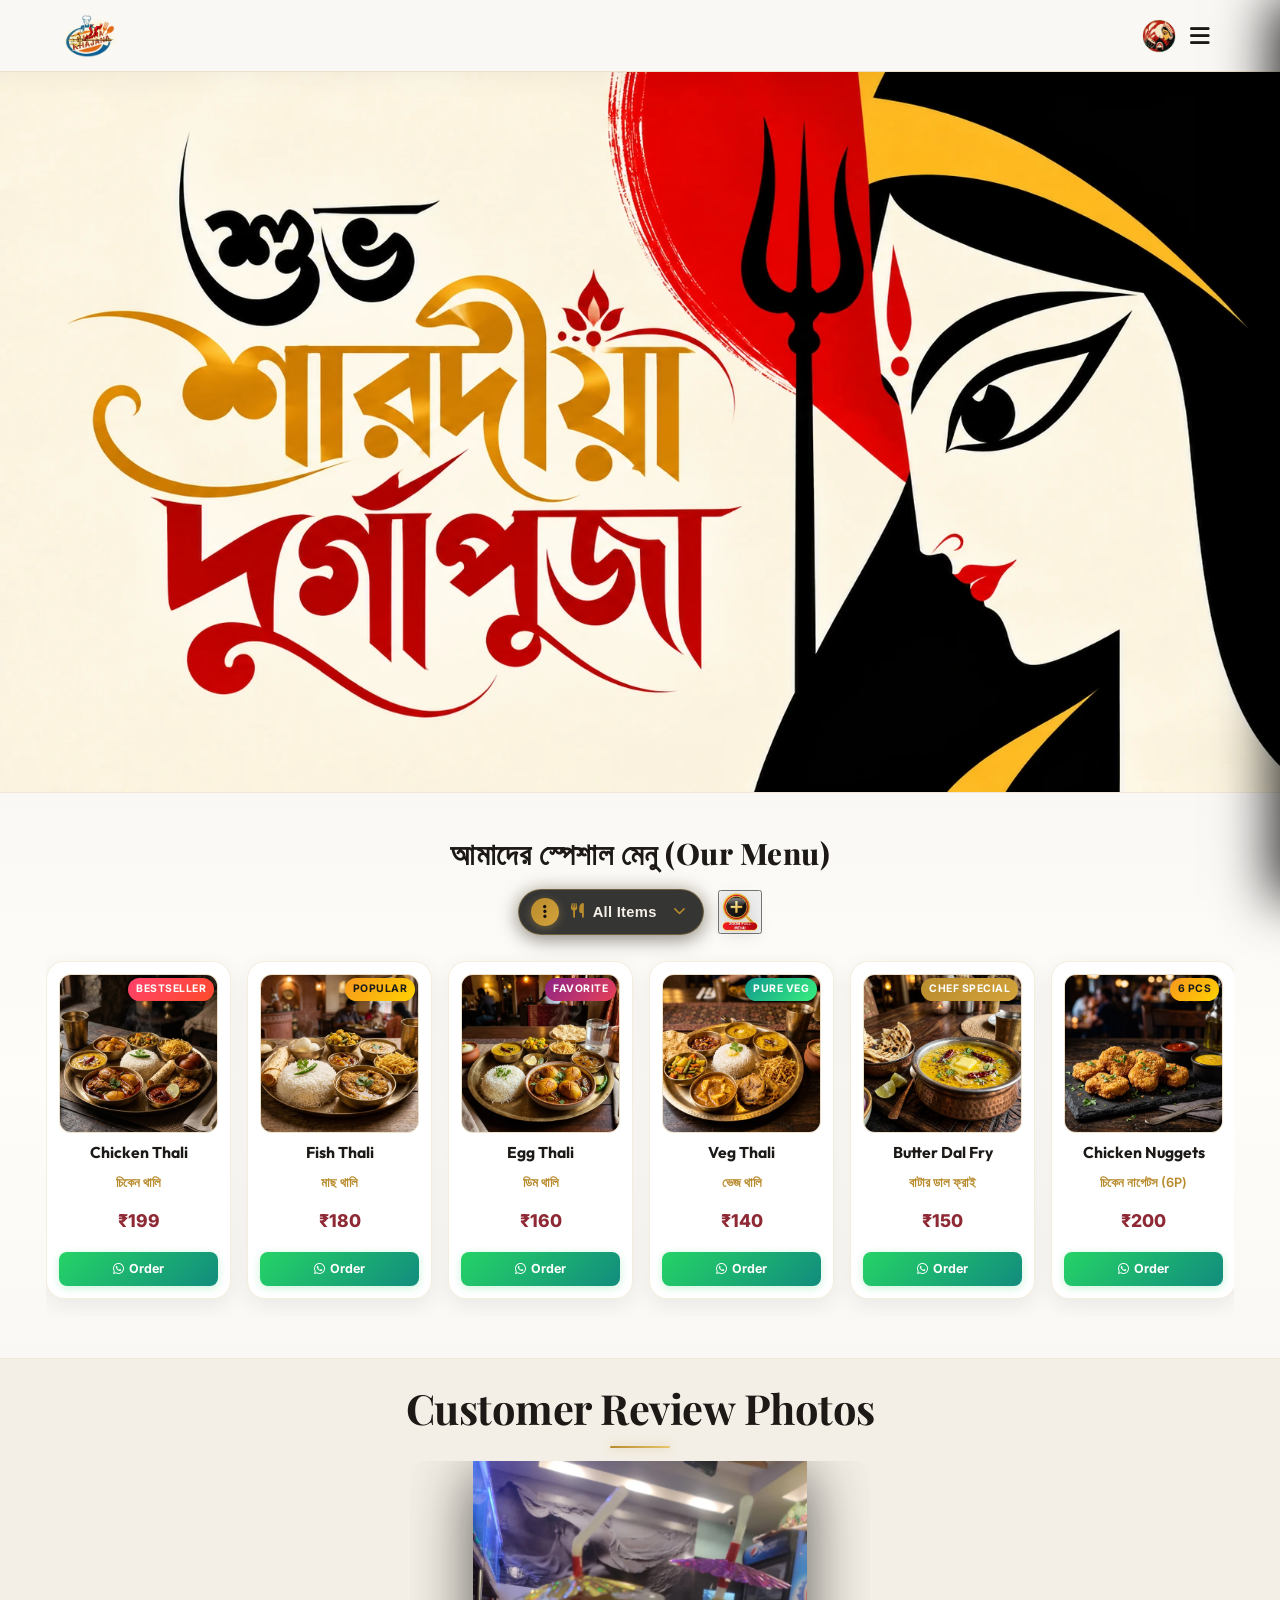
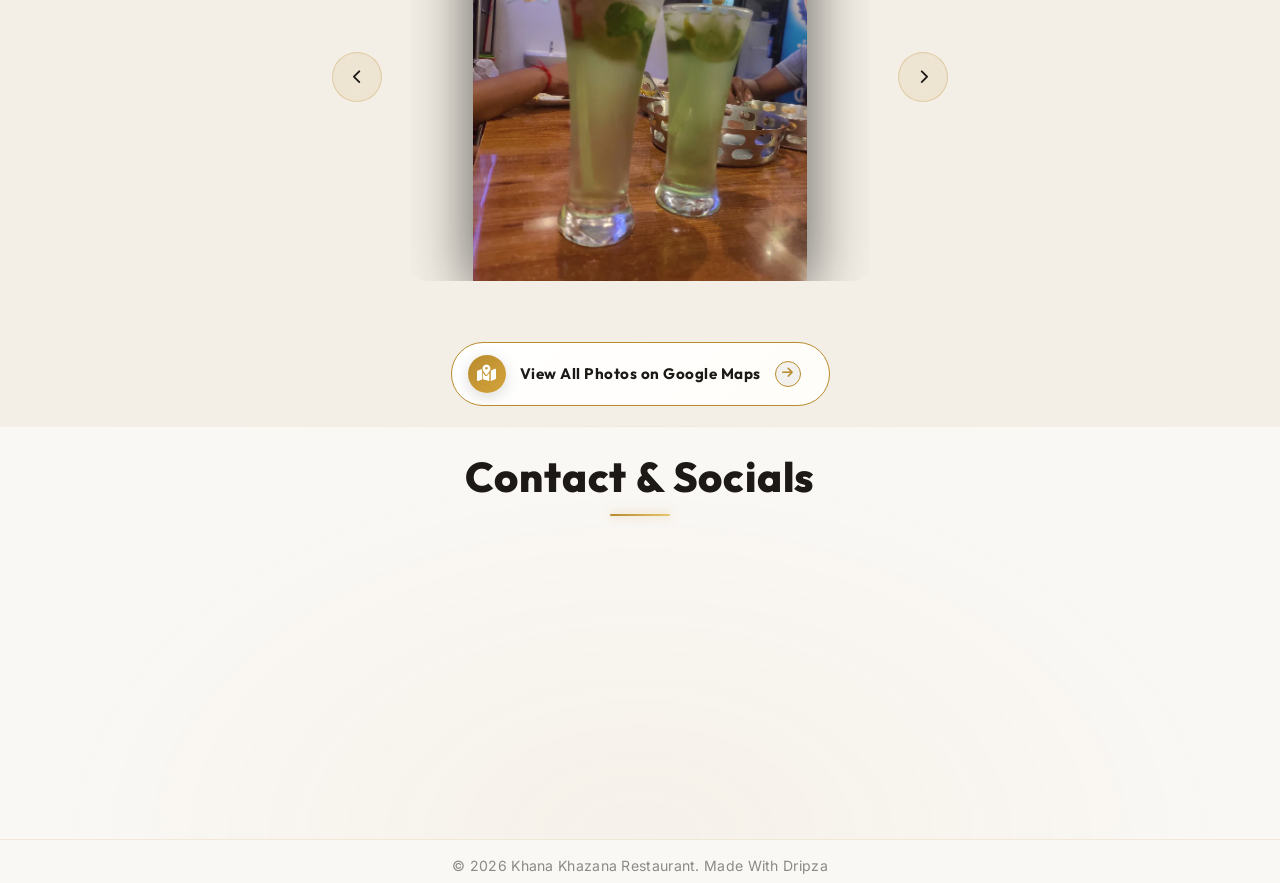
<file: index.html>
﻿<!DOCTYPE html>
<html lang="bn">
<head>
    <meta charset="UTF-8">
    <meta name="viewport" content="width=device-width, initial-scale=1.0">
    <title>Khana Khazana Restaurant</title>
    <link rel="icon" type="image/png" href="assets/khana_khazana_logo.webp">
    <link href="https://fonts.googleapis.com/css2?family=Playfair+Display:wght@400;600;700;800&family=Outfit:wght@300;400;600;800&family=Inter:wght@300;400;500;600&display=swap" rel="stylesheet">
    <link rel="stylesheet" href="https://cdnjs.cloudflare.com/ajax/libs/font-awesome/6.4.0/css/all.min.css">
    <link rel="stylesheet" href="styles.css?v=1.3">
</head>
<body class="no-scroll">
    <!-- Preloader Screen -->
    <div id="preloader">
        <div class="preloader-content">
            <h1 class="preloader-title">Welcome to <br><span class="highlight">Khana Khazana Restaurant</span></h1>
            <div class="preloader-loader">
                <div class="loader-bar"></div>
            </div>
        </div>
    </div>
    <!-- Navbar -->
    <nav class="navbar">
        <div class="logo-container">
            <img src="assets/khana_khazana_logo.webp" alt="Khana Khazana Restaurant Logo" class="logo-brand-img">
            <div class="logo-text-wrapper">
                <span class="animated-football-header" title="Mahalaya Special">
                    <img src="assets/durga_puja_web_run_icon.webp" alt="Mahalaya Run Icon" style="object-fit: contain; filter: drop-shadow(0 0 5px rgba(255, 215, 0, 0.6));">
                </span>
                <span class="logo-text">Khana Khazana Restaurant</span>
            </div>
        </div>
        <span class="rath-yatra-header-text">শুভ শারদীয়া দুর্গাপূজা</span>
        <ul class="nav-links">
            <li><a href="#home">Home</a></li>
            <li><a href="#menu">Menu</a></li>
            <li><a href="#reviews">Reviews</a></li>
            <li><a href="#contact">Contact</a></li>
        </ul>
        <div class="navbar-actions">
            <!-- Rakhi Purnima Button for Poster -->
            <button class="fifa-btn" id="open-promo-modal-direct-btn" title="Show Mahalaya Special Poster">
                <div class="fifa-container">
                    <div class="fifa-magic-ring"></div>
                    <img src="assets/durga_puja_web_icon.webp" alt="Mahalaya Special" class="fifa-svg" style="object-fit: contain;">
                </div>
            </button>
            
            <div class="hamburger">
                <i class="fas fa-bars"></i>
            </div>
        </div>
    </nav>

    <!-- Hero Section -->
    <section id="home" class="hero">
        <div class="hero-bg banner-box">
            <img src="assets/modern_durga_puja_greeting_banner.webp" alt="Durga Puja Festival Banner" class="active">
            <img src="assets/banner_1.webp" alt="Khana Khazana Restaurant Banner 1">
            <img src="assets/banner_2.webp" alt="Khana Khazana Restaurant Banner 2">
            <img src="assets/banner_3.webp" alt="Khana Khazana Restaurant Banner 3">
            <div class="overlay"></div>
        </div>
        <!-- Click/Hover Zones for Banner Control -->
        <div class="hero-nav-zone left-zone" title="Previous Image"></div>
        <div class="hero-nav-zone right-zone" title="Next Image"></div>
    </section>

                <!-- Digital Restaurant Menu Section -->
    <section id="menu" class="main-menu-section">
        <div class="menu-header-wrapper">
            <div class="menu-eyebrow-container">
                <span class="menu-eyebrow">আমাদের স্পেশাল মেনু (Our Menu)</span>
            </div>
        </div>

        <!-- Menu Category Filter Tabs -->
                <!-- Menu Category Filter Dropdown (Three-Dot Filter Menu) -->
        <!-- Menu Filter and Zoom Controls Row -->
        <div class="menu-filter-controls-row">
            <div class="menu-filter-dropdown-wrapper" id="main-menu-filter-dropdown-wrapper">
            <button type="button" class="menu-filter-dots-btn" id="main-menu-filter-dots-btn" aria-expanded="false" aria-haspopup="true" title="Filter Menu">
                <span class="three-dots-icon-box">
                    <i class="fas fa-ellipsis-v"></i>
                </span>
                <span class="current-filter-label" id="main-current-filter-label">
                    <i class="fas fa-utensils"></i>
                    <span>All Items</span>
                </span>
                <i class="fas fa-chevron-down filter-dropdown-arrow"></i>
            </button>

            <!-- Dropdown List of Category Filter Options -->
            <div class="menu-filter-dropdown-menu" id="main-menu-filter-dropdown-menu">
                <div class="menu-filter-dropdown-header">
                    <span><i class="fas fa-filter"></i> Filter Category</span>
                </div>
                <div class="menu-filter-dropdown-list">
                    <button type="button" class="menu-tab-btn active" data-category="all">
                        <span class="tab-btn-content">
                            <i class="fas fa-utensils tab-icon"></i>
                            <span class="tab-title">All Items</span>
                        </span>
                        <i class="fas fa-check active-indicator-icon"></i>
                    </button>
                    <button type="button" class="menu-tab-btn" data-category="thali">
                        <span class="tab-btn-content">
                            <i class="fas fa-bowl-rice tab-icon"></i>
                            <span class="tab-title">Bengali Thali</span>
                        </span>
                        <i class="fas fa-check active-indicator-icon"></i>
                    </button>
                    <button type="button" class="menu-tab-btn" data-category="snacks">
                        <span class="tab-btn-content">
                            <i class="fas fa-burger tab-icon"></i>
                            <span class="tab-title">Breakfast & Snacks</span>
                        </span>
                        <i class="fas fa-check active-indicator-icon"></i>
                    </button>
                    <button type="button" class="menu-tab-btn" data-category="beverages">
                        <span class="tab-btn-content">
                            <i class="fas fa-mug-hot tab-icon"></i>
                            <span class="tab-title">Tea & Coffee</span>
                        </span>
                        <i class="fas fa-check active-indicator-icon"></i>
                    </button>
                    <button type="button" class="menu-tab-btn" data-category="extras">
                        <span class="tab-btn-content">
                            <i class="fas fa-plate-wheat tab-icon"></i>
                            <span class="tab-title">Sides & Extras</span>
                        </span>
                        <i class="fas fa-check active-indicator-icon"></i>
                    </button>
                </div>
            </div>
        </div>

            <!-- Zoom Full Menu Button on Right Side of Filter -->
            <button type="button" class="menu-zoom-img-btn" id="open-full-menu-modal-btn" title="Open Complete Menu Card (সম্পূর্ণ মেনু)">
                    <img src="assets/zoom_full_menu_icon.webp" alt="Zoom Full Menu" class="zoom-full-menu-img">
                </button>
        </div>
        

        <!-- Menu Cards Horizontal Side-Scroll Wrapper -->
        <div class="main-menu-scroll-wrapper">
            <div class="main-menu-scroll-track" id="main-restaurant-menu-scroll">
                
                <!-- 1. Chicken Thali -->
                <div class="food-menu-card" data-category="thali">
                    <div class="food-card-badge bestseller">Bestseller</div>
                    <div class="food-card-img-box">
                        <img src="assets/menu_chicken_thali.webp" alt="Chicken Thali" loading="lazy">
                    </div>
                    <div class="food-card-body">
                        <h3 class="food-title">Chicken Thali</h3>
                        <span class="bengali-title">চিকেন থালি</span>
                        <span class="food-price">₹199</span>
                        <a href="https://wa.me/917047306737?text=Hi%20Khana%20Khazana%20Restaurant,%20I%20want%20to%20order%20Chicken%20Thali%20(₹199)" target="_blank" class="food-order-btn">
                            <i class="fab fa-whatsapp"></i> Order
                        </a>
                    </div>
                </div>

                <!-- 2. Fish Thali -->
                <div class="food-menu-card" data-category="thali">
                    <div class="food-card-badge popular">Popular</div>
                    <div class="food-card-img-box">
                        <img src="assets/menu_fish_thali.webp" alt="Fish Thali" loading="lazy">
                    </div>
                    <div class="food-card-body">
                        <h3 class="food-title">Fish Thali</h3>
                        <span class="bengali-title">মাছ থালি</span>
                        <span class="food-price">₹180</span>
                        <a href="https://wa.me/917047306737?text=Hi%20Khana%20Khazana%20Restaurant,%20I%20want%20to%20order%20Fish%20Thali%20(₹180)" target="_blank" class="food-order-btn">
                            <i class="fab fa-whatsapp"></i> Order
                        </a>
                    </div>
                </div>

                <!-- 3. Egg Thali -->
                <div class="food-menu-card" data-category="thali">
                    <div class="food-card-badge special">Favorite</div>
                    <div class="food-card-img-box">
                        <img src="assets/menu_egg_thali.webp" alt="Egg Thali" loading="lazy">
                    </div>
                    <div class="food-card-body">
                        <h3 class="food-title">Egg Thali</h3>
                        <span class="bengali-title">ডিম থালি</span>
                        <span class="food-price">₹160</span>
                        <a href="https://wa.me/917047306737?text=Hi%20Khana%20Khazana%20Restaurant,%20I%20want%20to%20order%20Egg%20Thali%20(₹160)" target="_blank" class="food-order-btn">
                            <i class="fab fa-whatsapp"></i> Order
                        </a>
                    </div>
                </div>

                <!-- 4. Veg Thali -->
                <div class="food-menu-card" data-category="thali">
                    <div class="food-card-badge pure-veg">Pure Veg</div>
                    <div class="food-card-img-box">
                        <img src="assets/menu_veg_thali.webp" alt="Veg Thali" loading="lazy">
                    </div>
                    <div class="food-card-body">
                        <h3 class="food-title">Veg Thali</h3>
                        <span class="bengali-title">ভেজ থালি</span>
                        <span class="food-price">₹140</span>
                        <a href="https://wa.me/917047306737?text=Hi%20Khana%20Khazana%20Restaurant,%20I%20want%20to%20order%20Veg%20Thali%20(₹140)" target="_blank" class="food-order-btn">
                            <i class="fab fa-whatsapp"></i> Order
                        </a>
                    </div>
                </div>

                <!-- 5. Butter Dal Fry -->
                <div class="food-menu-card" data-category="extras">
                    <div class="food-card-badge chef">Chef Special</div>
                    <div class="food-card-img-box">
                        <img src="assets/menu_butter_dal_fry.webp" alt="Butter Dal Fry" loading="lazy">
                    </div>
                    <div class="food-card-body">
                        <h3 class="food-title">Butter Dal Fry</h3>
                        <span class="bengali-title">বাটার ডাল ফ্রাই</span>
                        <span class="food-price">₹150</span>
                        <a href="https://wa.me/917047306737?text=Hi%20Khana%20Khazana%20Restaurant,%20I%20want%20to%20order%20Butter%20Dal%20Fry%20(₹150)" target="_blank" class="food-order-btn">
                            <i class="fab fa-whatsapp"></i> Order
                        </a>
                    </div>
                </div>

                <!-- 6. Chicken Nuggets -->
                <div class="food-menu-card" data-category="snacks">
                    <div class="food-card-badge popular">6 Pcs</div>
                    <div class="food-card-img-box">
                        <img src="assets/menu_chicken_nuggets.webp" alt="Chicken Nuggets" loading="lazy">
                    </div>
                    <div class="food-card-body">
                        <h3 class="food-title">Chicken Nuggets</h3>
                        <span class="bengali-title">চিকেন নাগেটস (6P)</span>
                        <span class="food-price">₹200</span>
                        <a href="https://wa.me/917047306737?text=Hi%20Khana%20Khazana%20Restaurant,%20I%20want%20to%20order%20Chicken%20Nuggets%20(₹200)" target="_blank" class="food-order-btn">
                            <i class="fab fa-whatsapp"></i> Order
                        </a>
                    </div>
                </div>

                <!-- 7. Aloo Tikki -->
                <div class="food-menu-card" data-category="snacks">
                    <div class="food-card-badge pure-veg">Big Size</div>
                    <div class="food-card-img-box">
                        <img src="assets/menu_aloo_tikki.webp" alt="Aloo Tikki Big Size" loading="lazy">
                    </div>
                    <div class="food-card-body">
                        <h3 class="food-title">Aloo Tikki 6P</h3>
                        <span class="bengali-title">আলু টিক্কি (6P)</span>
                        <span class="food-price">₹180</span>
                        <a href="https://wa.me/917047306737?text=Hi%20Khana%20Khazana%20Restaurant,%20I%20want%20to%20order%20Aloo%20Tikki%20(₹180)" target="_blank" class="food-order-btn">
                            <i class="fab fa-whatsapp"></i> Order
                        </a>
                    </div>
                </div>

                <!-- 8. Egg Maggie -->
                <div class="food-menu-card" data-category="snacks">
                    <div class="food-card-badge popular">Hot</div>
                    <div class="food-card-img-box">
                        <img src="assets/menu_egg_maggie.webp" alt="Egg Maggie" loading="lazy">
                    </div>
                    <div class="food-card-body">
                        <h3 class="food-title">Egg Maggie</h3>
                        <span class="bengali-title">এগ ম্যাগি</span>
                        <span class="food-price">₹80</span>
                        <a href="https://wa.me/917047306737?text=Hi%20Khana%20Khazana%20Restaurant,%20I%20want%20to%20order%20Egg%20Maggie%20(₹80)" target="_blank" class="food-order-btn">
                            <i class="fab fa-whatsapp"></i> Order
                        </a>
                    </div>
                </div>

                <!-- 9. Veg Maggie -->
                <div class="food-menu-card" data-category="snacks">
                    <div class="food-card-badge pure-veg">Veg</div>
                    <div class="food-card-img-box">
                        <img src="assets/menu_egg_maggie.webp" alt="Veg Maggie" loading="lazy">
                    </div>
                    <div class="food-card-body">
                        <h3 class="food-title">Veg Maggie</h3>
                        <span class="bengali-title">ভেজ ম্যাগি</span>
                        <span class="food-price">₹60</span>
                        <a href="https://wa.me/917047306737?text=Hi%20Khana%20Khazana%20Restaurant,%20I%20want%20to%20order%20Veg%20Maggie%20(₹60)" target="_blank" class="food-order-btn">
                            <i class="fab fa-whatsapp"></i> Order
                        </a>
                    </div>
                </div>

                <!-- 10. Bread Omelette -->
                <div class="food-menu-card" data-category="snacks">
                    <div class="food-card-badge special">Breakfast</div>
                    <div class="food-card-img-box">
                        <img src="assets/menu6.webp" alt="Bread Omelette Jam Butter" loading="lazy">
                    </div>
                    <div class="food-card-body">
                        <h3 class="food-title">Bread Omelette</h3>
                        <span class="bengali-title">ব্রেড ওমলেট / জ্যাম</span>
                        <span class="food-price">₹60</span>
                        <a href="https://wa.me/917047306737?text=Hi%20Khana%20Khazana%20Restaurant,%20I%20want%20to%20order%20Bread%20Omelette%20(₹60)" target="_blank" class="food-order-btn">
                            <i class="fab fa-whatsapp"></i> Order
                        </a>
                    </div>
                </div>

                <!-- 11. Chai & Coffee -->
                <div class="food-menu-card" data-category="beverages">
                    <div class="food-card-badge special">Hot</div>
                    <div class="food-card-img-box">
                        <img src="assets/menu_tea_coffee.webp" alt="Coffee" loading="lazy">
                    </div>
                    <div class="food-card-body">
                        <h3 class="food-title">Milk / Black Coffee</h3>
                        <span class="bengali-title">কফি (Min 2 Cup)</span>
                        <span class="food-price">₹50</span>
                        <a href="https://wa.me/917047306737?text=Hi%20Khana%20Khazana%20Restaurant,%20I%20want%20to%20order%20Coffee" target="_blank" class="food-order-btn">
                            <i class="fab fa-whatsapp"></i> Order
                        </a>
                    </div>
                </div>

                <!-- 12. Milk / Black Tea -->
                <div class="food-menu-card" data-category="beverages">
                    <div class="food-card-badge bestseller">Chai</div>
                    <div class="food-card-img-box">
                        <img src="assets/menu_tea_coffee.webp" alt="Tea" loading="lazy">
                    </div>
                    <div class="food-card-body">
                        <h3 class="food-title">Black / Milk Tea</h3>
                        <span class="bengali-title">চা (Min 2 Cup)</span>
                        <span class="food-price">₹25</span>
                        <a href="https://wa.me/917047306737?text=Hi%20Khana%20Khazana%20Restaurant,%20I%20want%20to%20order%20Tea" target="_blank" class="food-order-btn">
                            <i class="fab fa-whatsapp"></i> Order
                        </a>
                    </div>
                </div>

                <!-- 13. Green Tea -->
                <div class="food-menu-card" data-category="beverages">
                    <div class="food-card-badge pure-veg">Healthy</div>
                    <div class="food-card-img-box">
                        <img src="assets/menu_tea_coffee.webp" alt="Green Tea" loading="lazy">
                    </div>
                    <div class="food-card-body">
                        <h3 class="food-title">Green Tea</h3>
                        <span class="bengali-title">গ্রিন টি (Min 2 Cup)</span>
                        <span class="food-price">₹40</span>
                        <a href="https://wa.me/917047306737?text=Hi%20Khana%20Khazana%20Restaurant,%20I%20want%20to%20order%20Green%20Tea" target="_blank" class="food-order-btn">
                            <i class="fab fa-whatsapp"></i> Order
                        </a>
                    </div>
                </div>

                <!-- 14. Extra Chicken 4P -->
                <div class="food-menu-card" data-category="extras">
                    <div class="food-card-badge popular">4 Pcs</div>
                    <div class="food-card-img-box">
                        <img src="assets/menu_chicken_thali.webp" alt="Extra Chicken" loading="lazy">
                    </div>
                    <div class="food-card-body">
                        <h3 class="food-title">Extra Chicken (4P)</h3>
                        <span class="bengali-title">চিকেন কারি (4P)</span>
                        <span class="food-price">₹180</span>
                        <a href="https://wa.me/917047306737?text=Hi%20Khana%20Khazana%20Restaurant,%20I%20want%20to%20order%20Extra%20Chicken%204P%20(₹180)" target="_blank" class="food-order-btn">
                            <i class="fab fa-whatsapp"></i> Order
                        </a>
                    </div>
                </div>

                <!-- 15. Extra Mutton 1P -->
                <div class="food-menu-card" data-category="extras">
                    <div class="food-card-badge special">Special</div>
                    <div class="food-card-img-box">
                        <img src="assets/menu3.webp" alt="Extra Mutton" loading="lazy">
                    </div>
                    <div class="food-card-body">
                        <h3 class="food-title">Extra Mutton (1P)</h3>
                        <span class="bengali-title">মটন (স্পেশাল অর্ডার)</span>
                        <span class="food-price">₹80</span>
                        <a href="https://wa.me/917047306737?text=Hi%20Khana%20Khazana%20Restaurant,%20I%20want%20to%20order%20Extra%20Mutton%20(₹80)" target="_blank" class="food-order-btn">
                            <i class="fab fa-whatsapp"></i> Order
                        </a>
                    </div>
                </div>

                <!-- 16. Extra Fish 1P -->
                <div class="food-menu-card" data-category="extras">
                    <div class="food-card-badge popular">1 Pc</div>
                    <div class="food-card-img-box">
                        <img src="assets/menu_fish_thali.webp" alt="Extra Fish" loading="lazy">
                    </div>
                    <div class="food-card-body">
                        <h3 class="food-title">Extra Fish (1P)</h3>
                        <span class="bengali-title">মাছ ১ পিস</span>
                        <span class="food-price">₹80</span>
                        <a href="https://wa.me/917047306737?text=Hi%20Khana%20Khazana%20Restaurant,%20I%20want%20to%20order%20Extra%20Fish%20(₹80)" target="_blank" class="food-order-btn">
                            <i class="fab fa-whatsapp"></i> Order
                        </a>
                    </div>
                </div>

                <!-- 17. Green Salad -->
                <div class="food-menu-card" data-category="extras">
                    <div class="food-card-badge pure-veg">Fresh</div>
                    <div class="food-card-img-box">
                        <img src="assets/menu_veg_thali.webp" alt="Green Salad" loading="lazy">
                    </div>
                    <div class="food-card-body">
                        <h3 class="food-title">Green Salad</h3>
                        <span class="bengali-title">গ্রিন স্যালাড</span>
                        <span class="food-price">₹100</span>
                        <a href="https://wa.me/917047306737?text=Hi%20Khana%20Khazana%20Restaurant,%20I%20want%20to%20order%20Green%20Salad%20(₹100)" target="_blank" class="food-order-btn">
                            <i class="fab fa-whatsapp"></i> Order
                        </a>
                    </div>
                </div>

                <!-- 18. Extra Egg (2P) -->
                <div class="food-menu-card" data-category="extras">
                    <div class="food-card-badge special">2 Pcs</div>
                    <div class="food-card-img-box">
                        <img src="assets/menu_egg_thali.webp" alt="Extra Egg 2P" loading="lazy">
                    </div>
                    <div class="food-card-body">
                        <h3 class="food-title">Extra Egg (2P)</h3>
                        <span class="bengali-title">ডিম (২ পিস)</span>
                        <span class="food-price">₹50</span>
                        <a href="https://wa.me/917047306737?text=Hi%20Khana%20Khazana%20Restaurant,%20I%20want%20to%20order%20Extra%20Egg%202P%20(₹50)" target="_blank" class="food-order-btn">
                            <i class="fab fa-whatsapp"></i> Order
                        </a>
                    </div>
                </div>

                <!-- 19. Extra Rice -->
                <div class="food-menu-card" data-category="extras">
                    <div class="food-card-badge popular">1 Plate</div>
                    <div class="food-card-img-box">
                        <img src="assets/menu_veg_thali.webp" alt="Extra Rice" loading="lazy">
                    </div>
                    <div class="food-card-body">
                        <h3 class="food-title">Extra Rice</h3>
                        <span class="bengali-title">এক্সট্রা ভাত</span>
                        <span class="food-price">₹50</span>
                        <a href="https://wa.me/917047306737?text=Hi%20Khana%20Khazana%20Restaurant,%20I%20want%20to%20order%20Extra%20Rice%20(₹50)" target="_blank" class="food-order-btn">
                            <i class="fab fa-whatsapp"></i> Order
                        </a>
                    </div>
                </div>

                <!-- 20. Extra Misti / Papad / Roti -->
                <div class="food-menu-card" data-category="extras">
                    <div class="food-card-badge pure-veg">Per Pc</div>
                    <div class="food-card-img-box">
                        <img src="assets/menu2.webp" alt="Extra Misti Papad Roti" loading="lazy">
                    </div>
                    <div class="food-card-body">
                        <h3 class="food-title">Extra Misti / Papad / Roti</h3>
                        <span class="bengali-title">মিষ্টি / পাঁপড় / রুটি</span>
                        <span class="food-price">₹10</span>
                        <a href="https://wa.me/917047306737?text=Hi%20Khana%20Khazana%20Restaurant,%20I%20want%20to%20order%20Extra%20Misti%20Papad%20Roti%20(₹10)" target="_blank" class="food-order-btn">
                            <i class="fab fa-whatsapp"></i> Order
                        </a>
                    </div>
                </div>

                <!-- 21. Extra Sabji / Dal / Vaji -->
                <div class="food-menu-card" data-category="extras">
                    <div class="food-card-badge pure-veg">Side Bowl</div>
                    <div class="food-card-img-box">
                        <img src="assets/menu_butter_dal_fry.webp" alt="Extra Sabji Dal Vaji" loading="lazy">
                    </div>
                    <div class="food-card-body">
                        <h3 class="food-title">Extra Sabji / Dal / Vaji</h3>
                        <span class="bengali-title">সবজি / ডাল / ভাজি</span>
                        <span class="food-price">₹30</span>
                        <a href="https://wa.me/917047306737?text=Hi%20Khana%20Khazana%20Restaurant,%20I%20want%20to%20order%20Extra%20Sabji%20Dal%20Vaji%20(₹30)" target="_blank" class="food-order-btn">
                            <i class="fab fa-whatsapp"></i> Order
                        </a>
                    </div>
                </div>

                <!-- 18. Water Bottle -->
                <div class="food-menu-card" data-category="beverages">
                    <div class="food-card-badge pure-veg">Mineral</div>
                    <div class="food-card-img-box">
                        <img src="assets/menu5.webp" alt="Water Bottle" loading="lazy">
                    </div>
                    <div class="food-card-body">
                        <h3 class="food-title">Water Bottle</h3>
                        <span class="bengali-title">জল 1L / 2L</span>
                        <span class="food-price">₹20 / ₹30</span>
                        <a href="https://wa.me/917047306737?text=Hi%20Khana%20Khazana%20Restaurant,%20I%20want%20to%20order%20Water%20Bottle" target="_blank" class="food-order-btn">
                            <i class="fab fa-whatsapp"></i> Order
                        </a>
                    </div>
                </div>

            </div>
        </div>
    </section>

    <!-- Reviews Section (Photo Gallery) -->
    <section id="reviews" class="reviews-section">
        <h2 class="section-title">Customer Review Photos</h2>
        <div class="reviews-slider-container">
            <div class="reviews-slider">
                <div class="review-slide active">
                    <img src="assets/review_1.webp" alt="Customer Review 1">
                </div>
                <div class="review-slide">
                    <img src="assets/review_2.webp" alt="Customer Review 2">
                </div>
                <div class="review-slide">
                    <img src="assets/review_3.webp" alt="Customer Review 3">
                </div>
                <div class="review-slide">
                    <img src="assets/review_4.webp" alt="Customer Review 4">
                </div>
                <div class="review-slide">
                    <img src="assets/review_5.webp" alt="Customer Review 5">
                </div>
                <div class="review-slide">
                    <img src="assets/review_6.webp" alt="Customer Review 6">
                </div>
                <div class="review-slide">
                    <img src="assets/review_7.webp" alt="Customer Review 7">
                </div>
                <div class="review-slide">
                    <img src="assets/review_8.webp" alt="Customer Review 8">
                </div>
                <div class="review-slide">
                    <img src="assets/review_9.webp" alt="Customer Review 9">
                </div>
                <div class="review-slide">
                    <img src="assets/review_10.webp" alt="Customer Review 10">
                </div>
                <div class="review-slide">
                    <img src="assets/review_11.webp" alt="Customer Review 11">
                </div>
                <div class="review-slide">
                    <img src="assets/review_12.webp" alt="Customer Review 12">
                </div>
                <div class="review-slide">
                    <img src="assets/review_13.webp" alt="Customer Review 13">
                </div>
                <div class="review-slide">
                    <img src="assets/review_14.webp" alt="Customer Review 14">
                </div>
                <div class="review-slide">
                    <img src="assets/review_15.webp" alt="Customer Review 15">
                </div>
                <div class="review-slide">
                    <img src="assets/review_16.webp" alt="Customer Review 16">
                </div>
                <div class="review-slide">
                    <img src="assets/review_17.webp" alt="Customer Review 17">
                </div>
                <div class="review-slide">
                    <img src="assets/review_18.webp" alt="Customer Review 18">
                </div>
                <div class="review-slide">
                    <img src="assets/review_19.webp" alt="Customer Review 19">
                </div>
                <div class="review-slide">
                    <img src="assets/review_20.webp" alt="Customer Review 20">
                </div>
                <div class="review-slide">
                    <img src="assets/review_21.webp" alt="Customer Review 21">
                </div>
                <div class="review-slide">
                    <img src="assets/review_22.webp" alt="Customer Review 22">
                </div>
                <div class="review-slide">
                    <img src="assets/review_23.webp" alt="Customer Review 23">
                </div>
                <div class="review-slide">
                    <img src="assets/review_24.webp" alt="Customer Review 24">
                </div>
                <div class="review-slide">
                    <img src="assets/review_25.webp" alt="Customer Review 25">
                </div>
                <div class="review-slide">
                    <img src="assets/review_26.webp" alt="Customer Review 26">
                </div>
                <div class="review-slide">
                    <img src="assets/review_27.webp" alt="Customer Review 27">
                </div>
                <div class="review-slide">
                    <img src="assets/review_28.webp" alt="Customer Review 28">
                </div>
                <div class="review-slide">
                    <img src="assets/review_29.webp" alt="Customer Review 29">
                </div>
                <div class="review-slide">
                    <img src="assets/review_30.webp" alt="Customer Review 30">
                </div>
                <div class="review-slide">
                    <img src="assets/review_31.webp" alt="Customer Review 31">
                </div>
                <div class="review-slide">
                    <img src="assets/review_32.webp" alt="Customer Review 32">
                </div>
                <div class="review-slide">
                    <img src="assets/review_33.webp" alt="Customer Review 33">
                </div>
                <div class="review-slide">
                    <img src="assets/review_34.webp" alt="Customer Review 34">
                </div>
                <div class="review-slide">
                    <img src="assets/review_35.webp" alt="Customer Review 35">
                </div>
                <div class="review-slide">
                    <img src="assets/review_36.webp" alt="Customer Review 36">
                </div>
                <div class="review-slide">
                    <img src="assets/review_37.webp" alt="Customer Review 37">
                </div>
                <div class="review-slide">
                    <img src="assets/review_38.webp" alt="Customer Review 38">
                </div>
                <div class="review-slide">
                    <img src="assets/review_39.webp" alt="Customer Review 39">
                </div>
                <div class="review-slide">
                    <img src="assets/review_40.webp" alt="Customer Review 40">
                </div>
                <div class="review-slide">
                    <img src="assets/review_41.webp" alt="Customer Review 41">
                </div>
                <div class="review-slide">
                    <img src="assets/review_42.webp" alt="Customer Review 42">
                </div>
                <div class="review-slide">
                    <img src="assets/review_43.webp" alt="Customer Review 43">
                </div>
                <div class="review-slide">
                    <img src="assets/review_44.webp" alt="Customer Review 44">
                </div>
                <div class="review-slide">
                    <img src="assets/review_45.webp" alt="Customer Review 45">
                </div>
                <div class="review-slide">
                    <img src="assets/review_46.webp" alt="Customer Review 46">
                </div>
                <div class="review-slide">
                    <img src="assets/review_47.webp" alt="Customer Review 47">
                </div>
                <div class="review-slide">
                    <img src="assets/review_48.webp" alt="Customer Review 48">
                </div>
                <div class="review-slide">
                    <img src="assets/review_49.webp" alt="Customer Review 49">
                </div>
            </div>
            
            <!-- Slider Controls -->
            <button class="slider-btn prev-btn"><i class="fas fa-chevron-left"></i></button>
            <button class="slider-btn next-btn"><i class="fas fa-chevron-right"></i></button>
            
            <!-- Slider Dots -->
            <div class="slider-dots">
            </div>
        </div>
        <div style="text-align: center; margin-top: 3rem;">
            <div class="reviews-cta-wrapper">
            <a href="https://maps.app.goo.gl/HpdtB9g4tZ5MCsVc8" target="_blank" class="modern-maps-btn" title="Open Google Maps Gallery">
                <span class="maps-icon-badge"><i class="fas fa-map-marked-alt"></i></span>
                <span class="maps-btn-text">View All Photos on Google Maps</span>
                <span class="maps-arrow-circle"><i class="fas fa-arrow-right"></i></span>
            </a>
        </div>
        </div>
    </section>

    <!-- Contact & Footer -->
    <section id="contact" class="contact-section">
        <h2 class="section-title">Contact & Socials</h2>
        <div class="contact-container glassmorphism">
            <div class="contact-info">
                <h2>Visit Us</h2>
                <div class="info-item">
                    <a href="https://maps.app.goo.gl/8bCSzB2uWoEED5q59" target="_blank" style="color: inherit; text-decoration: none; display: flex; align-items: center; gap: 15px;">
                        <i class="fas fa-map-marker-alt"></i>
                        <p>C948+GVG, Netaji Subhas Road, Nabadwip, West Bengal 741302</p>
                    </a>
                </div>
                <div class="info-item">
                    <i class="fas fa-phone-alt"></i>
                    <p>+91 7047306737</p>
                </div>
                <div class="info-item">
                    <i class="fas fa-envelope"></i>
                    <p>hello@khanakhazanarestaurant.com</p>
                </div>
            </div>
            <div class="social-links">
                <h2>Follow Us</h2>
                <div class="social-icons">
                    <a href="#" class="social-icon"><i class="fab fa-instagram"></i></a>
                    <a href="#" class="social-icon"><i class="fab fa-facebook-f"></i></a>
                    <a href="#" class="social-icon"><i class="fab fa-youtube"></i></a>
                    <a href="https://wa.me/917047306737" target="_blank" class="social-icon"><i class="fab fa-whatsapp"></i></a>
                    <a href="https://maps.app.goo.gl/8bCSzB2uWoEED5q59" target="_blank" class="social-icon"><i class="fas fa-map-marker-alt"></i></a>
                </div>
            </div>
        </div>
    </section>

    <footer>
        <p>&copy; 2026 Khana Khazana Restaurant. Made With Dripza</p>
    </footer>



    <!-- Full Menu Interactive Modal -->
    <div class="full-menu-modal" id="full-menu-modal" aria-hidden="true">
        <div class="full-menu-modal-overlay" id="full-menu-modal-overlay"></div>
        <div class="full-menu-modal-container">
            <!-- Modal Sticky Top Header Container (Header + Hero Title + Search + Category Tabs) -->
            <div class="full-menu-modal-top-section">
                <!-- Modal Header -->
                <div class="full-menu-modal-header">
                    <div class="full-menu-modal-header-left">
                        <button class="menu-modal-close-btn" id="close-full-menu-modal-btn" aria-label="Close Full Menu">
                            <i class="fas fa-arrow-left"></i> <span>Back</span>
                        </button>
                        <div class="full-menu-modal-title">
                            Khana Khazana Restaurant
                        </div>
                    </div>
                    <div class="full-menu-modal-header-right">
                        <a href="#modal-order-timings" class="menu-modal-timing-btn" id="modal-timing-btn" title="Order Timings">
                            <i class="fas fa-clock"></i> <span>Timings</span>
                        </a>
                        <a href="tel:917047306737" class="menu-modal-call-btn">
                            <i class="fas fa-phone-alt"></i> <span>917047306737</span>
                        </a>
                        <button class="menu-modal-close-icon-btn" id="close-full-menu-icon-btn" aria-label="Close">
                            <i class="fas fa-times"></i>
                        </button>
                    </div>
                </div>

                <!-- Modal Hero Header -->
                <div class="full-menu-hero">
                    <h1>Complete Menu Card <span class="bengali-heading">আমাদের সম্পূর্ণ ডিজিটাল মেনু</span></h1>
                </div>

                <!-- Search Bar & Category Filter Tabs -->
                <div class="menu-control-bar">
                    

                    <!-- Modal Category Filter Dropdown (Three-Dot Filter Menu) -->
                    <div class="menu-filter-dropdown-wrapper" id="modal-menu-filter-dropdown-wrapper">
            <button type="button" class="menu-filter-dots-btn" id="modal-menu-filter-dots-btn" aria-expanded="false" aria-haspopup="true" title="Filter Menu">
                <span class="three-dots-icon-box">
                    <i class="fas fa-ellipsis-v"></i>
                </span>
                <span class="current-filter-label" id="modal-current-filter-label">
                    <i class="fas fa-utensils"></i>
                    <span>All Items</span>
                </span>
                <i class="fas fa-chevron-down filter-dropdown-arrow"></i>
            </button>

            <!-- Dropdown List of Category Filter Options -->
            <div class="menu-filter-dropdown-menu" id="modal-menu-filter-dropdown-menu">
                <div class="menu-filter-dropdown-header">
                    <span><i class="fas fa-filter"></i> Filter Category</span>
                </div>
                <div class="menu-filter-dropdown-list">
                    <button type="button" class="menu-tab-btn active" data-category="all">
                        <span class="tab-btn-content">
                            <i class="fas fa-utensils tab-icon"></i>
                            <span class="tab-title">All Items</span>
                        </span>
                        <i class="fas fa-check active-indicator-icon"></i>
                    </button>
                    <button type="button" class="menu-tab-btn" data-category="thali">
                        <span class="tab-btn-content">
                            <i class="fas fa-bowl-rice tab-icon"></i>
                            <span class="tab-title">Bengali Thali</span>
                        </span>
                        <i class="fas fa-check active-indicator-icon"></i>
                    </button>
                    <button type="button" class="menu-tab-btn" data-category="snacks">
                        <span class="tab-btn-content">
                            <i class="fas fa-burger tab-icon"></i>
                            <span class="tab-title">Breakfast & Snacks</span>
                        </span>
                        <i class="fas fa-check active-indicator-icon"></i>
                    </button>
                    <button type="button" class="menu-tab-btn" data-category="beverages">
                        <span class="tab-btn-content">
                            <i class="fas fa-mug-hot tab-icon"></i>
                            <span class="tab-title">Tea & Coffee</span>
                        </span>
                        <i class="fas fa-check active-indicator-icon"></i>
                    </button>
                    <button type="button" class="menu-tab-btn" data-category="extras">
                        <span class="tab-btn-content">
                            <i class="fas fa-plate-wheat tab-icon"></i>
                            <span class="tab-title">Sides & Extras</span>
                        </span>
                        <i class="fas fa-check active-indicator-icon"></i>
                    </button>
                </div>
            </div>
                </div>

                    <div class="search-box-wrapper">
                        <i class="fas fa-search"></i>
                        <input type="text" id="modal-menu-search-input" placeholder="খাবারের নাম লিখে খুঁজুন (Search dishes...)" autocomplete="off" enterkeyhint="search">
                        <button type="button" id="modal-menu-search-clear" class="search-clear-btn" aria-label="Clear search" title="à¦®à§à¦›à§‡ à¦«à§‡à¦²à§à¦¨ (Clear)">
                            <i class="fas fa-times"></i>
                        </button>
                    </div>
            </div>
            </div>

            <div class="full-menu-modal-body">
                <!-- Complete Menu Card Grid -->
                <div class="compact-menu-grid-container">
                    <div class="compact-grid" id="modal-full-menu-grid">

                        <!-- 1. Chicken Thali -->
                        <div class="food-menu-card" data-category="thali" data-keywords="chicken thali murgi murgir mangsho rice dal sabji thali">
                            <div class="food-card-badge bestseller">Bestseller</div>
                            <div class="food-card-img-box">
                                <img src="assets/menu_chicken_thali.webp" alt="Chicken Thali" loading="lazy">
                            </div>
                            <div class="food-card-body">
                                <h3 class="food-title">Chicken Thali</h3>
                                <span class="bengali-title">চিকেন থালি</span>
                                <span class="food-price">₹199</span>
                                <a href="https://wa.me/917047306737?text=Hi%20Khana%20Khazana%20Restaurant,%20I%20want%20to%20order%20Chicken%20Thali%20(₹199)" target="_blank" class="food-order-btn">
                                    <i class="fab fa-whatsapp"></i> Order
                                </a>
                            </div>
                        </div>

                        <!-- 2. Fish Thali -->
                        <div class="food-menu-card" data-category="thali" data-keywords="fish thali macher thali mach jhol rui katla rice dal thali">
                            <div class="food-card-badge popular">Popular</div>
                            <div class="food-card-img-box">
                                <img src="assets/menu_fish_thali.webp" alt="Fish Thali" loading="lazy">
                            </div>
                            <div class="food-card-body">
                                <h3 class="food-title">Fish Thali</h3>
                                <span class="bengali-title">মাছ থালি</span>
                                <span class="food-price">₹180</span>
                                <a href="https://wa.me/917047306737?text=Hi%20Khana%20Khazana%20Restaurant,%20I%20want%20to%20order%20Fish%20Thali%20(₹180)" target="_blank" class="food-order-btn">
                                    <i class="fab fa-whatsapp"></i> Order
                                </a>
                            </div>
                        </div>

                        <!-- 3. Egg Thali -->
                        <div class="food-menu-card" data-category="thali" data-keywords="egg thali dimer thali dim kosha rice dal thali">
                            <div class="food-card-badge special">Favorite</div>
                            <div class="food-card-img-box">
                                <img src="assets/menu_egg_thali.webp" alt="Egg Thali" loading="lazy">
                            </div>
                            <div class="food-card-body">
                                <h3 class="food-title">Egg Thali</h3>
                                <span class="bengali-title">ডিম থালি</span>
                                <span class="food-price">₹160</span>
                                <a href="https://wa.me/917047306737?text=Hi%20Khana%20Khazana%20Restaurant,%20I%20want%20to%20order%20Egg%20Thali%20(₹160)" target="_blank" class="food-order-btn">
                                    <i class="fab fa-whatsapp"></i> Order
                                </a>
                            </div>
                        </div>

                        <!-- 4. Veg Thali -->
                        <div class="food-menu-card" data-category="thali" data-keywords="veg thali niramish thali paneer dal sabji rice mishti doi">
                            <div class="food-card-badge pure-veg">Pure Veg</div>
                            <div class="food-card-img-box">
                                <img src="assets/menu_veg_thali.webp" alt="Veg Thali" loading="lazy">
                            </div>
                            <div class="food-card-body">
                                <h3 class="food-title">Veg Thali</h3>
                                <span class="bengali-title">ভেজ থালি</span>
                                <span class="food-price">₹140</span>
                                <a href="https://wa.me/917047306737?text=Hi%20Khana%20Khazana%20Restaurant,%20I%20want%20to%20order%20Veg%20Thali%20(₹140)" target="_blank" class="food-order-btn">
                                    <i class="fab fa-whatsapp"></i> Order
                                </a>
                            </div>
                        </div>

                        <!-- 5. Butter Dal Fry -->
                        <div class="food-menu-card" data-category="extras" data-keywords="butter dal fry yellow dal tadka veg">
                            <div class="food-card-badge chef">Chef Special</div>
                            <div class="food-card-img-box">
                                <img src="assets/menu_butter_dal_fry.webp" alt="Butter Dal Fry" loading="lazy">
                            </div>
                            <div class="food-card-body">
                                <h3 class="food-title">Butter Dal Fry</h3>
                                <span class="bengali-title">বাটার ডাল ফ্রাই</span>
                                <span class="food-price">₹150</span>
                                <a href="https://wa.me/917047306737?text=Hi%20Khana%20Khazana%20Restaurant,%20I%20want%20to%20order%20Butter%20Dal%20Fry%20(₹150)" target="_blank" class="food-order-btn">
                                    <i class="fab fa-whatsapp"></i> Order
                                </a>
                            </div>
                        </div>

                        <!-- 6. Chicken Nuggets (6P) -->
                        <div class="food-menu-card" data-category="snacks" data-keywords="chicken nuggets 6p fried snacks non-veg">
                            <div class="food-card-badge popular">6 Pcs</div>
                            <div class="food-card-img-box">
                                <img src="assets/menu_chicken_nuggets.webp" alt="Chicken Nuggets" loading="lazy">
                            </div>
                            <div class="food-card-body">
                                <h3 class="food-title">Chicken Nuggets</h3>
                                <span class="bengali-title">চিকেন নাগেটস (6P)</span>
                                <span class="food-price">₹200</span>
                                <a href="https://wa.me/917047306737?text=Hi%20Khana%20Khazana%20Restaurant,%20I%20want%20to%20order%20Chicken%20Nuggets%20(₹200)" target="_blank" class="food-order-btn">
                                    <i class="fab fa-whatsapp"></i> Order
                                </a>
                            </div>
                        </div>

                        <!-- 7. Aloo Tikki Big Size (6P) -->
                        <div class="food-menu-card" data-category="snacks" data-keywords="aloo tikki potato cutlet snacks big size veg">
                            <div class="food-card-badge pure-veg">Big Size</div>
                            <div class="food-card-img-box">
                                <img src="assets/menu_aloo_tikki.webp" alt="Aloo Tikki Big Size" loading="lazy">
                            </div>
                            <div class="food-card-body">
                                <h3 class="food-title">Aloo Tikki 6P</h3>
                                <span class="bengali-title">আলু টিক্কি (6P)</span>
                                <span class="food-price">₹180</span>
                                <a href="https://wa.me/917047306737?text=Hi%20Khana%20Khazana%20Restaurant,%20I%20want%20to%20order%20Aloo%20Tikki%20(₹180)" target="_blank" class="food-order-btn">
                                    <i class="fab fa-whatsapp"></i> Order
                                </a>
                            </div>
                        </div>

                        <!-- 8. Egg Maggie -->
                        <div class="food-menu-card" data-category="snacks" data-keywords="egg maggie noodles masala snacks">
                            <div class="food-card-badge popular">Hot</div>
                            <div class="food-card-img-box">
                                <img src="assets/menu_egg_maggie.webp" alt="Egg Maggie" loading="lazy">
                            </div>
                            <div class="food-card-body">
                                <h3 class="food-title">Egg Maggie</h3>
                                <span class="bengali-title">এগ ম্যাগি</span>
                                <span class="food-price">₹80</span>
                                <a href="https://wa.me/917047306737?text=Hi%20Khana%20Khazana%20Restaurant,%20I%20want%20to%20order%20Egg%20Maggie%20(₹80)" target="_blank" class="food-order-btn">
                                    <i class="fab fa-whatsapp"></i> Order
                                </a>
                            </div>
                        </div>

                        <!-- 9. Veg Maggie -->
                        <div class="food-menu-card" data-category="snacks" data-keywords="veg maggie masala noodles snacks vegetarian">
                            <div class="food-card-badge pure-veg">Veg</div>
                            <div class="food-card-img-box">
                                <img src="assets/menu_egg_maggie.webp" alt="Veg Maggie" loading="lazy">
                            </div>
                            <div class="food-card-body">
                                <h3 class="food-title">Veg Maggie</h3>
                                <span class="bengali-title">ভেজ ম্যাগি</span>
                                <span class="food-price">₹60</span>
                                <a href="https://wa.me/917047306737?text=Hi%20Khana%20Khazana%20Restaurant,%20I%20want%20to%20order%20Veg%20Maggie%20(₹60)" target="_blank" class="food-order-btn">
                                    <i class="fab fa-whatsapp"></i> Order
                                </a>
                            </div>
                        </div>

                        <!-- 10. Bread Omelette / Jam / Butter -->
                        <div class="food-menu-card" data-category="snacks" data-keywords="bread omelette jam butter breakfast toast egg">
                            <div class="food-card-badge special">Breakfast</div>
                            <div class="food-card-img-box">
                                <img src="assets/menu6.webp" alt="Bread Omelette Jam Butter" loading="lazy">
                            </div>
                            <div class="food-card-body">
                                <h3 class="food-title">Bread Omelette</h3>
                                <span class="bengali-title">ব্রেড ওমলেট / জ্যাম</span>
                                <span class="food-price">₹60</span>
                                <a href="https://wa.me/917047306737?text=Hi%20Khana%20Khazana%20Restaurant,%20I%20want%20to%20order%20Bread%20Omelette%20(₹60)" target="_blank" class="food-order-btn">
                                    <i class="fab fa-whatsapp"></i> Order
                                </a>
                            </div>
                        </div>

                        <!-- 11. Milk / Black Coffee -->
                        <div class="food-menu-card" data-category="beverages" data-keywords="coffee milk coffee black coffee hot drink beverages espresso">
                            <div class="food-card-badge special">Hot</div>
                            <div class="food-card-img-box">
                                <img src="assets/menu_tea_coffee.webp" alt="Milk and Black Coffee" loading="lazy">
                            </div>
                            <div class="food-card-body">
                                <h3 class="food-title">Milk / Black Coffee</h3>
                                <span class="bengali-title">কফি (Min 2 Cup)</span>
                                <span class="food-price">₹50</span>
                                <a href="https://wa.me/917047306737?text=Hi%20Khana%20Khazana%20Restaurant,%20I%20want%20to%20order%20Coffee" target="_blank" class="food-order-btn">
                                    <i class="fab fa-whatsapp"></i> Order
                                </a>
                            </div>
                        </div>

                        <!-- 12. Black / Milk Tea -->
                        <div class="food-menu-card" data-category="beverages" data-keywords="tea chai milk tea black tea masala chai beverage">
                            <div class="food-card-badge bestseller">Chai</div>
                            <div class="food-card-img-box">
                                <img src="assets/menu_tea_coffee.webp" alt="Black and Milk Tea" loading="lazy">
                            </div>
                            <div class="food-card-body">
                                <h3 class="food-title">Black / Milk Tea</h3>
                                <span class="bengali-title">চা (Min 2 Cup)</span>
                                <span class="food-price">₹25</span>
                                <a href="https://wa.me/917047306737?text=Hi%20Khana%20Khazana%20Restaurant,%20I%20want%20to%20order%20Tea" target="_blank" class="food-order-btn">
                                    <i class="fab fa-whatsapp"></i> Order
                                </a>
                            </div>
                        </div>

                        <!-- 13. Green Tea -->
                        <div class="food-menu-card" data-category="beverages" data-keywords="green tea healthy detox hot beverage">
                            <div class="food-card-badge pure-veg">Healthy</div>
                            <div class="food-card-img-box">
                                <img src="assets/menu_tea_coffee.webp" alt="Green Tea" loading="lazy">
                            </div>
                            <div class="food-card-body">
                                <h3 class="food-title">Green Tea</h3>
                                <span class="bengali-title">গ্রিন টি (Min 2 Cup)</span>
                                <span class="food-price">₹40</span>
                                <a href="https://wa.me/917047306737?text=Hi%20Khana%20Khazana%20Restaurant,%20I%20want%20to%20order%20Green%20Tea" target="_blank" class="food-order-btn">
                                    <i class="fab fa-whatsapp"></i> Order
                                </a>
                            </div>
                        </div>

                        <!-- 14. Extra Chicken (4P) -->
                        <div class="food-menu-card" data-category="extras" data-keywords="extra chicken 4p murgir mangsho chicken curry side non-veg">
                            <div class="food-card-badge popular">4 Pcs</div>
                            <div class="food-card-img-box">
                                <img src="assets/menu_chicken_thali.webp" alt="Extra Chicken 4P" loading="lazy">
                            </div>
                            <div class="food-card-body">
                                <h3 class="food-title">Extra Chicken (4P)</h3>
                                <span class="bengali-title">চিকেন কারি (4P)</span>
                                <span class="food-price">₹180</span>
                                <a href="https://wa.me/917047306737?text=Hi%20Khana%20Khazana%20Restaurant,%20I%20want%20to%20order%20Extra%20Chicken%204P%20(₹180)" target="_blank" class="food-order-btn">
                                    <i class="fab fa-whatsapp"></i> Order
                                </a>
                            </div>
                        </div>

                        <!-- 15. Extra Mutton (1P - Special Order) -->
                        <div class="food-menu-card" data-category="extras" data-keywords="extra mutton 1p khasi mangsho mutton kosha special non-veg">
                            <div class="food-card-badge special">Special</div>
                            <div class="food-card-img-box">
                                <img src="assets/menu3.webp" alt="Extra Mutton 1P" loading="lazy">
                            </div>
                            <div class="food-card-body">
                                <h3 class="food-title">Extra Mutton (1P)</h3>
                                <span class="bengali-title">মটন (স্পেশাল অর্ডার)</span>
                                <span class="food-price">₹80</span>
                                <a href="https://wa.me/917047306737?text=Hi%20Khana%20Khazana%20Restaurant,%20I%20want%20to%20order%20Extra%20Mutton%20(₹80)" target="_blank" class="food-order-btn">
                                    <i class="fab fa-whatsapp"></i> Order
                                </a>
                            </div>
                        </div>

                        <!-- 16. Extra Fish (1P) -->
                        <div class="food-menu-card" data-category="extras" data-keywords="extra fish 1p macher jhol rui katla side non-veg">
                            <div class="food-card-badge popular">1 Pc</div>
                            <div class="food-card-img-box">
                                <img src="assets/menu_fish_thali.webp" alt="Extra Fish 1P" loading="lazy">
                            </div>
                            <div class="food-card-body">
                                <h3 class="food-title">Extra Fish (1P)</h3>
                                <span class="bengali-title">মাছ ১ পিস</span>
                                <span class="food-price">₹80</span>
                                <a href="https://wa.me/917047306737?text=Hi%20Khana%20Khazana%20Restaurant,%20I%20want%20to%20order%20Extra%20Fish%20(₹80)" target="_blank" class="food-order-btn">
                                    <i class="fab fa-whatsapp"></i> Order
                                </a>
                            </div>
                        </div>

                        <!-- 17. Green Salad -->
                        <div class="food-menu-card" data-category="extras" data-keywords="green salad cucumber tomato onion lemon salad veg">
                            <div class="food-card-badge pure-veg">Fresh</div>
                            <div class="food-card-img-box">
                                <img src="assets/menu_veg_thali.webp" alt="Green Salad" loading="lazy">
                            </div>
                            <div class="food-card-body">
                                <h3 class="food-title">Green Salad</h3>
                                <span class="bengali-title">গ্রিন স্যালাড</span>
                                <span class="food-price">₹100</span>
                                <a href="https://wa.me/917047306737?text=Hi%20Khana%20Khazana%20Restaurant,%20I%20want%20to%20order%20Green%20Salad%20(₹100)" target="_blank" class="food-order-btn">
                                    <i class="fab fa-whatsapp"></i> Order
                                </a>
                            </div>
                        </div>

                        <!-- 18. Extra Egg (2P) -->
                        <div class="food-menu-card" data-category="extras" data-keywords="extra egg 2p dim egg curry side non-veg">
                            <div class="food-card-badge special">2 Pcs</div>
                            <div class="food-card-img-box">
                                <img src="assets/menu_egg_thali.webp" alt="Extra Egg 2P" loading="lazy">
                            </div>
                            <div class="food-card-body">
                                <h3 class="food-title">Extra Egg (2P)</h3>
                                <span class="bengali-title">ডিম (২ পিস)</span>
                                <span class="food-price">₹50</span>
                                <a href="https://wa.me/917047306737?text=Hi%20Khana%20Khazana%20Restaurant,%20I%20want%20to%20order%20Extra%20Egg%202P%20(₹50)" target="_blank" class="food-order-btn">
                                    <i class="fab fa-whatsapp"></i> Order
                                </a>
                            </div>
                        </div>

                        <!-- 19. Extra Rice -->
                        <div class="food-menu-card" data-category="extras" data-keywords="extra rice bhat rice portion veg side">
                            <div class="food-card-badge popular">1 Plate</div>
                            <div class="food-card-img-box">
                                <img src="assets/menu_veg_thali.webp" alt="Extra Rice" loading="lazy">
                            </div>
                            <div class="food-card-body">
                                <h3 class="food-title">Extra Rice</h3>
                                <span class="bengali-title">এক্সট্রা ভাত</span>
                                <span class="food-price">₹50</span>
                                <a href="https://wa.me/917047306737?text=Hi%20Khana%20Khazana%20Restaurant,%20I%20want%20to%20order%20Extra%20Rice%20(₹50)" target="_blank" class="food-order-btn">
                                    <i class="fab fa-whatsapp"></i> Order
                                </a>
                            </div>
                        </div>

                        <!-- 20. Extra Misti / Papad / Roti -->
                        <div class="food-menu-card" data-category="extras" data-keywords="extra misti papad roti sweet flatbread side">
                            <div class="food-card-badge pure-veg">Per Pc</div>
                            <div class="food-card-img-box">
                                <img src="assets/menu2.webp" alt="Extra Misti Papad Roti" loading="lazy">
                            </div>
                            <div class="food-card-body">
                                <h3 class="food-title">Extra Misti / Papad / Roti</h3>
                                <span class="bengali-title">মিষ্টি / পাঁপড় / রুটি</span>
                                <span class="food-price">₹10</span>
                                <a href="https://wa.me/917047306737?text=Hi%20Khana%20Khazana%20Restaurant,%20I%20want%20to%20order%20Extra%20Misti%20Papad%20Roti%20(₹10)" target="_blank" class="food-order-btn">
                                    <i class="fab fa-whatsapp"></i> Order
                                </a>
                            </div>
                        </div>

                        <!-- 21. Extra Sabji / Dal / Vaji -->
                        <div class="food-menu-card" data-category="extras" data-keywords="extra sabji dal vaji butter dal fry veg side">
                            <div class="food-card-badge pure-veg">Side Bowl</div>
                            <div class="food-card-img-box">
                                <img src="assets/menu_butter_dal_fry.webp" alt="Extra Sabji Dal Vaji" loading="lazy">
                            </div>
                            <div class="food-card-body">
                                <h3 class="food-title">Extra Sabji / Dal / Vaji</h3>
                                <span class="bengali-title">সবজি / ডাল / ভাজি</span>
                                <span class="food-price">₹30</span>
                                <a href="https://wa.me/917047306737?text=Hi%20Khana%20Khazana%20Restaurant,%20I%20want%20to%20order%20Extra%20Sabji%20Dal%20Vaji%20(₹30)" target="_blank" class="food-order-btn">
                                    <i class="fab fa-whatsapp"></i> Order
                                </a>
                            </div>
                        </div>

                        <!-- 22. Packaged Water Bottle (1L / 2L) -->
                        <div class="food-menu-card" data-category="beverages" data-keywords="water bottle 1l 2l mineral water drink">
                            <div class="food-card-badge pure-veg">Mineral</div>
                            <div class="food-card-img-box">
                                <img src="assets/menu5.webp" alt="Packaged Water Bottle" loading="lazy">
                            </div>
                            <div class="food-card-body">
                                <h3 class="food-title">Water Bottle</h3>
                                <span class="bengali-title">জল 1L / 2L</span>
                                <span class="food-price">₹20 / ₹30</span>
                                <a href="https://wa.me/917047306737?text=Hi%20Khana%20Khazana%20Restaurant,%20I%20want%20to%20order%20Water%20Bottle" target="_blank" class="food-order-btn">
                                    <i class="fab fa-whatsapp"></i> Order
                                </a>
                            </div>
                        </div>

                    </div>

                    <!-- No Results Fallback -->
                    <div id="modal-no-results-msg" style="display: none; text-align: center; padding: 40px 20px; color: #aaa;">
                        <i class="fas fa-search" style="font-size: 2.5rem; margin-bottom: 12px; display: block; color: var(--accent-gold);"></i>
                        <p>আপনার খোঁজা অনুযায়ী কোনো খাবার পাওয়া যায়নি। অন্য কিছু লিখে খুঁজুন।</p>
                    </div>
                </div>

                <!-- Order Timings Banner -->
                <div id="modal-order-timings" style="max-width: 1200px; margin: 35px auto 40px; padding: 0 15px;">
                    <div class="order-info-banner glassmorphism">
                        <div class="order-timing-card">
                            <div class="timing-icon"><i class="fas fa-clock"></i></div>
                            <div class="timing-details">
                                <h4>⏰ Order Timings (অর্ডার সময়সূচী)</h4>
                                <ul>
                                    <li><strong>☀️ Lunch:</strong> Any Time You're Hungry!</li>
                                    <li><strong>🌙 Dinner:</strong> Order 05:00 PM – 06:30 PM <span class="serve-time">(Serve: 9:30 PM – 10:00 PM)</span></li>
                                    <li><strong>🌅 Breakfast:</strong> Pre-order 09:00 PM – 10:00 PM <span class="serve-time">(Serve Next Morning: 8:30 AM)</span></li>
                                </ul>
                            </div>
                        </div>
                        
                        <div class="order-call-box">
                            <div class="call-badge">Direct Hotline</div>
                            <h3>Call or WhatsApp to Place Order</h3>
                            <a href="tel:917047306737" class="order-phone-link">
                                <i class="fas fa-phone-volume"></i> 917047306737
                            </a>
                            <div class="quick-action-btns">
                                <a href="tel:917047306737" class="direct-call-btn">
                                    <i class="fas fa-phone"></i> Call Now
                                </a>
                                <a href="https://wa.me/917047306737?text=Hello%20Khana%20Khazana%20Restaurant,%20I%20want%20to%20place%20an%20order!" target="_blank" class="direct-wp-btn">
                                    <i class="fab fa-whatsapp"></i> WhatsApp Order
                                </a>
                            </div>
                        </div>
                    </div>
                </div>
            </div>
        </div>
    </div>

    

    <!-- Message Panel Overlay -->
    <div class="msg-panel-overlay" id="msg-panel-overlay"></div>

    <!-- Slide-out Message Panel -->
    <div class="msg-panel" id="msg-panel">
        <button class="close-msg-panel-btn" id="close-msg-panel-btn">&times;</button>
        <div class="msg-panel-header">
            <h2>Send a Message</h2>
            <p>We'd love to hear from you! Write to us and we'll save it to our sheet.</p>
        </div>
        <form id="msg-panel-form">
            <div class="form-group">
                <label for="msg-name">Your Name</label>
                <input type="text" id="msg-name" required placeholder="Enter your full name">
            </div>
            <div class="form-group">
                <label for="msg-email">Email or Phone</label>
                <input type="text" id="msg-email" required placeholder="Enter email or phone number">
            </div>
            <div class="form-group">
                <label for="msg-content">Message</label>
                <textarea id="msg-content" rows="5" required placeholder="Type your message here..."></textarea>
            </div>
            <button type="submit" class="submit-msg-btn" id="submit-msg-btn">
                <span>Send Message</span> <i class="fas fa-paper-plane"></i>
            </button>
        </form>
        <div class="msg-status-container" id="msg-status-container"></div>
    </div>



    <!-- Promo Poster Modal -->
    <div class="promo-modal" id="promo-modal">
        <div class="promo-modal-overlay"></div>
        <div class="promo-modal-content">
            <button class="promo-modal-close" id="close-promo-modal-btn" aria-label="Close Promo Modal"><i class="fas fa-times"></i></button>
            <img src="assets/promo_poster.webp" alt="Rakhi Purnima Celebration" class="promo-poster-img">
        </div>
    </div>

    <script src="script.js?v=1.4"></script>
</body>
</html>
</file>
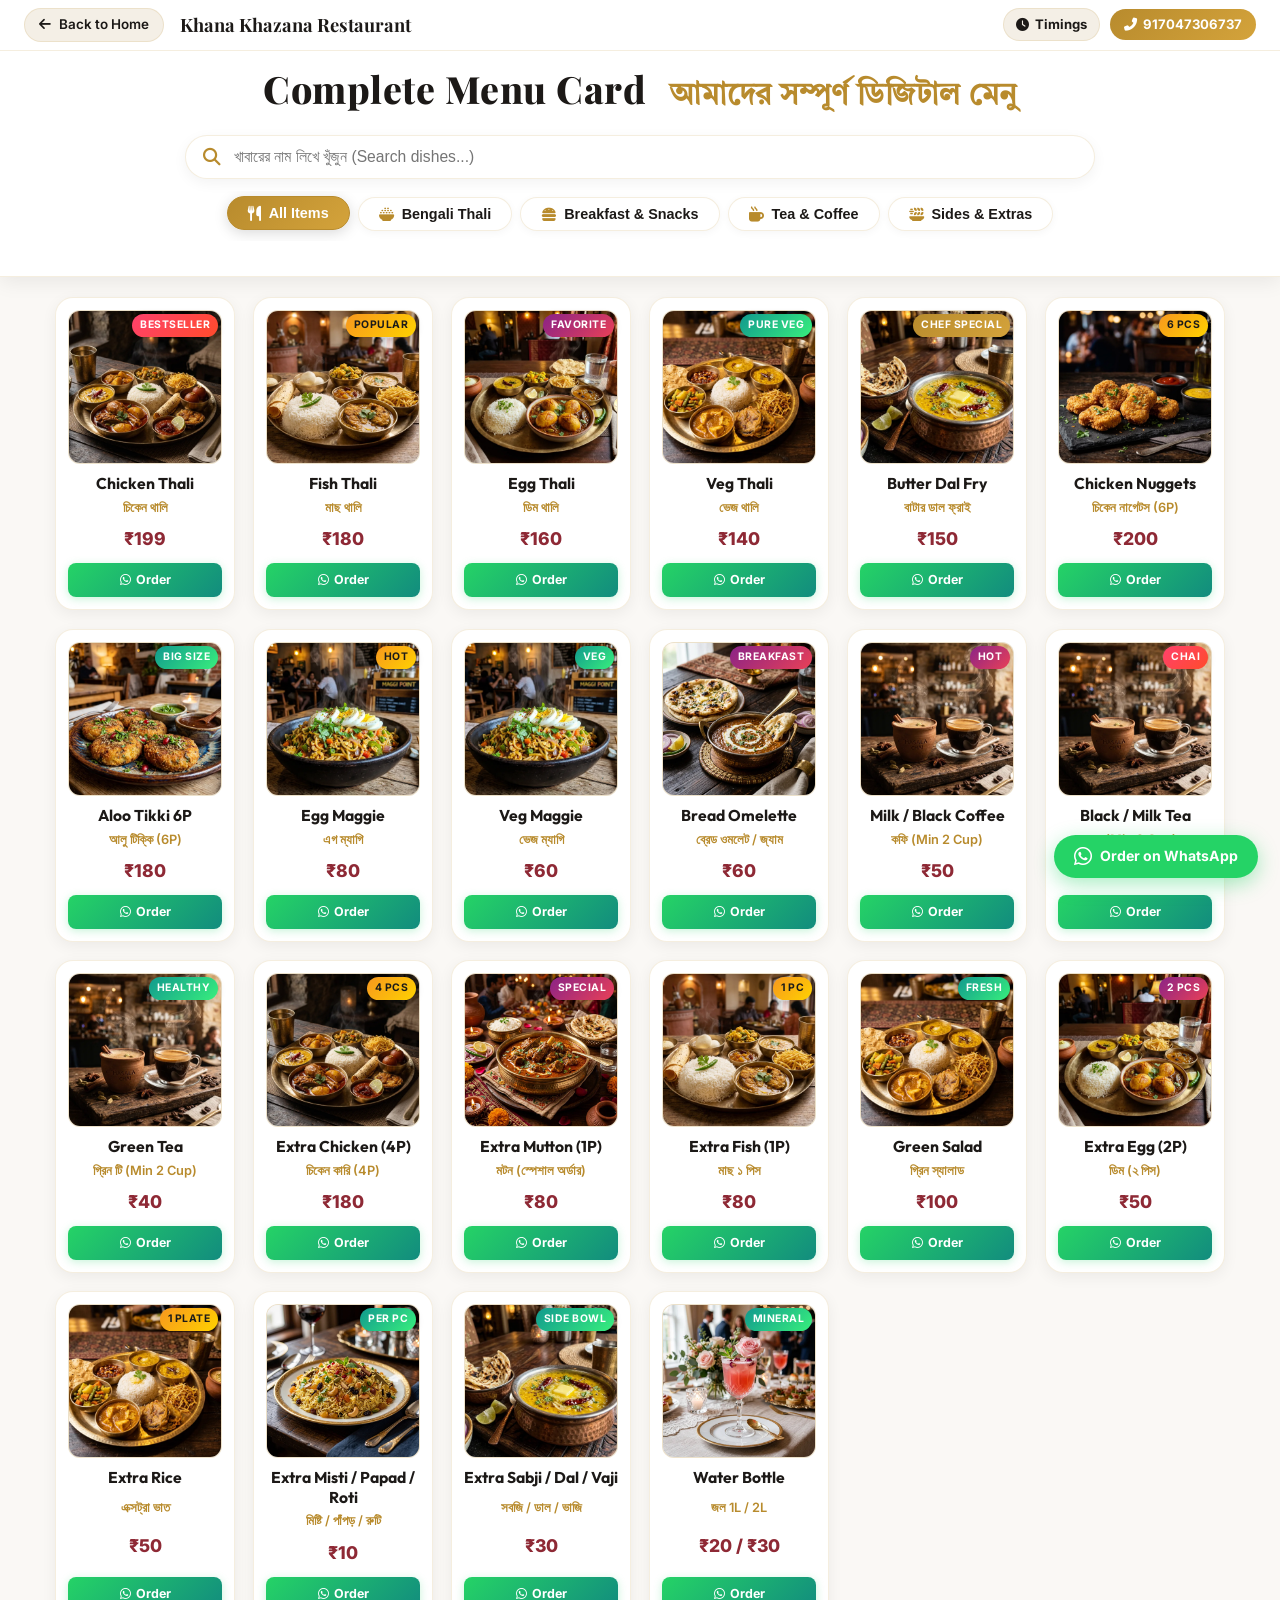
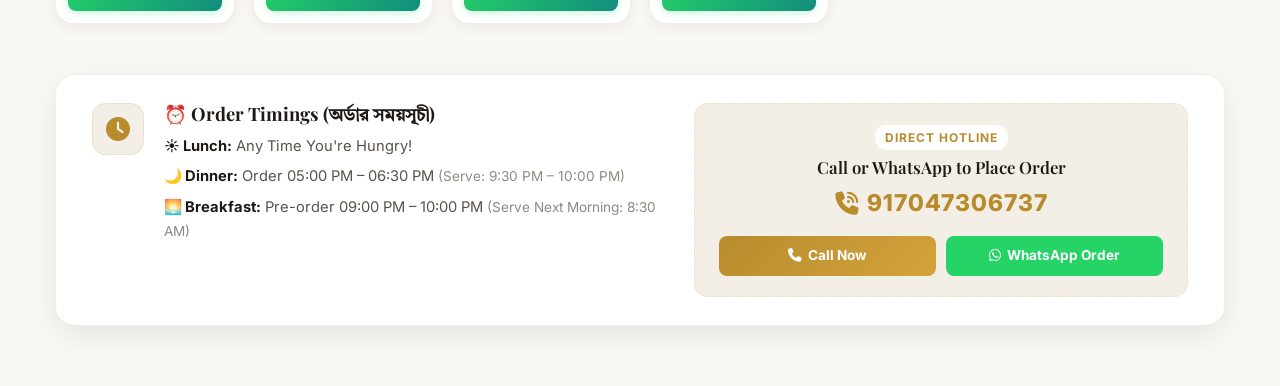
<file: menu.html>
﻿<!DOCTYPE html>
<html lang="bn">
<head>
    <meta charset="UTF-8">
    <meta name="viewport" content="width=device-width, initial-scale=1.0">
    <title>Full Menu Card | Khana Khazana Restaurant| সম্পূর্ণ মেনু</title>
    
    <!-- Meta Descriptions & SEO -->
    <meta name="description" content="Explore the full digital menu of Khana Khazana Restaurant. Bengali Thalis, Snacks, Tea, Coffee, Extras & Direct WhatsApp Ordering.">
    <meta name="theme-color" content="#c9a24b">
    
    <!-- Fonts -->
    <link rel="preconnect" href="https://fonts.googleapis.com">
    <link rel="preconnect" href="https://fonts.gstatic.com" crossorigin>
    <link href="https://fonts.googleapis.com/css2?family=Cinzel:wght@500;700;900&family=Inter:wght@300;400;500;600;700;800&family=Outfit:wght@400;500;600;700;800&family=Playfair+Display:ital,wght@0,600;0,700;0,900;1,600&family=Tiro+Bangla:ital@0;1&display=swap" rel="stylesheet">
    
    <!-- Font Awesome -->
    <link rel="stylesheet" href="https://cdnjs.cloudflare.com/ajax/libs/font-awesome/6.5.1/css/all.min.css">
    
    <!-- Main Style -->
    <link rel="stylesheet" href="styles.css">

    <style>
        /* Specific Styles for Compact Full Menu Page (LIGHT THEME) */
        .full-menu-page {
            background-color: var(--bg-deep);
            color: var(--text-primary);
            min-height: 100vh;
        }

        /* Sticky Top Header Container */
        .sticky-menu-top-container {
            position: sticky;
            top: 0;
            z-index: 1000;
            background: var(--bg-card);
            backdrop-filter: blur(20px);
            -webkit-backdrop-filter: blur(20px);
            border-bottom: 1.5px solid var(--glass-border);
            box-shadow: 0 4px 20px rgba(0, 0, 0, 0.08);
        }

        .full-menu-nav {
            padding: 8px 24px;
            display: flex;
            align-items: center;
            justify-content: space-between;
            border-bottom: 1px solid var(--glass-border);
        }

        .full-menu-nav-left {
            display: flex;
            align-items: center;
            gap: 16px;
        }

        .nav-back-btn {
            display: inline-flex;
            align-items: center;
            gap: 8px;
            background: var(--bg-dark);
            border: 1px solid var(--glass-border);
            color: var(--text-primary);
            padding: 5px 14px;
            border-radius: 25px;
            text-decoration: none;
            font-weight: 600;
            font-size: 0.84rem;
            transition: all 0.3s ease;
        }

        .nav-back-btn:hover {
            background: var(--accent-gold);
            color: #ffffff;
            border-color: var(--accent-gold);
            transform: translateX(-3px);
            box-shadow: 0 0 15px rgba(0, 0, 0, 0.15);
        }

        .full-menu-logo-title {
            font-family: 'Playfair Display', serif;
            font-size: 1.15rem;
            font-weight: 700;
            color: var(--text-primary);
        }

        .full-menu-logo-title span {
            color: var(--accent-gold);
        }

        .full-menu-nav-right {
            display: flex;
            align-items: center;
            gap: 10px;
        }

        .nav-timing-btn {
            display: inline-flex;
            align-items: center;
            gap: 6px;
            background: var(--bg-dark);
            border: 1px solid var(--glass-border);
            color: var(--text-primary);
            padding: 5px 12px;
            border-radius: 25px;
            text-decoration: none;
            font-weight: 700;
            font-size: 0.82rem;
            transition: all 0.3s ease;
        }

        .nav-timing-btn:hover {
            background: var(--accent-gold);
            color: #ffffff;
            border-color: var(--accent-gold);
            transform: translateY(-2px);
            box-shadow: 0 0 15px rgba(0, 0, 0, 0.15);
        }

        .nav-call-btn {
            display: inline-flex;
            align-items: center;
            gap: 6px;
            background: linear-gradient(135deg, var(--accent-gold), var(--accent-amber));
            color: #ffffff;
            padding: 5px 14px;
            border-radius: 25px;
            text-decoration: none;
            font-weight: 700;
            font-size: 0.82rem;
            transition: all 0.3s ease;
        }

        .nav-call-btn:hover {
            transform: translateY(-2px);
            box-shadow: 0 4px 15px rgba(0, 0, 0, 0.2);
        }

        /* Full Menu Hero Header */
        .full-menu-hero {
            text-align: center;
            padding: 14px 20px 10px;
            position: relative;
        }

        .full-menu-hero h1 {
            font-family: 'Playfair Display', serif;
            font-size: 2.35rem;
            font-weight: 800;
            color: var(--text-primary);
            margin-bottom: 0;
            line-height: 1.25;
            letter-spacing: 0.5px;
        }

        .full-menu-hero h1 .bengali-heading {
            color: var(--accent-gold);
            display: inline-block;
            font-size: 1.85rem;
            margin-left: 14px;
            font-family: 'Tiro Bangla', serif;
            font-weight: 700;
        }

        .full-menu-hero p {
            display: none;
        }

        /* Search & Filter Controls */
        .menu-control-bar {
            max-width: 950px;
            margin: 0 auto;
            padding: 10px 20px 15px;
        }

        .search-box-wrapper {
            position: relative;
            margin-bottom: 12px;
        }

        .search-box-wrapper input {
            width: 100%;
            background: var(--bg-card);
            border: 1.5px solid var(--glass-border);
            padding: 12px 20px 12px 48px;
            border-radius: 30px;
            color: var(--text-primary);
            font-size: 0.98rem;
            outline: none;
            transition: all 0.3s ease;
            box-shadow: 0 4px 14px rgba(0, 0, 0, 0.05);
        }

        .search-box-wrapper input:focus {
            border-color: var(--accent-gold);
            box-shadow: 0 0 18px rgba(0, 0, 0, 0.1);
            background: var(--bg-card);
        }

        .search-box-wrapper i {
            position: absolute;
            left: 18px;
            top: 50%;
            transform: translateY(-50%);
            color: var(--accent-gold);
            font-size: 1.1rem;
        }

        .menu-category-tabs {
            touch-action: pan-x pan-y;
            overscroll-behavior-x: contain;
            display: flex;
            justify-content: center;
            flex-wrap: wrap;
            gap: 10px;
            margin: 0;
        }

        .menu-tab-btn {
            background: var(--bg-card);
            border: 1.5px solid var(--glass-border);
            color: var(--text-secondary);
            padding: 8px 20px;
            border-radius: 25px;
            font-size: 0.9rem;
            font-weight: 600;
            cursor: pointer;
            backdrop-filter: blur(8px);
            transition: all 0.25s ease;
            display: inline-flex;
            align-items: center;
            gap: 8px;
            box-shadow: 0 2px 8px rgba(0, 0, 0, 0.04);
        }

        .menu-tab-btn i {
            color: var(--accent-gold);
            font-size: 0.95rem;
            transition: transform 0.3s ease;
        }

        .menu-tab-btn:hover {
            border-color: var(--accent-gold);
            color: var(--text-primary);
            background: var(--bg-card2, #f4f8f9);
            transform: translateY(-2px);
            box-shadow: 0 4px 15px rgba(0, 0, 0, 0.08);
        }

        .menu-tab-btn.active {
            background: linear-gradient(135deg, var(--accent-gold), var(--accent-amber));
            border-color: var(--accent-gold);
            color: #ffffff;
            box-shadow: 0 3px 14px rgba(0, 0, 0, 0.15);
            transform: translateY(-1px);
        }

        .menu-tab-btn.active i {
            color: #ffffff;
        }

        /* Compact Grid for Full Menu */
        .compact-menu-grid-container {
            max-width: 1200px;
            margin: 20px auto 50px;
            padding: 0 15px;
        }

        .compact-grid {
            display: grid;
            grid-template-columns: repeat(auto-fill, minmax(180px, 1fr));
            gap: 18px;
        }

        .compact-grid .food-menu-card {
            flex: initial;
            width: 100%;
            animation: floatMenuItem 4.5s ease-in-out infinite alternate;
        }

        .compact-grid .food-menu-card.hidden {
            display: none !important;
        }

        /* No Results Message */
        #no-results-msg {
            text-align: center;
            padding: 50px 20px;
            font-size: 1.1rem;
            color: var(--accent-gold);
            display: none;
            grid-column: 1 / -1;
        }

        /* Order Info Banner (Light Theme) */
        .order-info-banner {
            display: flex;
            align-items: stretch;
            justify-content: space-between;
            gap: 25px;
            padding: 28px 36px;
            border-radius: 20px;
            background: var(--bg-card);
            border: 1.5px solid var(--glass-border);
            box-shadow: 0 10px 30px rgba(0, 0, 0, 0.07);
        }

        .order-timing-card {
            display: flex;
            gap: 20px;
            flex: 1.3;
        }

        .timing-icon {
            width: 52px;
            height: 52px;
            border-radius: 14px;
            background: var(--bg-dark);
            border: 1px solid var(--glass-border);
            display: flex;
            align-items: center;
            justify-content: center;
            color: var(--accent-gold);
            font-size: 1.5rem;
            flex-shrink: 0;
        }

        .timing-details h4 {
            color: var(--text-primary);
            font-size: 1.15rem;
            margin-bottom: 10px;
            font-weight: 700;
        }

        .timing-details ul {
            list-style: none;
            padding: 0;
            margin: 0;
            display: flex;
            flex-direction: column;
            gap: 7px;
        }

        .timing-details li {
            font-size: 0.92rem;
            color: var(--text-secondary);
        }

        .timing-details li strong {
            color: var(--text-primary);
        }

        .timing-details .serve-time {
            color: var(--text-muted);
            font-size: 0.85rem;
        }

        .order-call-box {
            flex: 1;
            display: flex;
            flex-direction: column;
            align-items: center;
            justify-content: center;
            text-align: center;
            background: var(--bg-dark);
            padding: 20px 24px;
            border-radius: 14px;
            border: 1px dashed var(--glass-border);
        }

        .call-badge {
            background: var(--bg-card);
            color: var(--accent-gold);
            font-size: 0.75rem;
            font-weight: 700;
            text-transform: uppercase;
            letter-spacing: 1px;
            padding: 3px 10px;
            border-radius: 12px;
            margin-bottom: 6px;
            border: 1px solid var(--glass-border);
        }

        .order-call-box h3 {
            font-size: 1.05rem;
            color: var(--text-primary);
            margin-bottom: 8px;
            font-weight: 600;
        }

        .order-phone-link {
            font-size: 1.45rem;
            font-weight: 800;
            color: var(--accent-gold);
            text-decoration: none;
            letter-spacing: 1px;
            display: inline-flex;
            align-items: center;
            gap: 8px;
            margin-bottom: 14px;
            transition: transform 0.3s ease;
        }

        .order-phone-link:hover {
            transform: scale(1.05);
        }

        .quick-action-btns {
            display: flex;
            gap: 10px;
            width: 100%;
        }

        .direct-call-btn, .direct-wp-btn {
            flex: 1;
            padding: 9px 12px;
            border-radius: 8px;
            font-size: 0.85rem;
            font-weight: 700;
            text-decoration: none;
            display: inline-flex;
            align-items: center;
            justify-content: center;
            gap: 6px;
            transition: all 0.3s ease;
        }

        .direct-call-btn {
            background: linear-gradient(135deg, var(--accent-gold), var(--accent-amber));
            color: #ffffff;
        }

        .direct-call-btn:hover {
            transform: translateY(-2px);
            box-shadow: 0 4px 15px rgba(0, 0, 0, 0.2);
        }

        .direct-wp-btn {
            background: #25D366;
            color: #ffffff;
        }

        .direct-wp-btn:hover {
            background: #1ebc59;
            transform: translateY(-2px);
            box-shadow: 0 4px 15px rgba(37, 211, 102, 0.4);
        }

        /* Floating Order Quick Dial */
        .floating-order-btn {
            position: fixed;
            bottom: 22px;
            right: 22px;
            z-index: 999;
            display: flex;
            align-items: center;
            gap: 8px;
            background: #25D366;
            color: #ffffff;
            padding: 10px 20px;
            border-radius: 35px;
            text-decoration: none;
            font-weight: 700;
            font-size: 0.88rem;
            box-shadow: 0 6px 20px rgba(37, 211, 102, 0.4);
            transition: all 0.3s ease;
            animation: pulseOrderBtn 2.5s infinite;
        }

        .floating-order-btn:hover {
            background: #1ebc59;
            color: #ffffff;
            transform: scale(1.06);
            box-shadow: 0 8px 25px rgba(37, 211, 102, 0.6);
        }

        @keyframes pulseOrderBtn {
            0%, 100% { transform: scale(1); }
            50% { transform: scale(1.04); }
        }

        @media (max-width: 900px) {
            .order-info-banner {
                flex-direction: column;
                padding: 22px;
            }
            .order-timing-card {
                flex-direction: column;
                gap: 12px;
            }
        }

        @media (max-width: 600px) {
            .full-menu-nav {
                padding: 8px 12px;
            }
            .nav-back-btn span {
                display: none;
            }
            .full-menu-logo-title {
                font-size: 1.05rem;
            }
            .nav-timing-btn {
                padding: 4px 8px;
                font-size: 0.76rem;
            }
            .nav-timing-btn span {
                display: none;
            }
            .nav-call-btn {
                padding: 4px 10px;
                font-size: 0.76rem;
            }
            .full-menu-hero {
                padding: 10px 10px 4px;
            }
            .full-menu-hero h1 {
                font-size: 1.65rem;
            }
            .full-menu-hero h1 .bengali-heading {
                font-size: 1.35rem;
                display: block;
                margin-left: 0;
                margin-top: 4px;
            }
            .menu-control-bar {
                padding: 6px 12px 10px;
            }
            .search-box-wrapper {
                margin-bottom: 8px;
            }
            .search-box-wrapper input {
                padding: 9px 16px 9px 38px;
                font-size: 0.88rem;
                border-radius: 25px;
            }
            .search-box-wrapper i {
                left: 14px;
                font-size: 0.95rem;
            }
            .menu-category-tabs {
            touch-action: pan-x pan-y;
            overscroll-behavior-x: contain;
                gap: 6px;
                overflow-x: auto;
                flex-wrap: nowrap;
                justify-content: flex-start;
                padding-bottom: 4px;
                -webkit-overflow-scrolling: touch;
            }
            .menu-tab-btn {
                padding: 6px 14px;
                font-size: 0.8rem;
                border-radius: 20px;
                white-space: nowrap;
                flex-shrink: 0;
            }
            .compact-grid {
                grid-template-columns: repeat(2, 1fr);
                gap: 10px;
            }
            .compact-grid .food-menu-card {
                padding: 8px;
            }
            .food-title {
                font-size: 0.86rem;
            }
            .bengali-title {
                font-size: 0.72rem;
            }
            .food-price {
                font-size: 0.95rem;
            }
            .food-order-btn {
                padding: 5px 8px;
                font-size: 0.72rem;
            }
        }
    </style>
</head>
<body class="full-menu-page">

    <!-- Sticky Top Header (Navbar + Hero Title + Search Box + Filter Tabs) -->
    <div class="sticky-menu-top-container">
        <!-- Top Navigation Bar -->
        <nav class="full-menu-nav">
            <div class="full-menu-nav-left">
                <a href="index.html" class="nav-back-btn" title="Go back to Home Page">
                    <i class="fas fa-arrow-left"></i> <span>Back to Home</span>
                </a>
                <div class="full-menu-logo-title">Khana Khazana Restaurant</div>
            </div>
            <div class="full-menu-nav-right">
                <a href="#order-timings" class="nav-timing-btn" id="nav-timing-toggle-btn" title="Order Timings (অর্ডার সময়সূচী)">
                    <i class="fas fa-clock" id="nav-timing-icon"></i> <span id="nav-timing-text">Timings</span>
                </a>
                <a href="tel:917047306737" class="nav-call-btn">
                    <i class="fas fa-phone-alt"></i> <span>917047306737</span>
                </a>
            </div>
        </nav>

        <!-- Hero Header -->
        <header class="full-menu-hero">
            <h1>Complete Menu Card <span class="bengali-heading">আমাদের সম্পূর্ণ ডিজিটাল মেনু</span></h1>
        </header>

        <!-- Search Bar & Category Filter Tabs -->
        <div class="menu-control-bar">
            <div class="search-box-wrapper">
                <i class="fas fa-search"></i>
                <input type="text" id="menu-search-input" placeholder="খাবারের নাম লিখে খুঁজুন (Search dishes...)" autocomplete="off">
            </div>

            <div class="menu-category-tabs">
                <button class="menu-tab-btn active" data-category="all">
                    <i class="fas fa-utensils"></i> All Items
                </button>
                <button class="menu-tab-btn" data-category="thali">
                    <i class="fas fa-bowl-rice"></i> Bengali Thali
                </button>
                <button class="menu-tab-btn" data-category="snacks">
                    <i class="fas fa-burger"></i> Breakfast & Snacks
                </button>
                <button class="menu-tab-btn" data-category="beverages">
                    <i class="fas fa-mug-hot"></i> Tea & Coffee
                </button>
                <button class="menu-tab-btn" data-category="extras">
                    <i class="fas fa-plate-wheat"></i> Sides & Extras
                </button>
            </div>
        </div>
    </div>

    <!-- Compact Full Menu Grid -->
    <main class="compact-menu-grid-container">
        <div class="compact-grid" id="full-menu-grid">

            <!-- 1. Chicken Thali -->
            <div class="food-menu-card" data-category="thali" data-keywords="chicken thali murgi murgir mangsho rice dal sabji thali">
                <div class="food-card-badge bestseller">Bestseller</div>
                <div class="food-card-img-box">
                    <img src="assets/menu_chicken_thali.webp" alt="Chicken Thali" loading="lazy">
                </div>
                <div class="food-card-body">
                    <h3 class="food-title">Chicken Thali</h3>
                    <span class="bengali-title">চিকেন থালি</span>
                    <span class="food-price">₹199</span>
                    <a href="https://wa.me/917047306737?text==Hi%20Khana%20Khazana%20Restaurant,%20I%20want%20to%20order%20Chicken%20Thali%20(₹199)" target="_blank" class="food-order-btn">
                        <i class="fab fa-whatsapp"></i> Order
                    </a>
                </div>
            </div>

            <!-- 2. Fish Thali -->
            <div class="food-menu-card" data-category="thali" data-keywords="fish thali macher thali mach jhol rui katla rice dal thali">
                <div class="food-card-badge popular">Popular</div>
                <div class="food-card-img-box">
                    <img src="assets/menu_fish_thali.webp" alt="Fish Thali" loading="lazy">
                </div>
                <div class="food-card-body">
                    <h3 class="food-title">Fish Thali</h3>
                    <span class="bengali-title">মাছ থালি</span>
                    <span class="food-price">₹180</span>
                    <a href="https://wa.me/917047306737?text==Hi%20Khana%20Khazana%20Restaurant,%20I%20want%20to%20order%20Fish%20Thali%20(₹180)" target="_blank" class="food-order-btn">
                        <i class="fab fa-whatsapp"></i> Order
                    </a>
                </div>
            </div>

            <!-- 3. Egg Thali -->
            <div class="food-menu-card" data-category="thali" data-keywords="egg thali dimer thali dim kosha rice dal thali">
                <div class="food-card-badge special">Favorite</div>
                <div class="food-card-img-box">
                    <img src="assets/menu_egg_thali.webp" alt="Egg Thali" loading="lazy">
                </div>
                <div class="food-card-body">
                    <h3 class="food-title">Egg Thali</h3>
                    <span class="bengali-title">ডিম থালি</span>
                    <span class="food-price">₹160</span>
                    <a href="https://wa.me/917047306737?text==Hi%20Khana%20Khazana%20Restaurant,%20I%20want%20to%20order%20Egg%20Thali%20(₹160)" target="_blank" class="food-order-btn">
                        <i class="fab fa-whatsapp"></i> Order
                    </a>
                </div>
            </div>

            <!-- 4. Veg Thali -->
            <div class="food-menu-card" data-category="thali" data-keywords="veg thali niramish thali paneer dal sabji rice mishti doi">
                <div class="food-card-badge pure-veg">Pure Veg</div>
                <div class="food-card-img-box">
                    <img src="assets/menu_veg_thali.webp" alt="Veg Thali" loading="lazy">
                </div>
                <div class="food-card-body">
                    <h3 class="food-title">Veg Thali</h3>
                    <span class="bengali-title">ভেজ থালি</span>
                    <span class="food-price">₹140</span>
                    <a href="https://wa.me/917047306737?text==Hi%20Khana%20Khazana%20Restaurant,%20I%20want%20to%20order%20Veg%20Thali%20(₹140)" target="_blank" class="food-order-btn">
                        <i class="fab fa-whatsapp"></i> Order
                    </a>
                </div>
            </div>

            <!-- 5. Butter Dal Fry -->
            <div class="food-menu-card" data-category="extras" data-keywords="butter dal fry yellow dal tadka veg">
                <div class="food-card-badge chef">Chef Special</div>
                <div class="food-card-img-box">
                    <img src="assets/menu_butter_dal_fry.webp" alt="Butter Dal Fry" loading="lazy">
                </div>
                <div class="food-card-body">
                    <h3 class="food-title">Butter Dal Fry</h3>
                    <span class="bengali-title">বাটার ডাল ফ্রাই</span>
                    <span class="food-price">₹150</span>
                    <a href="https://wa.me/917047306737?text==Hi%20Khana%20Khazana%20Restaurant,%20I%20want%20to%20order%20Butter%20Dal%20Fry%20(₹150)" target="_blank" class="food-order-btn">
                        <i class="fab fa-whatsapp"></i> Order
                    </a>
                </div>
            </div>

            <!-- 6. Chicken Nuggets (6P) -->
            <div class="food-menu-card" data-category="snacks" data-keywords="chicken nuggets 6p fried snacks non-veg">
                <div class="food-card-badge popular">6 Pcs</div>
                <div class="food-card-img-box">
                    <img src="assets/menu_chicken_nuggets.webp" alt="Chicken Nuggets" loading="lazy">
                </div>
                <div class="food-card-body">
                    <h3 class="food-title">Chicken Nuggets</h3>
                    <span class="bengali-title">চিকেন নাগেটস (6P)</span>
                    <span class="food-price">₹200</span>
                    <a href="https://wa.me/917047306737?text==Hi%20Khana%20Khazana%20Restaurant,%20I%20want%20to%20order%20Chicken%20Nuggets%20(₹200)" target="_blank" class="food-order-btn">
                        <i class="fab fa-whatsapp"></i> Order
                    </a>
                </div>
            </div>

            <!-- 7. Aloo Tikki Big Size (6P) -->
            <div class="food-menu-card" data-category="snacks" data-keywords="aloo tikki potato cutlet snacks big size veg">
                <div class="food-card-badge pure-veg">Big Size</div>
                <div class="food-card-img-box">
                    <img src="assets/menu_aloo_tikki.webp" alt="Aloo Tikki Big Size" loading="lazy">
                </div>
                <div class="food-card-body">
                    <h3 class="food-title">Aloo Tikki 6P</h3>
                    <span class="bengali-title">আলু টিক্কি (6P)</span>
                    <span class="food-price">₹180</span>
                    <a href="https://wa.me/917047306737?text==Hi%20Khana%20Khazana%20Restaurant,%20I%20want%20to%20order%20Aloo%20Tikki%20(₹180)" target="_blank" class="food-order-btn">
                        <i class="fab fa-whatsapp"></i> Order
                    </a>
                </div>
            </div>

            <!-- 8. Egg Maggie -->
            <div class="food-menu-card" data-category="snacks" data-keywords="egg maggie noodles masala snacks">
                <div class="food-card-badge popular">Hot</div>
                <div class="food-card-img-box">
                    <img src="assets/menu_egg_maggie.webp" alt="Egg Maggie" loading="lazy">
                </div>
                <div class="food-card-body">
                    <h3 class="food-title">Egg Maggie</h3>
                    <span class="bengali-title">এগ ম্যাগি</span>
                    <span class="food-price">₹80</span>
                    <a href="https://wa.me/917047306737?text==Hi%20Khana%20Khazana%20Restaurant,%20I%20want%20to%20order%20Egg%20Maggie%20(₹80)" target="_blank" class="food-order-btn">
                        <i class="fab fa-whatsapp"></i> Order
                    </a>
                </div>
            </div>

            <!-- 9. Veg Maggie -->
            <div class="food-menu-card" data-category="snacks" data-keywords="veg maggie masala noodles snacks vegetarian">
                <div class="food-card-badge pure-veg">Veg</div>
                <div class="food-card-img-box">
                    <img src="assets/menu_egg_maggie.webp" alt="Veg Maggie" loading="lazy">
                </div>
                <div class="food-card-body">
                    <h3 class="food-title">Veg Maggie</h3>
                    <span class="bengali-title">ভেজ ম্যাগি</span>
                    <span class="food-price">₹60</span>
                    <a href="https://wa.me/917047306737?text==Hi%20Khana%20Khazana%20Restaurant,%20I%20want%20to%20order%20Veg%20Maggie%20(₹60)" target="_blank" class="food-order-btn">
                        <i class="fab fa-whatsapp"></i> Order
                    </a>
                </div>
            </div>

            <!-- 10. Bread Omelette / Jam / Butter -->
            <div class="food-menu-card" data-category="snacks" data-keywords="bread omelette jam butter breakfast toast egg">
                <div class="food-card-badge special">Breakfast</div>
                <div class="food-card-img-box">
                    <img src="assets/menu6.webp" alt="Bread Omelette Jam Butter" loading="lazy">
                </div>
                <div class="food-card-body">
                    <h3 class="food-title">Bread Omelette</h3>
                    <span class="bengali-title">ব্রেড ওমলেট / জ্যাম</span>
                    <span class="food-price">₹60</span>
                    <a href="https://wa.me/917047306737?text==Hi%20Khana%20Khazana%20Restaurant,%20I%20want%20to%20order%20Bread%20Omelette%20(₹60)" target="_blank" class="food-order-btn">
                        <i class="fab fa-whatsapp"></i> Order
                    </a>
                </div>
            </div>

            <!-- 11. Milk / Black Coffee -->
            <div class="food-menu-card" data-category="beverages" data-keywords="coffee milk coffee black coffee hot drink beverages espresso">
                <div class="food-card-badge special">Hot</div>
                <div class="food-card-img-box">
                    <img src="assets/menu_tea_coffee.webp" alt="Milk and Black Coffee" loading="lazy">
                </div>
                <div class="food-card-body">
                    <h3 class="food-title">Milk / Black Coffee</h3>
                    <span class="bengali-title">কফি (Min 2 Cup)</span>
                    <span class="food-price">₹50</span>
                    <a href="https://wa.me/917047306737?text==Hi%20Khana%20Khazana%20Restaurant,%20I%20want%20to%20order%20Coffee" target="_blank" class="food-order-btn">
                        <i class="fab fa-whatsapp"></i> Order
                    </a>
                </div>
            </div>

            <!-- 12. Black / Milk Tea -->
            <div class="food-menu-card" data-category="beverages" data-keywords="tea chai milk tea black tea masala chai beverage">
                <div class="food-card-badge bestseller">Chai</div>
                <div class="food-card-img-box">
                    <img src="assets/menu_tea_coffee.webp" alt="Black and Milk Tea" loading="lazy">
                </div>
                <div class="food-card-body">
                    <h3 class="food-title">Black / Milk Tea</h3>
                    <span class="bengali-title">চা (Min 2 Cup)</span>
                    <span class="food-price">₹25</span>
                    <a href="https://wa.me/917047306737?text==Hi%20Khana%20Khazana%20Restaurant,%20I%20want%20to%20order%20Tea" target="_blank" class="food-order-btn">
                        <i class="fab fa-whatsapp"></i> Order
                    </a>
                </div>
            </div>

            <!-- 13. Green Tea -->
            <div class="food-menu-card" data-category="beverages" data-keywords="green tea healthy detox hot beverage">
                <div class="food-card-badge pure-veg">Healthy</div>
                <div class="food-card-img-box">
                    <img src="assets/menu_tea_coffee.webp" alt="Green Tea" loading="lazy">
                </div>
                <div class="food-card-body">
                    <h3 class="food-title">Green Tea</h3>
                    <span class="bengali-title">গ্রিন টি (Min 2 Cup)</span>
                    <span class="food-price">₹40</span>
                    <a href="https://wa.me/917047306737?text==Hi%20Khana%20Khazana%20Restaurant,%20I%20want%20to%20order%20Green%20Tea" target="_blank" class="food-order-btn">
                        <i class="fab fa-whatsapp"></i> Order
                    </a>
                </div>
            </div>

            <!-- 14. Extra Chicken (4P) -->
            <div class="food-menu-card" data-category="extras" data-keywords="extra chicken 4p murgir mangsho chicken curry side non-veg">
                <div class="food-card-badge popular">4 Pcs</div>
                <div class="food-card-img-box">
                    <img src="assets/menu_chicken_thali.webp" alt="Extra Chicken 4P" loading="lazy">
                </div>
                <div class="food-card-body">
                    <h3 class="food-title">Extra Chicken (4P)</h3>
                    <span class="bengali-title">চিকেন কারি (4P)</span>
                    <span class="food-price">₹180</span>
                    <a href="https://wa.me/917047306737?text==Hi%20Khana%20Khazana%20Restaurant,%20I%20want%20to%20order%20Extra%20Chicken%204P%20(₹180)" target="_blank" class="food-order-btn">
                        <i class="fab fa-whatsapp"></i> Order
                    </a>
                </div>
            </div>

            <!-- 15. Extra Mutton (1P - Special Order) -->
            <div class="food-menu-card" data-category="extras" data-keywords="extra mutton 1p khasi mangsho mutton kosha special non-veg">
                <div class="food-card-badge special">Special</div>
                <div class="food-card-img-box">
                    <img src="assets/menu3.webp" alt="Extra Mutton 1P" loading="lazy">
                </div>
                <div class="food-card-body">
                    <h3 class="food-title">Extra Mutton (1P)</h3>
                    <span class="bengali-title">মটন (স্পেশাল অর্ডার)</span>
                    <span class="food-price">₹80</span>
                    <a href="https://wa.me/917047306737?text==Hi%20Khana%20Khazana%20Restaurant,%20I%20want%20to%20order%20Extra%20Mutton%20(₹80)" target="_blank" class="food-order-btn">
                        <i class="fab fa-whatsapp"></i> Order
                    </a>
                </div>
            </div>

            <!-- 16. Extra Fish (1P) -->
            <div class="food-menu-card" data-category="extras" data-keywords="extra fish 1p macher jhol rui katla side non-veg">
                <div class="food-card-badge popular">1 Pc</div>
                <div class="food-card-img-box">
                    <img src="assets/menu_fish_thali.webp" alt="Extra Fish 1P" loading="lazy">
                </div>
                <div class="food-card-body">
                    <h3 class="food-title">Extra Fish (1P)</h3>
                    <span class="bengali-title">মাছ ১ পিস</span>
                    <span class="food-price">₹80</span>
                    <a href="https://wa.me/917047306737?text==Hi%20Khana%20Khazana%20Restaurant,%20I%20want%20to%20order%20Extra%20Fish%20(₹80)" target="_blank" class="food-order-btn">
                        <i class="fab fa-whatsapp"></i> Order
                    </a>
                </div>
            </div>

            <!-- 17. Green Salad -->
            <div class="food-menu-card" data-category="extras" data-keywords="green salad cucumber tomato onion lemon salad veg">
                <div class="food-card-badge pure-veg">Fresh</div>
                <div class="food-card-img-box">
                    <img src="assets/menu_veg_thali.webp" alt="Green Salad" loading="lazy">
                </div>
                <div class="food-card-body">
                    <h3 class="food-title">Green Salad</h3>
                    <span class="bengali-title">গ্রিন স্যালাড</span>
                    <span class="food-price">₹100</span>
                    <a href="https://wa.me/917047306737?text==Hi%20Khana%20Khazana%20Restaurant,%20I%20want%20to%20order%20Green%20Salad%20(₹100)" target="_blank" class="food-order-btn">
                        <i class="fab fa-whatsapp"></i> Order
                    </a>
                </div>
            </div>

            <!-- 18. Extra Egg (2P) -->
            <div class="food-menu-card" data-category="extras" data-keywords="extra egg 2p dim egg curry side non-veg">
                <div class="food-card-badge special">2 Pcs</div>
                <div class="food-card-img-box">
                    <img src="assets/menu_egg_thali.webp" alt="Extra Egg 2P" loading="lazy">
                </div>
                <div class="food-card-body">
                    <h3 class="food-title">Extra Egg (2P)</h3>
                    <span class="bengali-title">ডিম (২ পিস)</span>
                    <span class="food-price">₹50</span>
                    <a href="https://wa.me/917047306737?text==Hi%20Khana%20Khazana%20Restaurant,%20I%20want%20to%20order%20Extra%20Egg%202P%20(₹50)" target="_blank" class="food-order-btn">
                        <i class="fab fa-whatsapp"></i> Order
                    </a>
                </div>
            </div>

            <!-- 19. Extra Rice -->
            <div class="food-menu-card" data-category="extras" data-keywords="extra rice bhat rice portion veg side">
                <div class="food-card-badge popular">1 Plate</div>
                <div class="food-card-img-box">
                    <img src="assets/menu_veg_thali.webp" alt="Extra Rice" loading="lazy">
                </div>
                <div class="food-card-body">
                    <h3 class="food-title">Extra Rice</h3>
                    <span class="bengali-title">এক্সট্রা ভাত</span>
                    <span class="food-price">₹50</span>
                    <a href="https://wa.me/917047306737?text==Hi%20Khana%20Khazana%20Restaurant,%20I%20want%20to%20order%20Extra%20Rice%20(₹50)" target="_blank" class="food-order-btn">
                        <i class="fab fa-whatsapp"></i> Order
                    </a>
                </div>
            </div>

            <!-- 20. Extra Misti / Papad / Roti -->
            <div class="food-menu-card" data-category="extras" data-keywords="extra misti papad roti sweet flatbread side">
                <div class="food-card-badge pure-veg">Per Pc</div>
                <div class="food-card-img-box">
                    <img src="assets/menu2.webp" alt="Extra Misti Papad Roti" loading="lazy">
                </div>
                <div class="food-card-body">
                    <h3 class="food-title">Extra Misti / Papad / Roti</h3>
                    <span class="bengali-title">মিষ্টি / পাঁপড় / রুটি</span>
                    <span class="food-price">₹10</span>
                    <a href="https://wa.me/917047306737?text==Hi%20Khana%20Khazana%20Restaurant,%20I%20want%20to%20order%20Extra%20Misti%20Papad%20Roti%20(₹10)" target="_blank" class="food-order-btn">
                        <i class="fab fa-whatsapp"></i> Order
                    </a>
                </div>
            </div>

            <!-- 21. Extra Sabji / Dal / Vaji -->
            <div class="food-menu-card" data-category="extras" data-keywords="extra sabji dal vaji butter dal fry veg side">
                <div class="food-card-badge pure-veg">Side Bowl</div>
                <div class="food-card-img-box">
                    <img src="assets/menu_butter_dal_fry.webp" alt="Extra Sabji Dal Vaji" loading="lazy">
                </div>
                <div class="food-card-body">
                    <h3 class="food-title">Extra Sabji / Dal / Vaji</h3>
                    <span class="bengali-title">সবজি / ডাল / ভাজি</span>
                    <span class="food-price">₹30</span>
                    <a href="https://wa.me/917047306737?text==Hi%20Khana%20Khazana%20Restaurant,%20I%20want%20to%20order%20Extra%20Sabji%20Dal%20Vaji%20(₹30)" target="_blank" class="food-order-btn">
                        <i class="fab fa-whatsapp"></i> Order
                    </a>
                </div>
            </div>

            <!-- 20. Packaged Water Bottle (1L / 2L) -->
            <div class="food-menu-card" data-category="beverages" data-keywords="water bottle 1l 2l mineral water drink">
                <div class="food-card-badge pure-veg">Mineral</div>
                <div class="food-card-img-box">
                    <img src="assets/menu5.webp" alt="Packaged Water Bottle" loading="lazy">
                </div>
                <div class="food-card-body">
                    <h3 class="food-title">Water Bottle</h3>
                    <span class="bengali-title">জল 1L / 2L</span>
                    <span class="food-price">₹20 / ₹30</span>
                    <a href="https://wa.me/917047306737?text==Hi%20Khana%20Khazana%20Restaurant,%20I%20want%20to%20order%20Water%20Bottle" target="_blank" class="food-order-btn">
                        <i class="fab fa-whatsapp"></i> Order
                    </a>
                </div>
            </div>

        </div>

        <!-- No Results Fallback -->
        <div id="no-results-msg">
            <i class="fas fa-search" style="font-size: 2.5rem; margin-bottom: 12px; display: block;"></i>
            <p>আপনার খোঁজা অনুযায়ী কোনো খাবার পাওয়া যায়নি। অন্য কিছু লিখে খুঁজুন।</p>
        </div>
    </main>

    <!-- Order Timings Banner -->
    <div id="order-timings" style="max-width: 1200px; margin: 0 auto 60px; padding: 0 15px; scroll-margin-top: 170px;">
        <div class="order-info-banner glassmorphism">
            <div class="order-timing-card">
                <div class="timing-icon"><i class="fas fa-clock"></i></div>
                <div class="timing-details">
                    <h4>⏰ Order Timings (অর্ডার সময়সূচী)</h4>
                    <ul>
                        <li><strong>☀️ Lunch:</strong> Any Time You're Hungry!</li>
                        <li><strong>🌙 Dinner:</strong> Order 05:00 PM – 06:30 PM <span class="serve-time">(Serve: 9:30 PM – 10:00 PM)</span></li>
                        <li><strong>🌅 Breakfast:</strong> Pre-order 09:00 PM – 10:00 PM <span class="serve-time">(Serve Next Morning: 8:30 AM)</span></li>
                    </ul>
                </div>
            </div>
            
            <div class="order-call-box">
                <div class="call-badge">Direct Hotline</div>
                <h3>Call or WhatsApp to Place Order</h3>
                <a href="tel:917047306737" class="order-phone-link">
                    <i class="fas fa-phone-volume"></i> 917047306737
                </a>
                <div class="quick-action-btns">
                    <a href="tel:917047306737" class="direct-call-btn">
                        <i class="fas fa-phone"></i> Call Now
                    </a>
                    <a href="https://wa.me/917047306737?text==Hello%20Khana%20Khazana%20Restaurant,%20I%20want%20to%20place%20an%20order!" target="_blank" class="direct-wp-btn">
                        <i class="fab fa-whatsapp"></i> WhatsApp Order
                    </a>
                </div>
            </div>
        </div>
    </div>

    <!-- Floating Direct WhatsApp Button -->
    <a href="https://wa.me/917047306737?text==Hello%20Khana%20Khazana%20Restaurant,%20I%20want%20to%20order%20food!" target="_blank" class="floating-order-btn" title="Direct WhatsApp Order">
        <i class="fab fa-whatsapp" style="font-size: 1.3rem;"></i> <span>Order on WhatsApp</span>
    </a>

    <!-- JavaScript for Live Search & Category Filtering -->
    <script>
        document.addEventListener('DOMContentLoaded', () => {
            const searchInput = document.getElementById('menu-search-input');
            const categoryTabs = document.querySelectorAll('.menu-tab-btn');
            const foodCards = document.querySelectorAll('.food-menu-card');
            const noResultsMsg = document.getElementById('no-results-msg');

            let activeCategory = 'all';

            function filterMenu() {
                const query = searchInput.value.toLowerCase().trim();
                let visibleCount = 0;

                foodCards.forEach(card => {
                    const cardCategory = card.getAttribute('data-category');
                    const keywords = (card.getAttribute('data-keywords') || '') + ' ' + card.innerText.toLowerCase();

                    const matchesCategory = (activeCategory === 'all' || cardCategory === activeCategory);
                    const matchesSearch = query === '' || keywords.includes(query);

                    if (matchesCategory && matchesSearch) {
                        card.classList.remove('hidden');
                        visibleCount++;
                    } else {
                        card.classList.add('hidden');
                    }
                });

                if (visibleCount === 0) {
                    noResultsMsg.style.display = 'block';
                } else {
                    noResultsMsg.style.display = 'none';
                }
            }

            // Category Tab Clicks
            categoryTabs.forEach(tab => {
                tab.addEventListener('click', () => {
                    categoryTabs.forEach(t => t.classList.remove('active'));
                    tab.classList.add('active');
                    activeCategory = tab.getAttribute('data-category');
                    const tabsContainer = tab.closest('.menu-category-tabs');
                    if (tabsContainer) {
                        const targetScroll = tab.offsetLeft - (tabsContainer.clientWidth / 2) + (tab.offsetWidth / 2);
                        tabsContainer.scrollTo({ left: targetScroll, behavior: 'smooth' });
                    }
                    filterMenu();
                });
            });

            // Search Input Live Filter
            searchInput.addEventListener('input', () => {
                filterMenu();
            });

            // ============================================================
            // TWO-WAY TOGGLE SCROLL (Click to go to Timings, Click again to go to Top)
            // ============================================================
            const timingToggleBtn = document.getElementById('nav-timing-toggle-btn');
            const timingIcon = document.getElementById('nav-timing-icon');
            const timingText = document.getElementById('nav-timing-text');
            const orderTimingsSection = document.getElementById('order-timings');

            function isNearTimingsSection() {
                if (!orderTimingsSection) return false;
                const rect = orderTimingsSection.getBoundingClientRect();
                return rect.top <= window.innerHeight * 0.75;
            }

            if (timingToggleBtn && orderTimingsSection) {
                timingToggleBtn.addEventListener('click', (e) => {
                    e.preventDefault();
                    if (isNearTimingsSection()) {
                        // If already at Timings section -> Smoothly scroll back to TOP
                        window.scrollTo({ top: 0, behavior: 'smooth' });
                    } else {
                        // Smoothly scroll DOWN to Order Timings section
                        orderTimingsSection.scrollIntoView({ behavior: 'smooth', block: 'start' });
                    }
                });

                // Dynamically update button icon/text when user scrolls near timings
                window.addEventListener('scroll', () => {
                    if (isNearTimingsSection()) {
                        timingToggleBtn.classList.add('at-bottom');
                        if (timingIcon) timingIcon.className = 'fas fa-arrow-up';
                        if (timingText) timingText.innerText = 'Top';
                        timingToggleBtn.title = 'Scroll back to Top (উপরে ফিরে যান)';
                    } else {
                        timingToggleBtn.classList.remove('at-bottom');
                        if (timingIcon) timingIcon.className = 'fas fa-clock';
                        if (timingText) timingText.innerText = 'Timings';
                        timingToggleBtn.title = 'Order Timings (অর্ডার সময়সূচী)';
                    }
                }, { passive: true });
            }
        });
    </script>
</body>
</html>
</file>
<file: styles.css>
﻿/* ============================================================
   KHANA KHAZANA RESTAURANT � Premium Modern Theme
   ============================================================ */

@import url('https://fonts.googleapis.com/css2?family=Playfair+Display:wght@400;600;700;800&family=Outfit:wght@300;400;600;800&family=Inter:wght@300;400;500;600&display=swap');

/* ---- CSS Variables ---- */
:root {
    --bg-deep:              #FAF8F5; /* Rich Black (main bg) */
    --bg-dark:              #F4EFE6; /* Charcoal (section bg alt) */
    --bg-card:              #FFFFFF; /* Dark charcoal for cards */
    --bg-card2:             #FFFDF9; /* Lighter charcoal for hover cards */
    --bg-cream:             #FAF8F5; /* Warm Off-White/Cream */
    --accent-gold:          #B88B2D; /* Antique Gold (headings, headings, buttons, borders) */
    --accent-amber:         #D4A33B; /* Medium Gold */
    --accent-light:         #E8C56B; /* Light Gold (hover states) */
    --accent-red:           #8E2935; /* Deep Maroon/Wine (highlights) */
    --accent-warm:          #A83C49; /* Warm Wine/Maroon */
    --text-primary:         #1C1917; /* Primary text */
    --text-secondary:       #57534E; /* Secondary text/muted */
    --text-muted:           #8C8A84; /* Muted text */
    --text-light-section:   #1C1917; /* Text on light sections */
    --glass-bg:             rgba(184, 139, 45, 0.04); /* Antique Gold based glass */
    --glass-border:         rgba(184, 139, 45, 0.15);
    --glass-shadow:         0 8px 40px rgba(28, 25, 23, 0.05);
    --glow-gold:            0 0 25px rgba(184, 139, 45, 0.15);
    --radius-sm:            8px;
    --radius-md:            16px;
    --radius-lg:            24px;
    --transition:           all 0.4s cubic-bezier(0.4, 0, 0.2, 1);
    --bg-navbar:            rgba(250, 248, 245, 0.92); /* Soft warm cream with opacity */
    --bg-navbar-scrolled:   rgba(244, 239, 230, 0.97); /* Rich warm beige with opacity */
}

/* ---- Reset ---- */
*, *::before, *::after {
    margin: 0;
    padding: 0;
    box-sizing: border-box;
}

html {
    scroll-behavior: smooth;
    overflow-x: hidden !important;
    width: 100% !important;
    max-width: 100% !important;
}

body {
    font-family: 'Inter', sans-serif;
    background-color: var(--bg-deep);
    color: var(--text-primary);
    overflow-x: hidden !important;
    width: 100% !important;
    max-width: 100% !important;
    position: relative;
    line-height: 1.6;
}

body.no-scroll {
    overflow-y: hidden !important;
}

h1, h2, h3, h4 {
    font-family: 'Playfair Display', 'Tiro Bangla', serif;
    line-height: 1.2;
}

/* ---- Custom Scrollbar ---- */
::-webkit-scrollbar          { width: 6px; }
::-webkit-scrollbar-track    { background: var(--bg-deep); }
::-webkit-scrollbar-thumb    { background: var(--accent-gold); border-radius: 3px; }
::-webkit-scrollbar-thumb:hover { background: var(--accent-amber); }

/* ============================================================
   NAVBAR
   ============================================================ */
.navbar {
    position: sticky;
    top: 0;
    margin: 0;
    width: 100%;
    padding: 0 5%;
    height: 72px;
    border-radius: 0;
    display: flex;
    justify-content: space-between;
    align-items: center;
    background: var(--bg-navbar);
    backdrop-filter: blur(20px);
    -webkit-backdrop-filter: blur(20px);
    z-index: 1000;
    border-bottom: 1px solid rgba(184, 139, 45, 0.2);
    box-shadow: 0 4px 30px rgba(28, 25, 23, 0.05);
    transition: var(--transition);
}

.navbar-scrolled {
    height: 62px;
    background: var(--bg-navbar-scrolled);
    border-bottom-color: rgba(184, 139, 45, 0.35);
    box-shadow: 0 8px 40px rgba(28, 25, 23, 0.06), var(--glow-gold);
}

.logo-container {
    display: flex;
    align-items: center;
    gap: 2px; /* Set gap to almost zero to align right next to logo image */
}

.logo-brand-img {
    height: 52px;
    width: auto;
    object-fit: contain;
    transition: var(--transition);
}

.logo-brand-img:hover {
    transform: scale(1.04);
}

.logo-text-wrapper {
    display: flex;
    align-items: center;
    position: relative;
    padding-left: 0px; /* Removed padding entirely to start text immediately */
    /* no overflow: hidden so football can roll across the whole screen */
}

.animated-football-header {
    position: absolute;
    left: -52px;
    width: 48px;
    height: 48px;
    top: 50%;
    margin-top: -24px;
    display: inline-block;
    z-index: 10;
    animation: footballRollAcross 14s linear infinite;
    will-change: left, transform, opacity;
    pointer-events: none;
}

.animated-football-header svg,
.animated-football-header img {
    width: 100%;
    height: 100%;
}

.logo-text {
    font-size: 1.5rem;
    font-weight: 800;
    letter-spacing: 1px;
    background: linear-gradient(90deg, #5C131D, var(--accent-red));
    -webkit-background-clip: text;
    -webkit-text-fill-color: transparent;
    font-family: 'Outfit', sans-serif;
    display: inline-block;
    white-space: nowrap;
    overflow: hidden;
    clip-path: inset(0 100% 0 0);
    opacity: 0;
    animation: revealTextWipe 14s linear infinite;
    will-change: clip-path, opacity;
}

.nav-links {
    display: flex;
    flex-direction: column;
    position: absolute;
    top: 100%;
    right: 5%; /* Align with padding of navbar actions */
    width: 210px;
    height: auto;
    background: var(--bg-navbar-scrolled);
    backdrop-filter: blur(20px);
    -webkit-backdrop-filter: blur(20px);
    border: 1px solid rgba(184, 139, 45, 0.2);
    border-radius: 0 0 var(--radius-md) var(--radius-md);
    padding: 1.5rem 0;
    gap: 0.25rem;
    box-shadow: 0 15px 40px rgba(0, 0, 0, 0.6);
    opacity: 0;
    transform: translateY(-8px);
    pointer-events: none;
    transition: all 0.3s cubic-bezier(0.165, 0.84, 0.44, 1);
    align-items: center;
    list-style: none;
    z-index: 1000;
}

.nav-links.nav-active {
    opacity: 1;
    transform: translateY(0);
    pointer-events: auto;
}

.nav-links a {
    text-decoration: none;
    color: var(--text-secondary);
    font-weight: 500;
    font-size: 0.95rem;
    letter-spacing: 0.5px;
    text-transform: uppercase;
    padding: 0.65rem 1.4rem;
    border-radius: var(--radius-sm);
    transition: var(--transition);
    position: relative;
    display: block;
    width: 100%;
    text-align: center;
}

.nav-links a::after {
    content: '';
    position: absolute;
    bottom: 2px;
    left: 50%;
    transform: translateX(-50%);
    width: 0;
    height: 1.5px;
    background: var(--accent-gold);
    border-radius: 2px;
    transition: width 0.3s ease;
}

.nav-links a:hover {
    color: var(--accent-light);
}

.nav-links a:hover::after {
    width: 60%;
}

.navbar-actions {
    display: flex;
    align-items: center;
    gap: 0.35rem;
}
.dripza-btn-nav {
    background: transparent !important;
    border: none !important;
    width: 38px;
    height: 38px;
    cursor: pointer;
    display: flex;
    align-items: center;
    justify-content: center;
    padding: 0;
    overflow: visible;
    position: relative;
    box-shadow: none !important;
    transition: transform 0.3s ease;
}

.dripza-btn-nav:hover {
    background: transparent !important;
    box-shadow: none !important;
    transform: translateY(-2px);
}

.dripza-nav-icon {
    width: 100%;
    height: 100%;
    object-fit: contain;
    animation: dripzaBreathing 3.5s infinite ease-in-out;
    transition: filter 0.4s ease, transform 0.8s cubic-bezier(0.34, 1.56, 0.64, 1);
}

.dripza-btn-nav:hover .dripza-nav-icon {
    transform: scale(1.15) rotate(360deg);
    filter: drop-shadow(0 0 10px rgba(184, 139, 45, 0.9));
}

@keyframes dripzaBreathing {
    0%, 100% {
        transform: scale(1);
        filter: drop-shadow(0 0 2px rgba(184, 139, 45, 0.15));
    }
    50% {
        transform: scale(1.06);
        filter: drop-shadow(0 0 7px rgba(184, 139, 45, 0.65));
    }
}

.hamburger {
    display: block; /* Show hamburger globally on PC and Mobile */
    cursor: pointer;
    font-size: 1.4rem;
    color: var(--text-primary);
    padding: 0.4rem;
    border-radius: var(--radius-sm);
    transition: var(--transition);
}

.hamburger:hover {
    color: var(--accent-gold);
    background: rgba(184, 139, 45, 0.08);
}

/* ============================================================
   HERO / BANNER SECTION
   ============================================================ */
.hero {
    position: relative;
    width: 100%;
    aspect-ratio: 16 / 9;
    height: 56.25vw; /* Explicit 16:9 height to prevent collapse */
    min-height: 400px; /* Safe minimum height for PC banner */
    display: flex;
    align-items: center;
    justify-content: center;
    text-align: center;
    overflow: hidden;
    margin-top: 0;
}

.hero-bg {
    position: absolute;
    inset: 0;
    z-index: 0;
    overflow: hidden;
    background: var(--bg-deep);
}

.hero-bg::before {
    content: '';
    position: absolute;
    top: -30px;
    left: -30px;
    right: -30px;
    bottom: -30px;
    background-image: var(--bg-image);
    background-size: cover;
    background-position: center;
    filter: blur(28px) brightness(0.28) saturate(1.2);
    transition: background-image 1.2s ease-in-out;
    z-index: 0;
}

.hero-bg img {
    position: absolute;
    inset: 0;
    width: 100%;
    height: 100%;
    object-fit: cover;
    display: block;
    opacity: 0;
    transition: opacity 1.5s ease-in-out;
    z-index: 1;
}

.hero-video {
    position: absolute;
    inset: 0;
    width: 100%;
    height: 100%;
    object-fit: cover;
    z-index: 1;
}

.hero-bg img.active {
    opacity: 1;
    z-index: 2;
}

.hero-bg img.prev {
    opacity: 0;
    z-index: 1;
}

.hero-nav-zone {
    position: absolute;
    top: 0;
    bottom: 0;
    width: 15%;
    z-index: 5;
    cursor: pointer;
    background: transparent;
    transition: background 0.3s ease;
}

.hero-nav-zone.left-zone {
    left: 0;
}

.hero-nav-zone.right-zone {
    right: 0;
}

/* Subtle feedback on hover (no arrow icons) */
.hero-nav-zone:hover {
    background: rgba(255, 255, 255, 0.03);
}

.overlay {
    position: absolute;
    inset: 0;
    background: transparent;
    z-index: 3;
    pointer-events: none;
}

.hero-content {
    max-width: 800px;
    padding: 0 24px;
    z-index: 4;
    transform: translateY(30px);
    opacity: 0;
    animation: fadeUp 1.2s cubic-bezier(0.165, 0.84, 0.44, 1) forwards 0.4s;
}

.hero-content h1 {
    font-size: 3.6rem;
    font-weight: 800;
    margin-bottom: 1.2rem;
    color: var(--text-primary);
    text-shadow: 0 4px 15px rgba(28, 25, 23, 0.05);
    letter-spacing: -1px;
}

.hero-content p {
    font-size: 1.15rem;
    color: var(--text-secondary);
    margin-bottom: 2.8rem;
    line-height: 1.7;
    text-shadow: 0 2px 8px rgba(28, 25, 23, 0.05);
}

/* ============================================================
   SECTION SHARED
   ============================================================ */
section {
    padding: 15px 6%;
}

.section-title {
    font-family: 'Playfair Display', 'Tiro Bangla', serif;
    font-size: 2.6rem;
    font-weight: 700;
    text-align: center;
    margin-bottom: 1.2rem;
    color: var(--text-primary);
    position: relative;
    display: inline-block;
    width: 100%;
    letter-spacing: -0.5px;
}

.section-title::after {
    content: '';
    display: block;
    width: 60px;
    height: 2px;
    background: linear-gradient(90deg, var(--accent-gold), var(--accent-light));
    margin: 0.8rem auto 0;
    border-radius: 2px;
    box-shadow: 0 0 10px rgba(184, 139, 45, 0.5);
}

/* ============================================================
   VIBE SECTION
   ============================================================ */
.vibe-section {
    background: radial-gradient(ellipse at center top, rgba(184, 139, 45,0.05) 0%, transparent 65%);
    border-top: 1px solid rgba(184, 139, 45, 0.08);
    border-bottom: 1px solid rgba(184, 139, 45, 0.08);
    padding-top: 15px;
    padding-bottom: 15px;
}

.vibe-container {
    display: flex;
    align-items: center;
    justify-content: center;
    flex-wrap: wrap;
    gap: 1.2rem;
    padding: 0;
    max-width: 1100px;
    margin: 0 auto;
}

.vibe-text {
    max-width: 520px;
}

.vibe-text h3 {
    font-family: 'Playfair Display', 'Tiro Bangla', serif;
    font-size: 2rem;
    margin-bottom: 1.2rem;
    font-weight: 700;
    color: var(--text-primary);
    position: relative;
    padding-left: 1.2rem;
}

.vibe-text h3::before {
    content: '';
    position: absolute;
    left: 0;
    top: 10%;
    height: 80%;
    width: 3px;
    background: linear-gradient(to bottom, var(--accent-gold), var(--accent-amber));
    border-radius: 3px;
}

.vibe-text p {
    color: var(--text-secondary);
    line-height: 1.9;
    font-size: 1.05rem;
    font-weight: 400;
}

/* ============================================================
   INTERACTIVE RAKHI PURNIMA SPECIAL ALTAR
   ============================================================ */
.rath-feast-container {
    position: relative;
    width: 190px;
    height: 190px;
    background: radial-gradient(circle at center, #260A13 0%, #120408 100%);
    border-radius: var(--radius-md);
    border: 2px solid rgba(255, 193, 7, 0.55);
    box-shadow: 0 8px 24px rgba(0, 0, 0, 0.85), 
                inset 0 0 25px rgba(233, 30, 99, 0.25),
                0 0 14px rgba(255, 193, 7, 0.35);
    overflow: hidden;
    cursor: pointer;
    perspective: 500px;
    flex-shrink: 0;
    margin: 20px;
    transition: border-color 0.4s ease, box-shadow 0.4s ease;
}

.rath-feast-container:hover {
    border-color: #FFD54F;
    box-shadow: 0 8px 24px rgba(0, 0, 0, 0.95), 
                inset 0 0 25px rgba(255, 215, 0, 0.3),
                0 0 22px rgba(233, 30, 99, 0.5);
}

.temple-arch {
    position: absolute;
    top: 5px;
    left: 5px;
    right: 5px;
    bottom: 5px;
    border: 1px dashed rgba(255, 215, 0, 0.4);
    border-radius: var(--radius-md);
    pointer-events: none;
    z-index: 1;
}

.rath-altar-chariot {
    position: absolute;
    top: 15px;
    left: 50%;
    transform: translateX(-50%);
    width: 72px;
    height: 72px;
    z-index: 3;
    filter: drop-shadow(0 2px 6px rgba(0,0,0,0.7));
    transition: transform 0.4s cubic-bezier(0.175, 0.885, 0.32, 1.275), filter 0.4s ease;
    animation: trophyFloat 3.5s infinite ease-in-out;
}

.rath-altar-chariot svg {
    width: 100%;
    height: 100%;
}

.rath-feast-container.activated .rath-altar-chariot {
    filter: drop-shadow(0 0 10px #FFD700) drop-shadow(0 0 18px #E91E63);
    animation: trophyVibrate 0.12s infinite linear;
}

@keyframes trophyFloat {
    0%, 100% { transform: translateX(-50%) translateY(0); }
    50% { transform: translateX(-50%) translateY(-3px); }
}

@keyframes trophyVibrate {
    0%, 100% { transform: translateX(-50%) translate(0, 0) scale(1.04); }
    25% { transform: translateX(-50%) translate(-0.6px, 0.6px) scale(1.04); }
    50% { transform: translateX(-50%) translate(0.6px, -0.6px) scale(1.04); }
    75% { transform: translateX(-50%) translate(-0.6px, -0.6px) scale(1.04); }
}

.temple-bell {
    position: absolute;
    bottom: 12px;
    left: 50%;
    width: 58px;
    height: 58px;
    transform: translateX(-50%);
    z-index: 5;
    cursor: pointer;
    filter: drop-shadow(0 3px 6px rgba(0,0,0,0.7));
    transition: transform 0.6s cubic-bezier(0.19, 1, 0.22, 1), opacity 0.5s ease;
}

.temple-bell:hover {
    transform: translateX(-50%) scale(1.1);
}

.temple-bell svg {
    width: 100%;
    height: 100%;
}

.rath-feast-container.activated .temple-bell {
    transform: translateX(-50%) translateY(-55px) rotate(-22deg) scale(0.9);
    opacity: 0;
    pointer-events: none;
}

.rath-fusion-burger {
    position: absolute;
    bottom: 10px;
    left: 50%;
    width: 68px;
    height: 68px;
    transform: translate(-50%, 15px) scale(0.6);
    opacity: 0;
    z-index: 2;
    pointer-events: none;
    transition: all 0.6s cubic-bezier(0.175, 0.885, 0.32, 1.275);
    filter: drop-shadow(0 0 4px rgba(0, 0, 0, 0.4));
}

.rath-fusion-burger svg {
    width: 100%;
    height: 100%;
}

.rath-feast-container.activated .rath-fusion-burger {
    opacity: 1;
    transform: translate(-50%, 0) scale(1.2);
    filter: drop-shadow(0 0 10px #FFD700) drop-shadow(0 0 18px #E91E63);
}

.rath-celebration {
    position: absolute;
    top: 36%;
    left: 50%;
    transform: translate(-50%, -50%) scale(0.7);
    font-family: 'Outfit', sans-serif;
    font-size: 0.82rem;
    font-weight: 900;
    color: #ffffff;
    letter-spacing: 1px;
    text-shadow: 0 0 10px #FFD700, 
                 0 0 18px #E91E63, 
                 0 0 26px #880E4F;
    opacity: 0;
    pointer-events: none;
    z-index: 6;
    transition: all 0.4s cubic-bezier(0.175, 0.885, 0.32, 1.275);
    white-space: nowrap;
}

.rath-feast-container.activated .rath-celebration {
    opacity: 1;
    transform: translate(-50%, -50%) scale(1);
    animation: pulseGoal 0.4s ease-in-out infinite alternate;
}

.feast-item {
    position: absolute;
    font-size: 11px;
    opacity: 0;
    z-index: 4;
    pointer-events: none;
}

.feast-item.p1 { left: 45%; top: 35px; }
.feast-item.p2 { left: 35%; top: 40px; }
.feast-item.p3 { left: 55%; top: 40px; }
.feast-item.p4 { left: 40%; top: 30px; }
.feast-item.p5 { left: 50%; top: 30px; }
.feast-item.p6 { left: 48%; top: 25px; }

.rath-feast-container.activated .feast-item {
    animation: rainConfetti 1.5s cubic-bezier(0.1, 0.8, 0.3, 1) forwards;
}

@keyframes rainConfetti {
    0% {
        transform: translate(0, 0) rotate(0deg) scale(0.5);
        opacity: 1;
    }
    100% {
        opacity: 0;
    }
}

.rath-feast-container.activated .feast-item.p1 { transform: translate(-50px, 85px) rotate(360deg) scale(1.3); }
.rath-feast-container.activated .feast-item.p2 { transform: translate(-70px, 65px) rotate(180deg) scale(1.1); }
.rath-feast-container.activated .feast-item.p3 { transform: translate(60px, 80px) rotate(-360deg) scale(1.4); }
.rath-feast-container.activated .feast-item.p4 { transform: translate(-30px, 95px) rotate(-180deg) scale(1.2); }
.rath-feast-container.activated .feast-item.p5 { transform: translate(40px, 90px) rotate(540deg) scale(1.5); }
.rath-feast-container.activated .feast-item.p6 { transform: translate(5px, 100px) rotate(-540deg) scale(1.3); }

/* ============================================================
   REVIEWS GALLERY SLIDER
   ============================================================ */
.reviews-section {
    background: var(--bg-dark);
}

.reviews-slider-container {
    position: relative;
    max-width: 500px;
    margin: 0 auto;
    padding: 0 10px;
}

.reviews-slider {
    position: relative;
    height: 500px;
    width: 100%;
    border-radius: var(--radius-md);
    overflow: hidden;
}

.gallery-item {
    transition: transform 0.3s ease;
    padding: 15px;
    border-radius: var(--radius-md);
}

.reviews-slider .review-slide {
    position: absolute;
    inset: 0;
    width: 100%;
    height: 100%;
    opacity: 0;
    z-index: 1;
    transition: opacity 1s ease-in-out;
    pointer-events: none;
    padding: 0;
}

.reviews-slider .review-slide.active {
    opacity: 1;
    z-index: 2;
    pointer-events: auto;
}

.reviews-slider .review-slide img {
    width: 100%;
    height: 100%;
    object-fit: contain;
    border: none;
    background: none;
    filter: drop-shadow(0 12px 32px rgba(0, 0, 0, 0.65));
}

/* ---- Slider Buttons ---- */
.slider-btn {
    position: absolute;
    top: 50%;
    transform: translateY(-50%);
    background: rgba(184, 139, 45, 0.1);
    border: 1px solid rgba(184, 139, 45, 0.3);
    color: var(--text-primary);
    width: 50px;
    height: 50px;
    border-radius: 50%;
    display: flex;
    align-items: center;
    justify-content: center;
    cursor: pointer;
    z-index: 10;
    backdrop-filter: blur(10px);
    -webkit-backdrop-filter: blur(10px);
    transition: var(--transition);
    font-size: 0.9rem;
}

.slider-btn:hover {
    background: var(--accent-gold);
    border-color: var(--accent-gold);
    color: #fff;
    box-shadow: 0 0 20px rgba(184, 139, 45, 0.55);
    transform: translateY(-50%) scale(1.12);
}

.prev-btn { left:  -68px; }
.next-btn { right: -68px; }

/* ---- Slider Dots ---- */
.slider-dots {
    display: flex;
    justify-content: center;
    gap: 8px;
    margin-top: 2rem;
}

.dot {
    width: 8px;
    height: 8px;
    border-radius: 50%;
    background: rgba(184, 139, 45, 0.2);
    border: 1px solid rgba(184, 139, 45, 0.3);
    cursor: pointer;
    transition: var(--transition);
}

.dot.active,
.dot:hover {
    background: var(--accent-gold);
    border-color: var(--accent-gold);
    box-shadow: 0 0 8px rgba(184, 139, 45, 0.5);
    transform: scale(1.3);
}

/* ---- CTA Button ---- */
.cta-button {
    display: inline-flex;
    align-items: center;
    gap: 0.7rem;
    padding: 14px 34px;
    background: transparent;
    color: var(--accent-light);
    border: 1.5px solid var(--accent-gold);
    border-radius: 4px;
    font-weight: 500;
    font-size: 0.95rem;
    letter-spacing: 0.8px;
    text-transform: uppercase;
    text-decoration: none;
    transition: var(--transition);
    box-shadow: 0 0 0 rgba(184, 139, 45, 0);
    position: relative;
    overflow: hidden;
}

.cta-button::before {
    content: '';
    position: absolute;
    inset: 0;
    background: linear-gradient(135deg, var(--accent-gold), var(--accent-amber));
    opacity: 0;
    transition: opacity 0.35s ease;
    z-index: -1;
}

.cta-button:hover {
    color: #fff;
    border-color: var(--accent-amber);
    box-shadow: 0 4px 25px rgba(184, 139, 45, 0.45);
    transform: translateY(-2px);
}

.cta-button:hover::before {
    opacity: 1;
}

/* ============================================================
   GLASSMORPHISM CARD
   ============================================================ */
.glassmorphism {
    background: rgba(255, 255, 255, 0.7);
    backdrop-filter: blur(16px);
    -webkit-backdrop-filter: blur(16px);
    border: 1px solid rgba(184, 139, 45, 0.15);
    border-radius: var(--radius-lg);
    padding: 24px 32px;
    box-shadow: 0 8px 48px rgba(28, 25, 23, 0.08), inset 0 1px 0 rgba(255, 255, 255, 0.4);
}

#contact {
    background: radial-gradient(ellipse at bottom, rgba(184, 139, 45,0.06) 0%, transparent 65%);
    border-top: 1px solid rgba(184, 139, 45, 0.08);
    padding-top: 25px;
    padding-bottom: 25px;
}
#contact .section-title,
.contact-section .section-title {
    font-family: 'Outfit', sans-serif;
    font-weight: 800;
    letter-spacing: 0.8px;
}


.contact-container {
    display: flex;
    justify-content: space-around;
    flex-wrap: wrap;
    gap: 1.5rem;
    max-width: 800px;
    margin: 0 auto;
}

.contact-info, .social-links {
    flex: 1;
    min-width: 270px;
}

.contact-info h2, .social-links h2 {
    font-family: 'Playfair Display', 'Tiro Bangla', serif;
    font-size: 1.6rem;
    margin-bottom: 1.1rem;
    font-weight: 700;
    color: var(--text-primary);
    letter-spacing: -0.3px;
    padding-bottom: 0.4rem;
    border-bottom: 1px solid rgba(184, 139, 45, 0.2);
}

.info-item {
    display: flex;
    align-items: flex-start;
    gap: 14px;
    margin-bottom: 0.6rem;
    color: var(--text-secondary);
    font-size: 1rem;
    transition: var(--transition);
    padding: 6px 10px;
    border-radius: var(--radius-sm);
    border: 1px solid transparent;
}

.info-item:hover {
    transform: translateX(4px);
    color: var(--text-primary);
    background: rgba(184, 139, 45, 0.05);
    border-color: rgba(184, 139, 45, 0.12);
}

.info-item i {
    color: var(--accent-gold);
    font-size: 1.15rem;
    width: 22px;
    margin-top: 3px;
    flex-shrink: 0;
    transition: transform 0.3s ease;
}

.info-item:hover i {
    transform: scale(1.2);
    color: var(--accent-amber);
}

/* ---- Social Icons ---- */
.social-icons {
    display: flex;
    gap: 12px;
    flex-wrap: wrap;
    margin-top: 0.5rem;
}

.social-icon {
    display: flex;
    align-items: center;
    justify-content: center;
    width: 50px;
    height: 50px;
    border-radius: 12px;
    background: rgba(184, 139, 45, 0.05);
    color: var(--text-secondary);
    font-size: 1.3rem;
    text-decoration: none;
    transition: var(--transition);
    border: 1px solid rgba(184, 139, 45, 0.15);
}

.social-icon:hover {
    background: var(--accent-gold);
    border-color: var(--accent-gold);
    color: #FFFFFF;
    transform: translateY(-5px) scale(1.06);
    box-shadow: 0 8px 24px rgba(184, 139, 45, 0.45);
}

/* ============================================================
   FOOTER
   ============================================================ */
footer {
    text-align: center;
    padding: 15px 5%;
    background: var(--bg-deep);
    color: var(--text-muted);
    border-top: 1px solid var(--glass-border);
    font-size: 0.88rem;
    letter-spacing: 0.3px;
}

footer p {
    margin: 0;
}

/* ============================================================
   ANIMATIONS
   ============================================================ */
@keyframes footballRollAcross {
    0% {
        left: -52px;
        transform: scaleX(1);
        opacity: 0;
    }
    1.5% {
        opacity: 1;
    }
    14.3% {
        left: calc(100% - 52px);
        transform: scaleX(1);
        opacity: 1;
    }
    21.4% {
        left: calc(100vw - 10% - 220px);
        transform: scaleX(1);
        opacity: 0;
    }
    50% {
        left: calc(100vw - 10% - 220px);
        transform: scaleX(1);
        opacity: 0;
    }
    51.5% {
        left: calc(100vw - 10% - 220px);
        transform: scaleX(-1);
        opacity: 1;
    }
    57.1% {
        left: calc(100% - 52px);
        transform: scaleX(-1);
        opacity: 1;
    }
    71.4% {
        left: -52px;
        transform: scaleX(-1);
        opacity: 1;
    }
    78.6% {
        left: -140px;
        transform: scaleX(-1);
        opacity: 0;
    }
    100% {
        left: -52px;
        transform: scaleX(1);
        opacity: 0;
    }
}

@keyframes footballRollAcrossMobile {
    0% {
        left: -38px;
        transform: scaleX(1);
        opacity: 0;
    }
    1.5% {
        opacity: 1;
    }
    14.3% {
        left: calc(100% - 38px);
        transform: scaleX(1);
        opacity: 1;
    }
    21.4% {
        left: calc(100vw - 10% - 160px);
        transform: scaleX(1);
        opacity: 0;
    }
    50% {
        left: calc(100vw - 10% - 160px);
        transform: scaleX(1);
        opacity: 0;
    }
    51.5% {
        left: calc(100vw - 10% - 160px);
        transform: scaleX(-1);
        opacity: 1;
    }
    57.1% {
        left: calc(100% - 38px);
        transform: scaleX(-1);
        opacity: 1;
    }
    71.4% {
        left: -38px;
        transform: scaleX(-1);
        opacity: 1;
    }
    78.6% {
        left: -100px;
        transform: scaleX(-1);
        opacity: 0;
    }
    100% {
        left: -38px;
        transform: scaleX(1);
        opacity: 0;
    }
}

@keyframes revealTextWipe {
    0%, 3.3% {
        clip-path: inset(0 100% 0 0);
        opacity: 0;
    }
    3.4% {
        opacity: 1;
    }
    18%, 55% {
        clip-path: inset(0 0% 0 0);
        opacity: 1;
    }
    57.1% {
        clip-path: inset(0 22% 0 0);
        opacity: 1;
    }
    64.3%, 100% {
        clip-path: inset(0 100% 0 0);
        opacity: 0;
    }
}

.rath-yatra-header-text {
    position: absolute;
    left: 50%;
    top: 50%;
    transform: translate(-50%, -50%);
    font-family: 'Playfair Display', 'Tiro Bangla', serif;
    font-size: 1.35rem;
    font-weight: 800;
    letter-spacing: 0.5px;
    color: #8B1A1A;
    text-shadow: 0 1px 2px rgba(0, 0, 0, 0.15);
    white-space: nowrap;
    opacity: 0;
    pointer-events: none;
    animation: revealRathText 14s linear infinite;
    z-index: 5;
}

@keyframes revealRathText {
    0%, 3.3% {
        opacity: 1;
        transform: translate(-50%, -50%) translateY(0);
    }
    18% {
        opacity: 0;
        transform: translate(-50%, -50%) translateY(-10px);
    }
    55% {
        opacity: 0;
        transform: translate(-50%, -50%) translateY(10px);
    }
    64.3%, 100% {
        opacity: 1;
        transform: translate(-50%, -50%) translateY(0);
    }
}

@keyframes fadeUp {
    from { opacity: 0; transform: translateY(30px); }
    to   { opacity: 1; transform: translateY(0); }
}

@keyframes steamUp {
    0%   { transform: translateY(0) scaleX(1); opacity: 0; }
    40%  { opacity: 0.85; }
    100% { transform: translateY(-55px) scaleX(2.5); opacity: 0; }
}

@keyframes shimmer {
    0%   { background-position: -200% 0; }
    100% { background-position: 200% 0; }
}

/* ============================================================
   RESPONSIVE � MOBILE
   ============================================================ */
@media (max-width: 768px) {
    .hero {
        aspect-ratio: 16 / 9;
        height: auto;
        min-height: auto;
        max-height: none;
        margin-top: 0;
    }

    .navbar {
        top: 0;
        margin: 0;
        width: 100%;
        padding: 0 5%;
        height: 60px;
        border-radius: 0;
    }

    .navbar-scrolled {
        top: 0;
        height: 54px;
    }

        /* Nav links and hamburger are inherited from global desktop view styles */

    .logo-brand-img { height: 44px; width: auto; }
    .logo-text-wrapper { padding-left: 0px; }
    .logo-text { font-size: 0.95rem; }
    .animated-football-header {
        width: 35px;
        height: 35px;
        top: 50%;
        margin-top: -17.5px;
        left: -38px;
        animation-name: footballRollAcrossMobile;
    }
        .rath-yatra-header-text {
        font-size: 0.95rem;
    }


    section { padding: 22px 5%; }

    .section-title {
        font-size: 1.55rem;
        margin-bottom: 0.8rem;
    }
    .cta-button {
        padding: 10px 22px;
        font-size: 0.82rem;
        letter-spacing: 0.5px;
    }

    .vibe-container {
        flex-direction: row;
        align-items: center;
        text-align: left;
        gap: 1rem;
        flex-wrap: nowrap;
    }

    .hot-bowl-container {
        transform: scale(0.65);
        transform-origin: bottom center;
        margin: 0;
        flex-shrink: 0;
    }

    .vibe-text {
        flex: 1;
        min-width: 0;
    }

    .vibe-text h3::before { display: none; }
    .vibe-text h3 {
        padding-left: 0;
        font-size: 1.25rem;
        margin-bottom: 0.5rem;
    }

    .vibe-text p {
        font-size: 0.85rem;
        line-height: 1.5;
    }

    .contact-container { flex-direction: column; gap: 1.5rem; }

    .glassmorphism { padding: 20px 16px; }

    /* Mobile review slider */
    .reviews-slider-container { max-width: 95%; }
    .reviews-slider { height: 380px; }

    .prev-btn {
        left: -6px;
        background: var(--bg-navbar-scrolled);
        border-color: rgba(184, 139, 45, 0.5);
        width: 40px;
        height: 40px;
    }
    .next-btn {
        right: -6px;
        background: var(--bg-navbar-scrolled);
        border-color: rgba(184, 139, 45, 0.5);
        width: 40px;
        height: 40px;
    }
}

/* ============================================================
   PRELOADER
   ============================================================ */
#preloader {
    position: fixed;
    inset: 0;
    width: 100vw;
    height: 100vh;
    background: var(--bg-deep);
    display: flex;
    justify-content: center;
    align-items: center;
    z-index: 9999;
    transition: opacity 0.9s cubic-bezier(0.77, 0, 0.175, 1), visibility 0.9s;
}

#preloader::before,
#preloader::after {
    content: '';
    position: absolute;
    left: 50%;
    transform: translateX(-50%);
    width: 1px;
    height: 80px;
    background: linear-gradient(to bottom, transparent, var(--accent-gold), transparent);
    opacity: 0.4;
}

#preloader::before { top: 0; }
#preloader::after  { bottom: 0; }

.preloader-content {
    text-align: center;
    display: flex;
    flex-direction: column;
    align-items: center;
    gap: 2.2rem;
    padding: 20px;
}

.preloader-title {
    font-family: 'Playfair Display', 'Tiro Bangla', serif;
    font-size: 2.8rem;
    font-weight: 700;
    color: var(--text-primary);
    opacity: 0;
    transform: translateY(25px);
    animation: preloaderTextReveal 1.2s cubic-bezier(0.165, 0.84, 0.44, 1) forwards 0.3s;
    line-height: 1.25;
    letter-spacing: -0.5px;
}

.preloader-title .highlight {
    color: var(--accent-gold);
    display: inline-block;
    background: linear-gradient(135deg, var(--accent-light) 0%, var(--accent-gold) 60%, var(--accent-amber) 100%);
    -webkit-background-clip: text;
    -webkit-text-fill-color: transparent;
    filter: drop-shadow(0 0 12px rgba(184, 139, 45, 0.45));
}

.preloader-loader {
    width: 180px;
    height: 2px;
    background: rgba(184, 139, 45, 0.08);
    border-radius: 2px;
    overflow: hidden;
    opacity: 0;
    animation: fadeIn 0.8s ease forwards 0.8s;
    position: relative;
}

.loader-bar {
    width: 0;
    height: 100%;
    background: linear-gradient(90deg, transparent, var(--accent-gold), var(--accent-light), var(--accent-gold), transparent);
    background-size: 200% 100%;
    box-shadow: 0 0 12px var(--accent-gold);
    animation: fillProgress 1.1s cubic-bezier(0.1, 0.85, 0.25, 1) forwards,
               shimmer 1.5s linear infinite 0.5s;
}

/* ---- Preloader Animations ---- */
@keyframes preloaderTextReveal {
    to { opacity: 1; transform: translateY(0); }
}

@keyframes fillProgress {
    to { width: 100%; }
}

@keyframes fadeIn {
    to { opacity: 1; }
}

.preloader-fade-out {
    opacity: 0;
    visibility: hidden;
}

/* ============================================================
   SLIDE-OUT MESSAGE PANEL
   ============================================================ */
.msg-panel-overlay, .quick-panel-overlay {
    position: fixed;
    inset: 0;
    background: rgba(255, 255, 255, 0.9);
    backdrop-filter: blur(8px);
    -webkit-backdrop-filter: blur(8px);
    z-index: 9990;
    opacity: 0;
    visibility: hidden;
    transition: opacity 0.5s ease, visibility 0.5s ease;
}

.msg-panel-overlay.active, .quick-panel-overlay.active {
    opacity: 1;
    visibility: visible;
}

.msg-panel, .quick-panel {
    position: fixed;
    top: 0;
    right: -450px; /* Hide off-screen by default */
    width: 100%;
    max-width: 450px;
    height: 100%;
    background: rgba(43, 37, 27, 0.85);
    backdrop-filter: blur(30px);
    -webkit-backdrop-filter: blur(30px);
    border-left: 1px solid rgba(184, 139, 45, 0.15);
    box-shadow: -10px 0 50px rgba(0, 0, 0, 0.8);
    z-index: 9995;
    display: flex;
    flex-direction: column;
    transition: right 0.5s cubic-bezier(0.165, 0.84, 0.44, 1);
    overflow-y: auto;
}

.msg-panel {
    padding: 3rem 2.2rem;
    gap: 2rem;
}

.quick-panel {
    padding: 0;
    gap: 0;
}

.msg-panel.active, .quick-panel.active {
    right: 0;
}

.close-msg-panel-btn, .close-quick-panel-btn {
    position: absolute;
    top: 1.5rem;
    right: 1.5rem;
    background: transparent;
    border: none;
    color: var(--text-secondary);
    font-size: 2.2rem;
    line-height: 1;
    cursor: pointer;
    z-index: 10;
    transition: var(--transition);
}

.close-msg-panel-btn:hover, .close-quick-panel-btn:hover {
    color: var(--accent-gold);
    transform: rotate(90deg);
}

/* Quick Panel Banner Styles */
.quick-panel-banner {
    position: relative;
    width: 100%;
    height: 200px;
    overflow: hidden;
    display: flex;
    align-items: center;
    justify-content: center;
    border-bottom: 1px solid rgba(184, 139, 45, 0.15);
}

.quick-panel-banner-img {
    width: 100%;
    height: 100%;
    object-fit: cover;
    position: absolute;
    inset: 0;
    z-index: 0;
    opacity: 0.35;
}

.quick-panel-banner-overlay {
    position: absolute;
    inset: 0;
    background: linear-gradient(to bottom, rgba(250, 248, 245, 0.5) 0%, rgba(255, 255, 255, 0.98) 100%);
    z-index: 1;
}

.quick-panel-banner-content {
    position: relative;
    z-index: 2;
    text-align: center;
    margin-top: 1.5rem;
}

.quick-panel-banner-logo {
    height: 52px;
    width: auto;
    object-fit: contain;
    margin-bottom: 0.4rem;
    filter: drop-shadow(0 0 10px rgba(184, 139, 45, 0.4));
}

.quick-panel-banner-content h3 {
    font-family: 'Playfair Display', 'Tiro Bangla', serif;
    font-size: 1.5rem;
    font-weight: 700;
    color: var(--text-primary);
    margin-bottom: 0.1rem;
    letter-spacing: -0.5px;
}

.quick-panel-banner-content p {
    font-size: 0.75rem;
    color: var(--accent-light);
    text-transform: uppercase;
    letter-spacing: 1.5px;
    font-weight: 600;
}

/* Quick Panel Content & Button Styles */
.quick-panel-content {
    padding: 2.2rem 2.2rem;
    display: flex;
    flex-direction: column;
    gap: 1.2rem;
}

.quick-panel-btn {
    background: rgba(34, 29, 21, 0.6);
    border: 1px solid rgba(184, 139, 45, 0.15);
    color: var(--text-primary);
    padding: 1.2rem;
    border-radius: var(--radius-md);
    font-family: 'Outfit', sans-serif;
    font-size: 1.1rem;
    font-weight: 600;
    cursor: pointer;
    display: flex;
    align-items: center;
    gap: 1rem;
    transition: var(--transition);
    text-align: left;
    width: 100%;
}

.quick-panel-btn i {
    color: var(--accent-gold);
    font-size: 1.3rem;
    transition: var(--transition);
}

.quick-panel-btn:hover {
    border-color: var(--accent-gold);
    background: rgba(184, 139, 45, 0.05);
    box-shadow: 0 0 15px rgba(184, 139, 45, 0.15);
    transform: translateY(-2px);
}

.quick-panel-btn:hover i {
    transform: scale(1.15);
}

.msg-panel-header h2 {
    font-size: 2.2rem;
    font-weight: 800;
    margin-bottom: 0.5rem;
    background: linear-gradient(90deg, var(--accent-gold), var(--accent-light));
    -webkit-background-clip: text;
    -webkit-text-fill-color: transparent;
    font-family: 'Outfit', sans-serif;
}

.msg-panel-header p {
    color: var(--text-secondary);
    font-size: 0.95rem;
    line-height: 1.5;
}

#msg-panel-form {
    display: flex;
    flex-direction: column;
    gap: 1.5rem;
}

.form-group {
    display: flex;
    flex-direction: column;
    gap: 0.5rem;
}

.form-group label {
    font-family: 'Outfit', sans-serif;
    font-size: 0.85rem;
    text-transform: uppercase;
    letter-spacing: 1px;
    color: var(--text-secondary);
    font-weight: 600;
}

.form-group input,
.form-group textarea {
    background: rgba(34, 29, 21, 0.6);
    border: 1px solid rgba(184, 139, 45, 0.15);
    border-radius: var(--radius-sm);
    color: var(--text-primary);
    padding: 0.8rem 1rem;
    font-family: 'Inter', sans-serif;
    font-size: 0.95rem;
    transition: var(--transition);
}

.form-group input:focus,
.form-group textarea:focus {
    outline: none;
    border-color: var(--accent-gold);
    box-shadow: 0 0 10px rgba(184, 139, 45, 0.2);
    background: #FFFFFF;
}

.submit-msg-btn {
    background: transparent;
    border: 1.5px solid var(--accent-gold);
    color: var(--accent-light);
    padding: 1rem;
    border-radius: var(--radius-sm);
    font-family: 'Outfit', sans-serif;
    font-size: 1rem;
    font-weight: 700;
    text-transform: uppercase;
    letter-spacing: 1px;
    cursor: pointer;
    display: flex;
    align-items: center;
    justify-content: center;
    gap: 0.75rem;
    transition: var(--transition);
    position: relative;
    overflow: hidden;
    z-index: 1;
}

.submit-msg-btn:hover {
    color: var(--bg-deep);
    border-color: var(--accent-amber);
    box-shadow: 0 0 20px rgba(184, 139, 45, 0.4);
    transform: translateY(-1px);
}

.submit-msg-btn::before {
    content: '';
    position: absolute;
    inset: 0;
    background: linear-gradient(135deg, var(--accent-gold), var(--accent-amber));
    opacity: 0;
    transition: opacity 0.35s ease;
    z-index: -1;
}

.submit-msg-btn:hover::before {
    opacity: 1;
}

.submit-msg-btn:disabled {
    border-color: var(--text-muted);
    color: var(--text-muted);
    cursor: not-allowed;
    box-shadow: none;
    transform: none;
}

.submit-msg-btn:disabled::before {
    display: none;
}

.msg-status-container {
    font-size: 0.95rem;
    text-align: center;
    padding: 0.8rem;
    border-radius: var(--radius-sm);
    display: none;
    animation: fadeIn 0.4s ease forwards;
}

.msg-status-container.success {
    display: block;
    background: rgba(184, 139, 45, 0.08);
    border: 1px solid rgba(184, 139, 45, 0.3);
    color: var(--accent-light);
}

.msg-status-container.error {
    display: block;
    background: rgba(255, 107, 107, 0.08);
    border: 1px solid rgba(255, 107, 107, 0.3);
    color: var(--accent-red);
}

.submit-msg-btn .btn-loader {
    width: 20px;
    height: 20px;
    border: 2.5px solid rgba(184, 139, 45, 0.2);
    border-top-color: var(--accent-gold);
    border-radius: 50%;
    animation: spin 0.8s linear infinite;
}

@keyframes spin {
    to { transform: rotate(360deg); }
}

/* ============================================================
   SLIDE-OUT REDEEM PANEL (Two-Column Layout)
   ============================================================ */
.redeem-panel-overlay {
    position: fixed;
    inset: 0;
    background: rgba(255, 255, 255, 0.9);
    backdrop-filter: blur(8px);
    -webkit-backdrop-filter: blur(8px);
    z-index: 9990;
    opacity: 0;
    visibility: hidden;
    transition: opacity 0.5s ease, visibility 0.5s ease;
}

.redeem-panel-overlay.active {
    opacity: 1;
    visibility: visible;
}

.redeem-panel {
    position: fixed;
    top: 0;
    right: -750px; /* Hide off-screen by default (desktop size) */
    width: 100%;
    max-width: 750px;
    height: 100%;
    background: rgba(43, 37, 27, 0.95);
    backdrop-filter: blur(30px);
    -webkit-backdrop-filter: blur(30px);
    border-left: 1px solid rgba(184, 139, 45, 0.15);
    box-shadow: -10px 0 50px rgba(0, 0, 0, 0.8);
    z-index: 9995;
    display: flex;
    flex-direction: column;
    transition: right 0.5s cubic-bezier(0.165, 0.84, 0.44, 1);
    overflow: hidden;
}

.redeem-panel.active {
    right: 0;
}

.close-redeem-panel-btn {
    position: absolute;
    top: 1.5rem;
    right: 1.5rem;
    background: transparent;
    border: none;
    color: var(--text-secondary);
    font-size: 2.2rem;
    line-height: 1;
    cursor: pointer;
    z-index: 10000;
    transition: var(--transition);
}

.close-redeem-panel-btn:hover {
    color: var(--accent-gold);
    transform: rotate(90deg);
}

.redeem-panel-wrapper {
    display: flex;
    width: 100%;
    height: 100%;
}

/* Left Column: Coral Red Sidebar */
.redeem-left-col {
    flex: 1;
    background: linear-gradient(135deg, #ff3333 0%, #ff6b6b 100%);
    padding: 3rem 2.2rem;
    color: #ffffff;
    display: flex;
    flex-direction: column;
    justify-content: space-between;
    position: relative;
    overflow: hidden;
    border-right: 1px solid rgba(255, 255, 255, 0.1);
}

.redeem-left-col::before {
    content: '';
    position: absolute;
    width: 200px;
    height: 200px;
    background: radial-gradient(circle, rgba(255,255,255,0.15) 0%, transparent 70%);
    top: -50px;
    left: -50px;
    border-radius: 50%;
}

.redeem-brand-header {
    position: relative;
    z-index: 2;
}

.redeem-brand-header h2 {
    font-family: 'Outfit', sans-serif;
    font-size: 2rem;
    font-weight: 800;
    line-height: 1.2;
    text-shadow: 0 2px 10px rgba(0, 0, 0, 0.15);
    letter-spacing: -0.5px;
}

.redeem-features {
    display: flex;
    flex-direction: column;
    gap: 2rem;
    margin: auto 0;
    position: relative;
    z-index: 2;
}

.redeem-feature-item {
    display: flex;
    align-items: flex-start;
    gap: 1.1rem;
}

.redeem-feature-item i {
    font-size: 1.6rem;
    color: #ffffff;
    background: rgba(255, 255, 255, 0.15);
    width: 44px;
    height: 44px;
    border-radius: 12px;
    display: flex;
    align-items: center;
    justify-content: center;
    flex-shrink: 0;
    box-shadow: 0 4px 15px rgba(0,0,0,0.1);
}

.redeem-feature-item h4 {
    font-family: 'Outfit', sans-serif;
    font-size: 1.1rem;
    font-weight: 700;
    margin-bottom: 0.2rem;
    color: #ffffff;
}

.redeem-feature-item p {
    font-size: 0.85rem;
    color: rgba(255, 255, 255, 0.85);
    line-height: 1.4;
}

.redeem-left-
        param($match)
        $m = $match.Value
        return $m
    

/* Right Column: Form, Inputs & States */
.redeem-right-col {
    flex: 1.25;
    padding: 4.5rem 2.5rem 3rem 2.5rem;
    display: flex;
    flex-direction: column;
    justify-content: flex-start;
    overflow-y: auto;
    background: rgba(250, 248, 245, 0.4);
}

#redeem-panel-form {
    display: flex;
    flex-direction: column;
    gap: 1.6rem;
    width: 100%;
}

.icon-input-group label {
    font-family: 'Outfit', sans-serif;
    font-size: 0.8rem;
    text-transform: uppercase;
    letter-spacing: 1.5px;
    color: var(--text-secondary);
    font-weight: 700;
    margin-bottom: 0.5rem;
    display: block;
}

.input-with-icon {
    position: relative;
    display: flex;
    align-items: center;
}

.input-with-icon i {
    position: absolute;
    left: 1.1rem;
    color: var(--text-muted);
    font-size: 1.1rem;
    pointer-events: none;
    transition: var(--transition);
}

.input-with-icon input {
    width: 100%;
    background: rgba(255, 255, 255, 0.9);
    border: 1px solid rgba(184, 139, 45, 0.15);
    border-radius: var(--radius-md);
    color: var(--text-primary);
    padding: 1.1rem 1.1rem 1.1rem 2.8rem;
    font-family: 'Inter', sans-serif;
    font-size: 1rem;
    transition: var(--transition);
}

.input-with-icon input:focus {
    outline: none;
    border-color: var(--accent-gold);
    box-shadow: 0 0 15px rgba(184, 139, 45, 0.15);
    background: #FFFFFF;
}

.input-with-icon input:focus + i {
    color: var(--accent-gold);
}

.submit-redeem-btn {
    background: var(--bg-dark);
    border: 1.5px solid var(--glass-border);
    color: var(--text-primary);
    padding: 1.2rem;
    border-radius: var(--radius-md);
    font-family: 'Outfit', sans-serif;
    font-size: 1.1rem;
    font-weight: 700;
    text-transform: uppercase;
    letter-spacing: 1.5px;
    cursor: pointer;
    transition: var(--transition);
    box-shadow: 0 8px 24px rgba(0, 0, 0, 0.3);
    margin-top: 0.8rem;
}

.submit-redeem-btn:hover:not(:disabled) {
    background: #ff4d4d;
    border-color: #ff4d4d;
    box-shadow: 0 8px 30px rgba(255, 77, 77, 0.4);
    transform: translateY(-2px);
}

.submit-redeem-btn:disabled {
    opacity: 0.5;
    cursor: not-allowed;
}

.redeem-subtext-link {
    text-align: center;
    font-size: 0.9rem;
    color: var(--text-secondary);
    margin-top: 0.5rem;
}

.redeem-subtext-link a {
    color: #ff6b6b;
    text-decoration: none;
    font-weight: 600;
    transition: var(--transition);
}

.redeem-subtext-link a:hover {
    color: #ff4d4d;
    text-decoration: underline;
}

/* Status Notifications */
.redeem-status-container {
    margin-top: 1.5rem;
    font-size: 0.95rem;
    text-align: center;
    padding: 1rem;
    border-radius: var(--radius-md);
    display: none;
    animation: fadeIn 0.4s ease forwards;
}

.redeem-status-container.success {
    display: block;
    background: rgba(184, 139, 45, 0.08);
    border: 1px solid rgba(184, 139, 45, 0.3);
    color: var(--accent-light);
}

.redeem-status-container.error {
    display: block;
    background: rgba(255, 107, 107, 0.08);
    border: 1px solid rgba(255, 107, 107, 0.3);
    color: var(--accent-red);
}

/* Digital Ticket styling */
.ticket-container {
    display: flex;
    flex-direction: column;
    align-items: center;
    gap: 1.5rem;
    animation: fadeIn 0.5s ease-out forwards;
    width: 100%;
}

.ticket {
    background: var(--bg-card);
    border: 1px solid rgba(184, 139, 45, 0.2);
    border-radius: var(--radius-md);
    width: 100%;
    box-shadow: 0 15px 35px rgba(28, 25, 23, 0.05);
    overflow: hidden;
    position: relative;
}

.ticket-header {
    background: linear-gradient(90deg, rgba(184, 139, 45, 0.1), transparent);
    padding: 1.5rem;
    text-align: center;
}

.ticket-header h3 {
    font-family: 'Playfair Display', 'Tiro Bangla', serif;
    font-size: 1.4rem;
    color: var(--text-primary);
    margin-bottom: 0.2rem;
}

.ticket-header p {
    font-size: 0.75rem;
    color: var(--accent-gold);
    letter-spacing: 2px;
    font-weight: 700;
}

.ticket-divider {
    position: relative;
    height: 1px;
    border-top: 1.5px dashed rgba(184, 139, 45, 0.15);
    margin: 0 1rem;
}

.left-notch, .right-notch {
    position: absolute;
    width: 20px;
    height: 20px;
    background: rgba(255, 255, 255, 0.98); /* Match panel background to cut out */
    border-radius: 50%;
    top: -10px;
    z-index: 10;
}

.left-notch {
    left: -22px;
    border-right: 1px solid rgba(184, 139, 45, 0.2);
}

.right-notch {
    right: -22px;
    border-left: 1px solid rgba(184, 139, 45, 0.2);
}

.ticket-body {
    padding: 2rem 1.5rem;
    text-align: center;
    display: flex;
    flex-direction: column;
    align-items: center;
    gap: 1rem;
}

.ticket-label {
    font-size: 0.8rem;
    text-transform: uppercase;
    color: var(--text-secondary);
    letter-spacing: 1px;
}

.ticket-token {
    font-family: 'Outfit', sans-serif;
    font-size: 2.2rem;
    color: var(--accent-gold);
    background: rgba(184, 139, 45, 0.05);
    padding: 0.6rem 2rem;
    border-radius: var(--radius-sm);
    border: 1px dashed var(--accent-gold);
    letter-spacing: 1px;
    box-shadow: 0 0 15px rgba(184, 139, 45, 0.1);
    font-weight: 800;
}

.ticket-subtext {
    font-size: 0.85rem;
    color: var(--text-secondary);
    line-height: 1.5;
    max-width: 280px;
}

.copy-token-btn {
    background: transparent;
    border: 1.5px solid var(--accent-gold);
    color: var(--accent-light);
    padding: 0.75rem 1.8rem;
    border-radius: var(--radius-sm);
    font-family: 'Outfit', sans-serif;
    font-weight: 600;
    cursor: pointer;
    display: flex;
    align-items: center;
    gap: 0.5rem;
    transition: var(--transition);
}

.copy-token-btn:hover {
    background: var(--accent-gold);
    color: #FFFFFF;
    box-shadow: 0 0 15px rgba(184, 139, 45, 0.4);
}

.redeem-again-btn, .back-to-form-btn {
    background: transparent;
    border: 1.5px solid var(--glass-border);
    color: var(--text-secondary);
    padding: 0.9rem;
    border-radius: var(--radius-md);
    width: 100%;
    cursor: pointer;
    font-family: 'Outfit', sans-serif;
    font-weight: 600;
    transition: var(--transition);
    text-transform: uppercase;
    font-size: 0.9rem;
    letter-spacing: 1px;
}

.redeem-again-btn:hover, .back-to-form-btn:hover {
    border-color: var(--text-primary);
    color: var(--text-primary);
    background: rgba(255, 255, 255, 0.05);
}

/* History container styling */
.redeem-history-container {
    width: 100%;
    display: flex;
    flex-direction: column;
    gap: 1.5rem;
    animation: fadeIn 0.4s ease forwards;
}

.redeem-history-container h3 {
    font-family: 'Outfit', sans-serif;
    font-size: 1.4rem;
    color: var(--text-primary);
    display: flex;
    align-items: center;
    gap: 0.75rem;
}

.history-badge {
    background: #ff4d4d;
    color: white;
    font-size: 0.8rem;
    padding: 2px 8px;
    border-radius: 10px;
    font-family: 'Inter', sans-serif;
}

.history-list {
    display: flex;
    flex-direction: column;
    gap: 1rem;
    max-height: 380px;
    overflow-y: auto;
    padding-right: 0.5rem;
}

.history-list::-webkit-scrollbar {
    width: 4px;
}

.history-card {
    background: var(--bg-card);
    border: 1px solid var(--glass-border);
    border-radius: var(--radius-md);
    padding: 1.2rem;
    display: flex;
    justify-content: space-between;
    align-items: center;
    transition: var(--transition);
}

.history-card:hover {
    border-color: var(--accent-gold);
    background: var(--bg-card);
}

.history-details {
    display: flex;
    flex-direction: column;
    gap: 0.3rem;
}

.history-code-tag {
    font-size: 0.75rem;
    color: #ff6b6b;
    text-transform: uppercase;
    font-weight: 700;
    letter-spacing: 0.5px;
}

.history-token {
    font-family: 'Outfit', sans-serif;
    font-size: 1.25rem;
    color: var(--text-primary);
    font-weight: 700;
}

.history-date {
    font-size: 0.7rem;
    color: var(--text-muted);
}

.history-copy-btn {
    background: transparent;
    border: 1px solid rgba(184, 139, 45, 0.3);
    color: var(--accent-light);
    width: 38px;
    height: 38px;
    border-radius: 50%;
    display: flex;
    align-items: center;
    justify-content: center;
    cursor: pointer;
    transition: var(--transition);
}

.history-copy-btn:hover {
    background: var(--accent-gold);
    color: #FFFFFF;
    border-color: var(--accent-gold);
    box-shadow: 0 0 10px rgba(184, 139, 45, 0.3);
}

/* ============================================================
   RESPONSIVE REDEEM PANEL
   ============================================================ */
@media (max-width: 768px) {
    .redeem-panel {
        max-width: 100%;
        right: -100%;
    }
    
    .redeem-panel-wrapper {
        flex-direction: column;
        overflow-y: auto;
    }
    
    .redeem-left-col {
        padding: 2.2rem 1.8rem 1.8rem 1.8rem;
        flex: none;
        min-height: auto;
        border-right: none;
        border-bottom: 1px solid rgba(255, 255, 255, 0.1);
    }
    
    .redeem-features {
        margin-top: 1.5rem;
        gap: 1.2rem;
    }
    
    .redeem-left-col::before {
        display: none;
    }
    
    .redeem-brand-header h2 {
        font-size: 1.6rem;
    }
    
    .redeem-right-col {
        flex: none;
        padding: 2.2rem 1.8rem 3rem 1.8rem;
        background: transparent;
        overflow-y: visible;
    }
    
    .left-notch {
        left: -12px;
    }
    
    .right-notch {
        right: -12px;
    }
}

/* ============================================================
   ANIME FIFA WORLD CUP 2026 BUTTON STYLES
   ============================================================ */
.fifa-btn {
    background: transparent !important;
    border: none !important;
    cursor: pointer;
    padding: 0;
    margin: 0;
    display: flex;
    align-items: center;
    justify-content: center;
    overflow: visible;
    width: 38px;
    height: 38px;
    position: relative;
    transition: transform 0.3s cubic-bezier(0.34, 1.56, 0.64, 1);
}

.fifa-container {
    width: 34px;
    height: 34px;
    position: relative;
    display: flex;
    align-items: center;
    justify-content: center;
}

/* Magic Ring: Anime Spell Circle behind Trophy (Stadium Green) */
.fifa-magic-ring {
    position: absolute;
    width: 32px;
    height: 32px;
    border-radius: 50%;
    border: 1.5px dashed #00ff66;
    animation: spinRing 6s linear infinite;
    opacity: 0.85;
}

.fifa-btn:hover .fifa-magic-ring {
    border-color: #ffe066;
    border-style: dotted;
    animation-duration: 1.2s; /* spins super fast on hover like power charging! */
}

/* FIFA Trophy SVG styling */
.fifa-svg {
    width: 100%;
    height: 100%;
    z-index: 2;
    animation: fifaFloat 3s infinite ease-in-out;
}

.fifa-btn:hover .fifa-svg {
    animation: fifaVibrate 0.12s infinite linear; /* vibrates like charging raw energy! */
}

.fifa-btn:hover {
    transform: scale(1.18);
}

/* Animations */
@keyframes spinRing {
    from { transform: rotate(0deg); }
    to { transform: rotate(360deg); }
}

@keyframes fifaFloat {
    0%, 100% {
        transform: translateY(0) scale(1);
    }
    50% {
        transform: translateY(-2px) scale(1.04);
    }
}

@keyframes fifaVibrate {
    0%, 100% { transform: translate(0, 0) scale(1.08); }
    25% { transform: translate(-0.8px, 0.8px) scale(1.08); }
    50% { transform: translate(0.8px, -0.8px) scale(1.08); }
    75% { transform: translate(-0.8px, -0.8px) scale(1.08); }
}

/* ============================================================
   PROMOTIONAL POSTER MODAL
   ============================================================ */
.promo-modal {
    position: fixed;
    inset: 0;
    z-index: 10000; /* Above header, quick panel, etc. */
    display: flex;
    align-items: center;
    justify-content: center;
    opacity: 0;
    pointer-events: none;
}

.promo-modal.active {
    opacity: 1;
    pointer-events: auto;
    transition: opacity 0.5s cubic-bezier(0.4, 0, 0.2, 1);
}

.promo-modal-overlay {
    position: absolute;
    inset: 0;
    background: rgba(15, 12, 8, 0.85);
    backdrop-filter: blur(8px);
    -webkit-backdrop-filter: blur(8px);
    transition: opacity 0.5s ease;
}

.promo-modal-content {
    position: relative;
    max-width: 480px;
    width: 88%;
    z-index: 10001;
    transform: scale(0.9);
    transition: transform 0.5s cubic-bezier(0.34, 1.56, 0.64, 1), opacity 0.5s ease;
    display: flex;
    align-items: center;
    justify-content: center;
    border-radius: var(--radius-md);
    overflow: visible;
    box-shadow: 0 25px 60px rgba(0, 0, 0, 0.85), 0 0 40px rgba(184, 139, 45, 0.2);
    border: 1.5px solid rgba(184, 139, 45, 0.2);
}

.promo-modal.active .promo-modal-content {
    transform: scale(1);
}

.promo-modal.closing {
    pointer-events: none;
}

.promo-modal.closing .promo-modal-overlay {
    opacity: 0;
}

.promo-modal.closing .promo-modal-content {
    animation: flyToButton 0.65s cubic-bezier(0.55, 0.055, 0.675, 0.19) forwards;
}

@keyframes flyToButton {
    0% {
        transform: translate(0, 0) scale(1);
        opacity: 1;
    }
    100% {
        transform: translate(var(--fly-x, 0), var(--fly-y, 0)) scale(0.02);
        opacity: 0;
    }
}

.promo-poster-img {
    width: 100%;
    height: auto;
    max-height: 80vh;
    object-fit: contain;
    border-radius: var(--radius-md);
    display: block;
}

.promo-modal-close {
    position: absolute;
    top: -16px;
    right: -16px;
    width: 38px;
    height: 38px;
    border-radius: 50%;
    background: #111111;
    border: 2px solid var(--accent-gold, #B88B2D);
    color: #ffffff;
    font-size: 1.1rem; /* font size scaled for icon size */
    font-weight: 700;
    line-height: 1;
    display: flex;
    align-items: center;
    justify-content: center;
    cursor: pointer;
    z-index: 10005;
    box-shadow: 0 4px 15px rgba(0, 0, 0, 0.5), 0 0 10px rgba(184, 139, 45, 0.4);
    transition: all 0.3s ease;
}

.promo-modal-close:hover {
    transform: scale(1.15) rotate(90deg);
    background: var(--accent-gold, #B88B2D);
    color: #111111;
    box-shadow: 0 4px 22px rgba(184, 139, 45, 0.85);
}

@media (max-width: 480px) {
    .promo-modal-content {
        width: 90%;
        max-width: 350px;
    }
    .promo-modal-close {
        top: -12px;
        right: -12px;
        width: 34px;
        height: 34px;
        font-size: 1rem;
        background: #111111;
        border: 2px solid var(--accent-gold, #B88B2D);
        color: #ffffff;
        box-shadow: 0 4px 12px rgba(0, 0, 0, 0.6);
    }
    .promo-modal-close:hover {
        transform: scale(1.1) rotate(90deg);
        background: var(--accent-gold, #B88B2D);
        color: #111111;
        box-shadow: 0 4px 15px rgba(184, 139, 45, 0.8);
    }
}

/* ============================================================
   ANIME DURGA PUJA TRISHUL BUTTON STYLES
   ============================================================ */
.puja-btn {
    background: transparent !important;
    border: none !important;
    cursor: pointer;
    padding: 0;
    margin: 0;
    display: flex;
    align-items: center;
    justify-content: center;
    overflow: visible;
    width: 38px;
    height: 38px;
    position: relative;
    transition: transform 0.3s cubic-bezier(0.34, 1.56, 0.64, 1);
}

.puja-container {
    width: 34px;
    height: 34px;
    position: relative;
    display: flex;
    align-items: center;
    justify-content: center;
}

/* Magic Ring: Anime Spell Circle behind Trishul */
.puja-magic-ring {
    position: absolute;
    width: 32px;
    height: 32px;
    border-radius: 50%;
    border: 1.5px dashed #ff2200;
    box-shadow: 0 0 8px rgba(255, 34, 0, 0.45), inset 0 0 8px rgba(255, 34, 0, 0.45);
    animation: spinRing 6s linear infinite;
    opacity: 0.85;
}

.puja-btn:hover .puja-magic-ring {
    border-color: var(--accent-gold);
    border-style: dotted;
    box-shadow: 0 0 12px rgba(184, 139, 45, 0.85), inset 0 0 12px rgba(184, 139, 45, 0.85);
    animation-duration: 1.2s; /* spins super fast on hover like power charging! */
}

/* Durga Face SVG styling */
.puja-svg {
    width: 100%;
    height: 100%;
    z-index: 2;
    filter: drop-shadow(0 0 2px rgba(255, 224, 102, 0.6));
    animation: durgaFloat 3s infinite ease-in-out;
}

.puja-btn:hover .puja-svg {
    filter: drop-shadow(0 0 6px #ff2200) drop-shadow(0 0 10px #ffe066);
    animation: durgaVibrate 0.12s infinite linear; /* vibrates like charging raw energy! */
}

.puja-btn:hover {
    transform: scale(1.18);
}

@keyframes durgaFloat {
    0%, 100% {
        transform: translateY(0) scale(1);
    }
    50% {
        transform: translateY(-2px) scale(1.04);
    }
}

@keyframes durgaVibrate {
    0%, 100% { transform: translate(0, 0) scale(1.08); }
    25% { transform: translate(-0.8px, 0.8px) scale(1.08); }
    50% { transform: translate(0.8px, -0.8px) scale(1.08); }
    75% { transform: translate(-0.8px, -0.8px) scale(1.08); }
}

/* ============================================================
   MAIN DIGITAL RESTAURANT MENU SECTION (PERFECT LIGHT THEME)
   ============================================================ */
.main-menu-section {
    padding: 42px 20px 30px;
    background: linear-gradient(180deg, var(--bg-deep) 0%, var(--bg-card2, var(--bg-dark)) 50%, var(--bg-deep) 100%) !important;
    position: relative;
    border-top: 1px solid var(--glass-border);
    border-bottom: 1px solid var(--glass-border);
}

.menu-header-wrapper {
    text-align: center;
    max-width: 750px;
    margin: 0 auto 16px;
}

.menu-eyebrow-container {
    display: inline-flex;
    align-items: center;
    justify-content: center;
    gap: 14px;
    margin-bottom: 0;
    flex-wrap: wrap;
}

.menu-eyebrow {
    display: inline-block;
    font-size: 1.85rem;
    font-weight: 800;
    letter-spacing: 0.5px;
    color: var(--text-primary) !important;
    background: none;
    padding: 0;
    border: none;
    font-family: 'Playfair Display', 'Tiro Bangla', serif;
    line-height: 1.2;
    text-shadow: none !important;
}

.menu-zoom-img-btn {
    display: inline-flex;
    align-items: center;
    justify-content: center;
    text-decoration: none;
    transition: transform 0.3s ease;
    vertical-align: middle;
}

.zoom-full-menu-img {
    height: 40px;
    width: auto;
    object-fit: contain;
    filter: drop-shadow(0 3px 8px rgba(0, 0, 0, 0.12));
    transition: transform 0.3s ease, filter 0.3s ease;
    cursor: pointer;
}

.menu-zoom-img-btn:hover .zoom-full-menu-img {
    transform: scale(1.08) translateY(-2px);
    filter: drop-shadow(0 6px 16px rgba(0, 0, 0, 0.2));
}

.menu-subtitle {
    display: none;
}

/* ============================================================
   MAIN PAGE THREE-DOT CATEGORY FILTER DROPDOWN
   ============================================================ */
/* ============================================================
   MAIN PAGE THREE-DOT CATEGORY FILTER & ZOOM CONTROLS ROW
   ============================================================ */
.menu-filter-controls-row {
    display: flex;
    align-items: center;
    justify-content: center;
    gap: 14px;
    margin: 6px auto 18px auto;
    width: fit-content;
    max-width: 100%;
    z-index: 60;
    position: relative;
}

.menu-filter-controls-row .menu-filter-dropdown-wrapper {
    margin: 0;
}

.menu-filter-controls-row .menu-zoom-img-btn {
    flex-shrink: 0;
}

.menu-filter-dropdown-wrapper {
    position: relative;
    display: flex;
    justify-content: center;
    margin: 6px auto 18px auto;
    width: fit-content;
    max-width: 100%;
    z-index: 60;
}

.menu-filter-dots-btn {
    display: inline-flex;
    align-items: center;
    justify-content: center;
    gap: 12px;
    background: rgba(26, 26, 26, 0.88);
    border: 1.5px solid rgba(201, 162, 75, 0.4);
    color: #ffffff;
    padding: 8px 18px 8px 12px;
    border-radius: 30px;
    font-size: 0.92rem;
    font-weight: 600;
    cursor: pointer;
    box-shadow: 0 4px 20px rgba(0, 0, 0, 0.45), 0 0 15px rgba(201, 162, 75, 0.15);
    transition: all 0.3s cubic-bezier(0.25, 0.8, 0.25, 1);
    user-select: none;
}

.menu-filter-dots-btn:hover {
    border-color: var(--accent-gold, #c9a24b);
    background: rgba(35, 35, 35, 0.95);
    transform: translateY(-2px);
    box-shadow: 0 6px 25px rgba(0, 0, 0, 0.55), 0 0 20px rgba(201, 162, 75, 0.3);
}

.menu-filter-dots-btn .three-dots-icon-box {
    display: inline-flex;
    align-items: center;
    justify-content: center;
    width: 28px;
    height: 28px;
    background: linear-gradient(135deg, var(--accent-gold, #c9a24b), var(--accent-amber, #dab65e));
    color: #121212;
    border-radius: 50%;
    font-size: 0.95rem;
    box-shadow: 0 2px 8px rgba(201, 162, 75, 0.4);
    transition: transform 0.35s cubic-bezier(0.34, 1.56, 0.64, 1);
}

.menu-filter-dots-btn:hover .three-dots-icon-box {
    transform: rotate(90deg) scale(1.08);
}

.menu-filter-dots-btn .current-filter-label {
    display: inline-flex;
    align-items: center;
    gap: 8px;
    color: #f5f1e8;
    font-size: 0.92rem;
    font-weight: 600;
    letter-spacing: 0.3px;
}

.menu-filter-dots-btn .current-filter-label i {
    color: var(--accent-gold, #c9a24b);
}

.menu-filter-dots-btn .filter-dropdown-arrow {
    font-size: 0.78rem;
    color: var(--accent-gold, #c9a24b);
    margin-left: 4px;
    transition: transform 0.3s cubic-bezier(0.34, 1.56, 0.64, 1);
}

.menu-filter-dropdown-wrapper.open .menu-filter-dots-btn .filter-dropdown-arrow {
    transform: rotate(180deg);
}

.menu-filter-dropdown-wrapper.open .menu-filter-dots-btn {
    border-color: #ffd700;
    box-shadow: 0 0 25px rgba(201, 162, 75, 0.4);
    background: rgba(30, 30, 30, 0.98);
}

.menu-filter-dropdown-wrapper.open .menu-filter-dots-btn .three-dots-icon-box {
    transform: rotate(90deg);
}

/* Dropdown Menu Popup List */
.menu-filter-dropdown-menu {
    position: absolute;
    top: calc(100% + 10px);
    left: 50%;
    transform: translateX(-50%) translateY(-10px) scale(0.96);
    min-width: 250px;
    max-width: 320px;
    width: max-content;
    background: rgba(18, 18, 18, 0.97);
    border: 1.5px solid rgba(201, 162, 75, 0.45);
    border-radius: 18px;
    padding: 10px;
    box-shadow: 0 16px 45px rgba(0, 0, 0, 0.85), 0 0 25px rgba(201, 162, 75, 0.2);
    backdrop-filter: blur(20px);
    -webkit-backdrop-filter: blur(20px);
    opacity: 0;
    visibility: hidden;
    pointer-events: none;
    transition: opacity 0.25s cubic-bezier(0.25, 0.8, 0.25, 1),
                transform 0.25s cubic-bezier(0.34, 1.56, 0.64, 1),
                visibility 0.25s;
    z-index: 100;
}

.menu-filter-dropdown-wrapper.open .menu-filter-dropdown-menu {
    opacity: 1;
    visibility: visible;
    pointer-events: auto;
    transform: translateX(-50%) translateY(0) scale(1);
}

.menu-filter-dropdown-header {
    display: flex;
    align-items: center;
    justify-content: space-between;
    padding: 6px 12px 10px 12px;
    margin-bottom: 6px;
    border-bottom: 1px solid rgba(201, 162, 75, 0.2);
    color: var(--accent-gold, #c9a24b);
    font-size: 0.78rem;
    font-weight: 700;
    text-transform: uppercase;
    letter-spacing: 0.8px;
}

.menu-filter-dropdown-list {
    display: flex;
    flex-direction: column;
    gap: 6px;
    max-height: 140px;
    overflow-y: auto;
    overflow-x: hidden;
    padding-right: 4px;
    scrollbar-width: thin;
    scrollbar-color: rgba(201, 162, 75, 0.6) rgba(255, 255, 255, 0.05);
    will-change: scroll-position;
    transform: translateZ(0);
    -webkit-transform: translateZ(0);
}

.menu-filter-dropdown-list::-webkit-scrollbar {
    width: 5px;
}

.menu-filter-dropdown-list::-webkit-scrollbar-track {
    background: rgba(255, 255, 255, 0.05);
    border-radius: 4px;
}

.menu-filter-dropdown-list::-webkit-scrollbar-thumb {
    background: rgba(201, 162, 75, 0.6);
    border-radius: 4px;
}

.menu-filter-dropdown-list::-webkit-scrollbar-thumb:hover {
    background: var(--accent-gold, #c9a24b);
}

/* Individual Category Item in Dropdown List */
.menu-filter-dropdown-list .menu-tab-btn {
    display: flex;
    align-items: center;
    justify-content: space-between;
    width: 100%;
    padding: 9px 14px;
    border-radius: 12px;
    background: rgba(30, 30, 30, 0.65);
    border: 1px solid rgba(201, 162, 75, 0.15);
    color: #e8e8e8;
    font-size: 0.9rem;
    font-weight: 500;
    text-align: left;
    cursor: pointer;
    transition: all 0.22s cubic-bezier(0.25, 0.8, 0.25, 1);
}

.menu-filter-dropdown-list .menu-tab-btn .tab-btn-content {
    display: inline-flex;
    align-items: center;
    gap: 10px;
}

.menu-filter-dropdown-list .menu-tab-btn i.tab-icon {
    font-size: 0.95rem;
    color: var(--accent-gold, #c9a24b);
    width: 20px;
    text-align: center;
    transition: transform 0.25s ease;
}

.menu-filter-dropdown-list .menu-tab-btn .active-indicator-icon {
    font-size: 0.85rem;
    color: #121212;
    opacity: 0;
    transform: scale(0.5);
    transition: all 0.22s cubic-bezier(0.34, 1.56, 0.64, 1);
}

.menu-filter-dropdown-list .menu-tab-btn:hover {
    background: rgba(201, 162, 75, 0.2);
    border-color: rgba(201, 162, 75, 0.5);
    color: #ffffff;
    transform: translateX(4px);
    box-shadow: 0 4px 15px rgba(0, 0, 0, 0.3);
}

.menu-filter-dropdown-list .menu-tab-btn:hover i.tab-icon {
    transform: scale(1.15);
}

.menu-filter-dropdown-list .menu-tab-btn.active {
    background: linear-gradient(135deg, var(--accent-gold, #c9a24b), var(--accent-amber, #dab65e));
    border-color: #ffd700;
    color: #121212;
    font-weight: 700;
    box-shadow: 0 4px 16px rgba(201, 162, 75, 0.4);
    transform: none;
}

.menu-filter-dropdown-list .menu-tab-btn.active i.tab-icon {
    color: #121212;
}

.menu-filter-dropdown-list .menu-tab-btn.active .active-indicator-icon {
    opacity: 1;
    transform: scale(1);
}

/* Category Filter Tabs */
.menu-category-tabs {
    display: flex;
    justify-content: center;
    flex-wrap: wrap;
    gap: 10px;
    margin-bottom: 22px;
    max-width: 900px;
    margin-left: auto;
    margin-right: auto;
}

.menu-tab-btn {
    background: var(--bg-card) !important;
    border: 1.5px solid var(--glass-border) !important;
    color: var(--text-primary) !important;
    padding: 8px 18px;
    border-radius: 30px;
    font-size: 0.9rem;
    font-weight: 600;
    cursor: pointer;
    backdrop-filter: blur(8px);
    transition: all 0.3s cubic-bezier(0.25, 0.8, 0.25, 1);
    display: inline-flex;
    align-items: center;
    gap: 8px;
    box-shadow: 0 2px 10px rgba(0, 0, 0, 0.05);
}

.menu-tab-btn i {
    color: var(--accent-gold) !important;
    transition: transform 0.3s ease;
}

.menu-tab-btn:hover {
    border-color: var(--accent-gold) !important;
    color: var(--accent-gold) !important;
    background: var(--bg-card) !important;
    transform: translateY(-2px);
    box-shadow: 0 4px 16px rgba(0, 0, 0, 0.1);
}

.menu-tab-btn.active {
    background: linear-gradient(135deg, var(--accent-gold), var(--accent-amber)) !important;
    border-color: var(--accent-gold) !important;
    color: #ffffff !important;
    box-shadow: 0 4px 16px rgba(0, 0, 0, 0.18);
    transform: translateY(-2px);
}

.menu-tab-btn.active i {
    color: #ffffff !important;
}

/* Menu Cards Horizontal Side-Scroll Wrapper */
.main-menu-scroll-wrapper {
    position: relative;
    width: 100%;
    max-width: 1200px;
    margin: 0 auto 12px;
    padding: 0 6px;
}

.main-menu-scroll-track {
    display: flex;
    gap: 16px;
    overflow-x: auto;
    overflow-y: hidden;
    scroll-behavior: smooth;
    scroll-snap-type: x proximity;
    -webkit-overflow-scrolling: touch;
    touch-action: pan-x pan-y;
    padding: 8px 6px 18px;
    width: 100%;
    cursor: grab;
    scrollbar-width: thin;
    scrollbar-color: var(--accent-gold) var(--bg-dark);
}

.main-menu-scroll-track:active {
    cursor: grabbing;
}

/* Custom WebKit Scrollbar */
.main-menu-scroll-track::-webkit-scrollbar {
    height: 7px;
}

.main-menu-scroll-track::-webkit-scrollbar-track {
    background: var(--bg-dark);
    border-radius: 6px;
}

.main-menu-scroll-track::-webkit-scrollbar-thumb {
    background: linear-gradient(90deg, var(--accent-gold), var(--accent-amber));
    border-radius: 6px;
}

/* Compact Floating Food Menu Card (Pure Light Theme) */
.food-menu-card {
    flex: 0 0 185px;
    scroll-snap-align: start;
    background: var(--bg-card) !important;
    border: 1.5px solid var(--glass-border) !important;
    border-radius: 18px;
    overflow: hidden;
    display: flex;
    flex-direction: column;
    padding: 12px;
    text-align: center;
    box-shadow: 0 6px 22px rgba(0, 0, 0, 0.07) !important;
    transition: transform 0.35s cubic-bezier(0.2, 0.8, 0.2, 1), border-color 0.35s ease, box-shadow 0.35s ease;
    animation: floatMenuItem 4.5s ease-in-out infinite alternate;
    user-select: none;
    position: relative;
    will-change: transform;
    contain: layout style;
}

.food-menu-card:nth-child(even) { animation-delay: 0.8s; }
.food-menu-card:nth-child(3n) { animation-delay: 1.6s; }
.food-menu-card:nth-child(4n) { animation-delay: 2.4s; }

.food-menu-card.hidden {
    display: none !important;
}

.food-menu-card:hover {
    animation-play-state: paused;
    transform: translateY(-8px) scale(1.03);
    border-color: var(--accent-gold) !important;
    box-shadow: 0 14px 32px rgba(0, 0, 0, 0.12), var(--glow-gold) !important;
}

.food-card-badge {
    position: absolute;
    top: 16px;
    right: 16px;
    z-index: 5;
    font-size: 0.65rem;
    font-weight: 700;
    text-transform: uppercase;
    letter-spacing: 0.5px;
    padding: 3px 8px;
    border-radius: 12px;
    box-shadow: 0 2px 8px rgba(0, 0, 0, 0.15);
}

.food-card-badge.bestseller {
    background: linear-gradient(135deg, #ff416c, #ff4b2b);
    color: #fff;
}

.food-card-badge.popular {
    background: linear-gradient(135deg, #f7971e, #ffd200);
    color: #1a1a1a;
}

.food-card-badge.pure-veg {
    background: linear-gradient(135deg, #11998e, #38ef7d);
    color: #fff;
}

.food-card-badge.special {
    background: linear-gradient(135deg, #8a2387, #e94057);
    color: #fff;
}

.food-card-badge.chef {
    background: linear-gradient(135deg, var(--accent-gold), var(--accent-amber));
    color: #ffffff;
}

.food-card-img-box {
    width: 100%;
    aspect-ratio: 1 / 1;
    border-radius: 12px;
    overflow: hidden;
    margin-bottom: 10px;
    border: 1px solid var(--glass-border) !important;
    background: var(--bg-dark) !important;
    position: relative;
}

.food-card-img-box img {
    width: 100%;
    height: 100%;
    object-fit: cover;
    display: block;
    transition: transform 0.5s ease;
    pointer-events: none;
}

.food-menu-card:hover .food-card-img-box img {
    transform: scale(1.08);
}

.food-card-body {
    display: flex;
    flex-direction: column;
    align-items: center;
    justify-content: space-between;
    flex: 1;
    gap: 4px;
}

.food-title {
    font-size: 0.98rem;
    font-weight: 700;
    color: var(--text-primary) !important;
    line-height: 1.25;
    font-family: 'Outfit', 'Inter', sans-serif;
}

.bengali-title {
    font-size: 0.8rem;
    color: var(--accent-gold) !important;
    font-weight: 600;
    margin-bottom: 3px;
    display: block;
}

.food-price {
    font-size: 1.1rem;
    font-weight: 800;
    color: var(--accent-red, #c0392b) !important;
    margin-bottom: 6px;
}

.food-order-btn {
    display: inline-flex;
    align-items: center;
    justify-content: center;
    gap: 5px;
    background: linear-gradient(135deg, #25D366, #128C7E) !important;
    color: #ffffff !important;
    text-decoration: none;
    font-size: 0.78rem;
    font-weight: 700;
    padding: 7px 12px;
    border-radius: 8px;
    width: 100%;
    transition: all 0.3s ease;
    box-shadow: 0 2px 8px rgba(37, 211, 102, 0.25);
}

.food-order-btn:hover {
    background: linear-gradient(135deg, #2bf075, #15a897) !important;
    color: #ffffff !important;
    transform: translateY(-1px);
    box-shadow: 0 4px 14px rgba(37, 211, 102, 0.4);
}

@keyframes floatMenuItem {
    0% { transform: translateY(0px); }
    100% { transform: translateY(-4px); }
}

@media (max-width: 600px) {
    .menu-filter-controls-row {
        gap: 10px;
        margin: 4px auto 14px auto;
    }
    .main-menu-section {
        padding: 28px 10px 18px;
    }
    .menu-eyebrow {
        font-size: 1.35rem;
    }
    .zoom-full-menu-img {
        height: 34px;
    }
    .menu-category-tabs {
        gap: 6px;
        margin-bottom: 14px;
    }
    .menu-tab-btn {
        padding: 6px 13px;
        font-size: 0.8rem;
    }
    .food-menu-card {
        flex: 0 0 148px;
        padding: 9px;
        border-radius: 14px;
    }
    .food-title {
        font-size: 0.88rem;
    }
    .bengali-title {
        font-size: 0.74rem;
    }
    .food-price {
        font-size: 0.98rem;
    }
    .food-order-btn {
        padding: 6px 8px;
        font-size: 0.74rem;
    }
}

/* Shimmer ray sweep across button */
}

@media (max-width: 600px) {
    }

/* ---- Optimized Compact Gap for Customer Reviews Photo Gallery ---- */
.reviews-section {
    padding: 24px 5% 20px !important;
}

.reviews-section .section-title {
    margin-bottom: 0.8rem !important;
}

.reviews-slider-container {
    max-width: 480px !important;
    margin: 0 auto !important;
    padding: 0 10px !important;
}

.reviews-slider {
    height: 420px !important;
}

.slider-dots {
    margin-top: 0.8rem !important;
    gap: 8px !important;
}

/* Shimmer ray sweep across button */
}

@media (max-width: 600px) {
    }

/* ============================================================
   IN-PAGE FULL MENU POPUP MODAL STYLES (Adaptive Theme)
   ============================================================ */
.full-menu-modal {
    position: fixed;
    inset: 0;
    z-index: 10000;
    display: flex;
    align-items: center;
    justify-content: center;
    visibility: hidden;
    opacity: 0;
    transition: visibility 0.35s ease, opacity 0.35s ease;
}

.full-menu-modal.active {
    visibility: visible;
    opacity: 1;
}

.full-menu-modal-overlay {
    position: absolute;
    inset: 0;
    background: rgba(0, 0, 0, 0.72);
}

.full-menu-modal-container {
    position: relative;
    z-index: 2;
    width: 100%;
    height: 100%;
    height: 100dvh;
    max-width: 100vw;
    max-height: 100dvh;
    background: var(--bg-deep, #0d0d0d);
    color: var(--text-primary, #ffffff);
    display: flex;
    flex-direction: column;
    overflow: hidden;
    transform: scale(0.96) translateY(20px);
    transition: transform 0.35s cubic-bezier(0.16, 1, 0.3, 1);
}

.full-menu-modal.active .full-menu-modal-container {
    transform: scale(1) translateY(0);
}

.full-menu-modal-top-section {
    position: sticky;
    top: 0;
    z-index: 100;
    background: var(--bg-dark, var(--bg-deep, #0f0f0f));
    backdrop-filter: blur(20px);
    -webkit-backdrop-filter: blur(20px);
    border-bottom: 1.5px solid var(--glass-border, rgba(201, 162, 75, 0.3));
    box-shadow: 0 8px 25px rgba(0, 0, 0, 0.35);
    flex-shrink: 0;
}

.full-menu-modal-header {
    padding: 9px 20px;
    display: flex;
    align-items: center;
    justify-content: space-between;
    border-bottom: 1px solid rgba(255, 255, 255, 0.08);
}

.full-menu-modal-header-left {
    display: flex;
    align-items: center;
    gap: 12px;
}

.menu-modal-close-btn {
    display: inline-flex;
    align-items: center;
    gap: 6px;
    background: rgba(201, 162, 75, 0.15);
    border: 1px solid var(--accent-gold);
    color: var(--accent-gold);
    padding: 6px 14px;
    border-radius: 20px;
    font-weight: 700;
    font-size: 0.86rem;
    cursor: pointer;
    transition: all 0.3s ease;
}

.menu-modal-close-btn:hover {
    background: var(--accent-gold);
    color: #ffffff;
    transform: translateX(-3px);
    box-shadow: 0 0 15px rgba(201, 162, 75, 0.4);
}

.full-menu-modal-title {
    font-family: 'Playfair Display', 'Tiro Bangla', serif;
    font-size: 1.22rem;
    font-weight: 700;
    color: var(--text-primary, #ffffff);
}

.full-menu-modal-title span {
    color: var(--accent-gold);
}

.full-menu-modal-header-right {
    display: flex;
    align-items: center;
    gap: 10px;
}

.menu-modal-timing-btn {
    display: inline-flex;
    align-items: center;
    gap: 6px;
    background: rgba(201, 162, 75, 0.15);
    border: 1px solid var(--accent-gold);
    color: var(--accent-gold);
    padding: 6px 13px;
    border-radius: 20px;
    text-decoration: none;
    font-weight: 700;
    font-size: 0.84rem;
    transition: all 0.3s ease;
}

.menu-modal-timing-btn:hover {
    background: var(--accent-gold);
    color: #ffffff;
}

.menu-modal-call-btn {
    display: inline-flex;
    align-items: center;
    gap: 6px;
    background: linear-gradient(135deg, var(--accent-gold), var(--accent-amber));
    color: #ffffff !important;
    padding: 6px 15px;
    border-radius: 20px;
    text-decoration: none;
    font-weight: 700;
    font-size: 0.85rem;
    transition: all 0.3s ease;
}

.menu-modal-call-btn:hover {
    transform: translateY(-2px);
    box-shadow: 0 4px 15px rgba(201, 162, 75, 0.5);
}

.menu-modal-close-icon-btn {
    display: inline-flex;
    align-items: center;
    justify-content: center;
    width: 34px;
    height: 34px;
    border-radius: 50%;
    background: var(--bg-card, rgba(255, 255, 255, 0.1));
    border: 1px solid var(--glass-border, rgba(255, 255, 255, 0.2));
    color: var(--text-primary, #ffffff);
    font-size: 0.95rem;
    cursor: pointer;
    transition: all 0.3s ease;
}

.menu-modal-close-icon-btn:hover {
    background: #ff4757;
    border-color: #ff4757;
    color: #ffffff;
    transform: rotate(90deg);
}

.full-menu-modal-body {
    flex: 1;
    min-height: 0;
    overscroll-behavior: contain;
    overflow-y: auto;
    -webkit-overflow-scrolling: touch;
    padding: 4px 0 50px;
    background: var(--bg-deep, #0d0d0d);
}

/* Modal Hero */
.full-menu-modal-top-section .full-menu-hero {
    text-align: center;
    padding: 12px 18px 6px;
}

.full-menu-modal-top-section .full-menu-hero h1 {
    font-family: 'Playfair Display', 'Tiro Bangla', serif;
    font-size: 1.45rem;
    font-weight: 700;
    color: var(--text-primary, #ffffff);
    margin-bottom: 0;
    line-height: 1.25;
}

.full-menu-modal-top-section .full-menu-hero h1 .bengali-heading {
    color: var(--accent-gold);
    display: inline-block;
    font-size: 1.2rem;
    margin-left: 10px;
    font-family: 'Tiro Bangla', serif;
    font-weight: 600;
}

/* Modal Controls inside Top Section */
.full-menu-modal-top-section .menu-control-bar {
    max-width: 950px;
    margin: 0 auto;
    padding: 8px 20px 10px;
    display: flex;
    align-items: center;
    justify-content: space-between;
    gap: 12px;
}

.full-menu-modal-top-section .menu-filter-dropdown-wrapper {
    margin: 0 !important;
    flex-shrink: 0;
}

.full-menu-modal-top-section .menu-filter-dropdown-menu {
    left: 0;
    transform: translateX(0) translateY(-10px) scale(0.96);
}

.full-menu-modal-top-section .menu-filter-dropdown-wrapper.open .menu-filter-dropdown-menu {
    transform: translateX(0) translateY(0) scale(1);
}

.full-menu-modal-top-section .search-box-wrapper {
    position: relative;
    margin-bottom: 0 !important;
    flex: 1;
    min-width: 0;
}
.full-menu-modal-top-section .search-box-wrapper input {
    width: 100%;
    background: var(--bg-card, rgba(24, 24, 24, 0.96));
    border: 1.5px solid var(--glass-border, rgba(201, 162, 75, 0.35));
    padding: 12px 42px 12px 48px;
    border-radius: 30px;
    color: var(--text-primary, #ffffff);
    font-size: 0.98rem;
    outline: none;
    transition: all 0.3s ease;
    box-shadow: 0 4px 18px rgba(0, 0, 0, 0.06);
}

.full-menu-modal-top-section .search-box-wrapper input::placeholder {
    color: var(--text-secondary, var(--text-muted, #888888));
    opacity: 0.8;
}

.full-menu-modal-top-section .search-box-wrapper input:focus {
    border-color: var(--accent-gold);
    box-shadow: 0 0 20px rgba(201, 162, 75, 0.35);
    background: var(--bg-card);
}

.full-menu-modal-top-section .search-box-wrapper > i.fa-search,
.full-menu-modal-top-section .search-box-wrapper > i.search-icon {
    position: absolute;
    left: 18px;
    top: 50%;
    transform: translateY(-50%);
    color: var(--accent-gold);
    font-size: 1.1rem;
    pointer-events: none;
}

.full-menu-modal-top-section .search-box-wrapper .search-clear-btn {
    position: absolute;
    right: 12px;
    top: 50%;
    transform: translateY(-50%);
    width: 26px;
    height: 26px;
    border-radius: 50%;
    background: rgba(255, 255, 255, 0.12);
    border: 1px solid rgba(201, 162, 75, 0.3);
    color: var(--accent-gold, #c9a24b);
    cursor: pointer;
    display: none;
    align-items: center;
    justify-content: center;
    padding: 0;
    transition: all 0.25s ease;
    z-index: 3;
}

.full-menu-modal-top-section .search-box-wrapper .search-clear-btn.visible {
    display: flex;
}

.full-menu-modal-top-section .search-box-wrapper .search-clear-btn:hover {
    background: var(--accent-gold, #c9a24b);
    color: #000000;
    border-color: var(--accent-gold, #c9a24b);
    transform: translateY(-50%) scale(1.1);
    box-shadow: 0 0 10px rgba(201, 162, 75, 0.4);
}

.full-menu-modal-top-section .search-box-wrapper .search-clear-btn i {
    position: static;
    transform: none;
    font-size: 0.78rem;
    color: inherit;
    pointer-events: none;
    line-height: 1;
}

/* Compact Grid inside Modal */
.compact-menu-grid-container {
    max-width: 1280px;
    margin: 0 auto;
    padding: 0 18px;
}

.compact-grid {
    display: grid;
    grid-template-columns: repeat(auto-fill, minmax(210px, 1fr));
    gap: 18px;
}

.compact-grid .food-menu-card {
    background: var(--bg-card, rgba(22, 22, 22, 0.85)) !important;
    border: 1.5px solid var(--glass-border, rgba(201, 162, 75, 0.22)) !important;
    border-radius: 18px;
    padding: 12px;
    display: flex;
    flex-direction: column;
    position: relative;
    transition: transform 0.3s ease, border-color 0.3s ease, box-shadow 0.3s ease;
    box-shadow: 0 4px 15px rgba(0, 0, 0, 0.06) !important;
}

.compact-grid .food-menu-card:hover {
    transform: translateY(-5px);
    border-color: var(--accent-gold) !important;
    box-shadow: 0 8px 25px rgba(201, 162, 75, 0.25) !important;
}

.compact-grid .food-menu-card.hidden {
    display: none !important;
}

.compact-grid .food-title {
    color: var(--text-primary) !important;
}

.compact-grid .bengali-title {
    color: var(--accent-gold) !important;
}

.compact-grid .food-price {
    color: var(--accent-red, #c0392b) !important;
}

/* Modal Responsive */
@media (max-width: 768px) {
    .full-menu-modal-header {
        padding: 7px 12px;
    }
    .menu-modal-close-btn span {
        display: none;
    }
    .full-menu-modal-title {
        font-size: 1.08rem;
    }
    .menu-modal-timing-btn span {
        display: none;
    }
    .menu-modal-call-btn span {
        display: none;
    }
    .full-menu-modal-top-section .full-menu-hero {
        padding: 6px 10px 4px;
    }
    .full-menu-modal-top-section .menu-control-bar {
        padding: 6px 12px 8px;
        gap: 8px;
    }
    .full-menu-modal-top-section .menu-filter-dots-btn {
        padding: 6px 11px 6px 8px;
        font-size: 0.8rem;
        gap: 6px;
    }
    .full-menu-modal-top-section .menu-filter-dots-btn .three-dots-icon-box {
        width: 22px;
        height: 22px;
        font-size: 0.75rem;
    }
    .full-menu-modal-top-section .search-box-wrapper {
        margin-bottom: 0 !important;
    }
    .full-menu-modal-top-section .search-box-wrapper input {
        padding: 8px 32px 8px 34px;
        font-size: 0.84rem;
    }
    .full-menu-modal-top-section .search-box-wrapper > i.fa-search,
    .full-menu-modal-top-section .search-box-wrapper > i.search-icon {
        left: 11px;
        font-size: 0.85rem;
    }
    .full-menu-modal-top-section .search-box-wrapper .search-clear-btn {
        right: 8px;
        width: 22px;
        height: 22px;
    }
    .full-menu-modal-top-section .search-box-wrapper .search-clear-btn i {
        font-size: 0.68rem;
    }
    .full-menu-modal-top-section .menu-category-tabs {
        margin-bottom: 0 !important;
        padding-bottom: 2px !important;
    }
    .full-menu-modal-body {
        padding: 2px 0 60px;
    }
    .compact-grid {
        grid-template-columns: repeat(2, 1fr);
        gap: 10px;
    }
    .compact-grid .food-menu-card {
        padding: 8px;
        border-radius: 14px;
    }
}


/* ============================================================
   ORDER TIMINGS SECTION (Adaptive Light & Dark Theme)
   ============================================================ */
.order-info-banner {
    display: flex;
    align-items: stretch;
    justify-content: space-between;
    gap: 25px;
    padding: 28px 36px;
    border-radius: 20px;
    background: var(--bg-card, #ffffff) !important;
    border: 1.5px solid var(--glass-border, rgba(201, 162, 75, 0.22)) !important;
    box-shadow: 0 10px 30px rgba(0, 0, 0, 0.08) !important;
}

.order-timing-card {
    display: flex;
    gap: 20px;
    flex: 1.3;
}

.timing-icon {
    width: 52px;
    height: 52px;
    border-radius: 14px;
    background: var(--bg-dark, var(--bg-deep, #f0f0f0)) !important;
    border: 1px solid var(--glass-border, rgba(201, 162, 75, 0.2)) !important;
    display: flex;
    align-items: center;
    justify-content: center;
    color: var(--accent-gold, #c9a24b) !important;
    font-size: 1.5rem;
    flex-shrink: 0;
}

.timing-details h4 {
    color: var(--text-primary, #111111) !important;
    font-size: 1.15rem;
    margin-bottom: 10px;
    font-weight: 700;
}

.timing-details ul {
    list-style: none;
    padding: 0;
    margin: 0;
    display: flex;
    flex-direction: column;
    gap: 7px;
}

.timing-details li {
    font-size: 0.92rem;
    color: var(--text-secondary, #555555) !important;
}

.timing-details li strong {
    color: var(--text-primary, #111111) !important;
}

.timing-details .serve-time {
    color: var(--text-muted, #777777) !important;
    font-size: 0.85rem;
}

.order-call-box {
    flex: 1;
    display: flex;
    flex-direction: column;
    align-items: center;
    justify-content: center;
    text-align: center;
    background: var(--bg-dark, var(--bg-deep, #f7f7f7)) !important;
    padding: 20px 24px;
    border-radius: 14px;
    border: 1px dashed var(--glass-border, rgba(201, 162, 75, 0.3)) !important;
}

.call-badge {
    background: var(--bg-card, #ffffff) !important;
    color: var(--accent-gold, #c9a24b) !important;
    font-size: 0.75rem;
    font-weight: 700;
    text-transform: uppercase;
    letter-spacing: 1px;
    padding: 3px 10px;
    border-radius: 12px;
    margin-bottom: 6px;
    border: 1px solid var(--glass-border, rgba(201, 162, 75, 0.2)) !important;
}

.order-call-box h3 {
    font-size: 1.05rem;
    color: var(--text-primary, #111111) !important;
    margin-bottom: 8px;
    font-weight: 600;
}

.order-phone-link {
    font-size: 1.45rem;
    font-weight: 800;
    color: var(--accent-gold, #c9a24b) !important;
    text-decoration: none;
    letter-spacing: 1px;
    display: inline-flex;
    align-items: center;
    gap: 8px;
    margin-bottom: 14px;
    transition: transform 0.3s ease;
}

.order-phone-link:hover {
    transform: scale(1.05);
}

.quick-action-btns {
    display: flex;
    gap: 10px;
    width: 100%;
}

.direct-call-btn, .direct-wp-btn {
    flex: 1;
    padding: 9px 12px;
    border-radius: 8px;
    font-size: 0.85rem;
    font-weight: 700;
    text-decoration: none;
    display: inline-flex;
    align-items: center;
    justify-content: center;
    gap: 6px;
    transition: all 0.3s ease;
}

.direct-call-btn {
    background: linear-gradient(135deg, var(--accent-gold), var(--accent-amber)) !important;
    color: #ffffff !important;
}

.direct-call-btn:hover {
    transform: translateY(-2px);
    box-shadow: 0 4px 15px rgba(0, 0, 0, 0.2);
}

.direct-wp-btn {
    background: #25D366 !important;
    color: #ffffff !important;
}

.direct-wp-btn:hover {
    background: #1ebc59 !important;
    transform: translateY(-2px);
    box-shadow: 0 4px 15px rgba(37, 211, 102, 0.4);
}

@media (max-width: 900px) {
    .order-info-banner {
        flex-direction: column;
        padding: 20px;
    }
    .order-timing-card {
        flex-direction: column;
        gap: 12px;
    }
}


/* Preloader Safety Override */
#preloader.preloader-fade-out {
    opacity: 0 !important;
    visibility: hidden !important;
    pointer-events: none !important;
}

/* ============================================================
   SINGLE LINE MENU CATEGORY FILTER TABS
   ============================================================ */
.menu-category-tabs {
    display: flex !important;
    justify-content: flex-start !important;
    flex-wrap: nowrap !important;
    overflow-x: auto !important;
    overflow-y: hidden !important;
    -webkit-overflow-scrolling: touch !important;
    touch-action: pan-x pan-y !important;
    overscroll-behavior-x: contain !important;
    gap: 8px !important;
    margin-bottom: 20px !important;
    max-width: 900px !important;
    margin-left: auto !important;
    margin-right: auto !important;
    padding: 6px 12px 10px !important;
    scrollbar-width: none !important;
    -ms-overflow-style: none !important;
}

@media (min-width: 768px) {
    .menu-category-tabs {
        justify-content: center !important;
    }
}

.menu-category-tabs::-webkit-scrollbar {
    display: none !important;
}

.menu-tab-btn {
    flex-shrink: 0 !important;
    white-space: nowrap !important;
}

/* ============================================================
   SINGLE LINE MENU CATEGORY FILTER TABS (MATCHING POPUP MODAL)
   ============================================================ */
.menu-category-tabs {
    display: flex !important;
    justify-content: flex-start !important;
    flex-wrap: nowrap !important;
    overflow-x: auto !important;
    overflow-y: hidden !important;
    -webkit-overflow-scrolling: touch !important;
    touch-action: pan-x pan-y !important;
    overscroll-behavior-x: contain !important;
    gap: 8px !important;
    margin-bottom: 20px !important;
    max-width: 900px !important;
    margin-left: auto !important;
    margin-right: auto !important;
    padding: 6px 12px 10px !important;
    scrollbar-width: none !important;
    -ms-overflow-style: none !important;
}

@media (min-width: 768px) {
    .menu-category-tabs {
        justify-content: center !important;
    }
}

.menu-category-tabs::-webkit-scrollbar {
    display: none !important;
}

.menu-tab-btn {
    flex-shrink: 0 !important;
    white-space: nowrap !important;
}

/* ---- Modern Maps CTA Button & Wrapper (Light Theme) ---- */
.reviews-cta-wrapper {
    text-align: center;
    margin-top: 1.6rem;
    position: relative;
    z-index: 5;
}

.modern-maps-btn {
    display: inline-flex;
    align-items: center;
    gap: 14px;
    padding: 12px 28px 12px 16px;
    background: linear-gradient(135deg, #ffffff 0%, var(--bg-card2, #f4f0e6) 100%);
    color: var(--text-primary, #1c1917);
    border: 1.5px solid var(--accent-gold, #c5a02b);
    border-radius: 50px;
    font-family: 'Outfit', sans-serif;
    font-weight: 600;
    font-size: 0.96rem;
    letter-spacing: 0.5px;
    text-decoration: none;
    transition: all 0.4s cubic-bezier(0.175, 0.885, 0.32, 1.275);
    box-shadow: 0 8px 25px rgba(0, 0, 0, 0.08), 0 0 15px var(--glow-gold, rgba(201, 162, 75, 0.15)), inset 0 1px 0 #ffffff;
    position: relative;
    overflow: hidden;
    backdrop-filter: blur(16px);
    -webkit-backdrop-filter: blur(16px);
    cursor: pointer;
}

.modern-maps-btn::after {
    content: '';
    position: absolute;
    top: -50%;
    left: -60%;
    width: 40%;
    height: 200%;
    background: linear-gradient(
        60deg,
        rgba(255, 255, 255, 0) 0%,
        rgba(255, 255, 255, 0.4) 30%,
        var(--accent-light, rgba(255, 215, 0, 0.6)) 50%,
        rgba(255, 255, 255, 0.4) 70%,
        rgba(255, 255, 255, 0) 100%
    );
    transform: rotate(25deg);
    animation: mapsBtnShimmer 4.5s infinite ease-in-out;
    pointer-events: none;
}

@keyframes mapsBtnShimmer {
    0%, 20% {
        left: -60%;
    }
    60%, 100% {
        left: 140%;
    }
}

.modern-maps-btn:hover {
    transform: translateY(-3px) scale(1.03);
    border-color: var(--accent-gold, #c5a02b);
    background: linear-gradient(135deg, var(--bg-card, #ffffff), var(--accent-light, #fff8e7));
    box-shadow: 0 12px 30px rgba(0, 0, 0, 0.12), 0 0 25px var(--glow-gold, rgba(201, 162, 75, 0.25));
    color: var(--text-primary, #1c1917);
}

.modern-maps-btn .maps-icon-badge {
    display: inline-flex;
    align-items: center;
    justify-content: center;
    width: 38px;
    height: 38px;
    background: linear-gradient(135deg, var(--accent-gold, #c5a02b), var(--accent-amber, #d9961b));
    border-radius: 50%;
    color: #ffffff;
    font-size: 1.05rem;
    box-shadow: 0 4px 15px rgba(0, 0, 0, 0.15);
    transition: all 0.35s ease;
    flex-shrink: 0;
    position: relative;
    z-index: 2;
}

.modern-maps-btn:hover .maps-icon-badge {
    transform: rotate(-10deg) scale(1.1);
    box-shadow: 0 6px 20px rgba(0, 0, 0, 0.22);
}

.modern-maps-btn .maps-btn-text {
    font-size: 0.95rem;
    font-weight: 700;
    color: var(--text-primary, #1c1917);
    transition: color 0.3s ease;
    position: relative;
    z-index: 2;
}

.modern-maps-btn:hover .maps-btn-text {
    color: var(--accent-gold, #c5a02b);
}

.modern-maps-btn .maps-arrow-circle {
    display: inline-flex;
    align-items: center;
    justify-content: center;
    width: 26px;
    height: 26px;
    background: rgba(0, 0, 0, 0.05);
    border: 1.5px solid var(--accent-gold, #c5a02b);
    border-radius: 50%;
    color: var(--accent-gold, #c5a02b);
    font-size: 0.78rem;
    transition: all 0.35s ease;
    flex-shrink: 0;
    position: relative;
    z-index: 2;
}

.modern-maps-btn:hover .maps-arrow-circle {
    background: var(--accent-gold, #c5a02b);
    color: #ffffff;
    border-color: var(--accent-gold, #c5a02b);
    transform: translateX(4px);
    box-shadow: 0 0 12px rgba(0, 0, 0, 0.15);
}

@media (max-width: 600px) {
    .modern-maps-btn {
        padding: 10px 20px 10px 14px;
        font-size: 0.85rem;
        gap: 10px;
    }
    .modern-maps-btn .maps-icon-badge {
        width: 32px;
        height: 32px;
        font-size: 0.9rem;
    }
    .modern-maps-btn .maps-btn-text {
        font-size: 0.85rem;
    }
    .modern-maps-btn .maps-arrow-circle {
        width: 22px;
        height: 22px;
        font-size: 0.7rem;
    }
}

/* Mobile touch vertical page scroll compatibility */
.main-menu-scroll-wrapper,
.main-menu-scroll-track,
.main-menu-scroll-track .food-menu-card {
    touch-action: pan-x pan-y !important;
}
</file>
